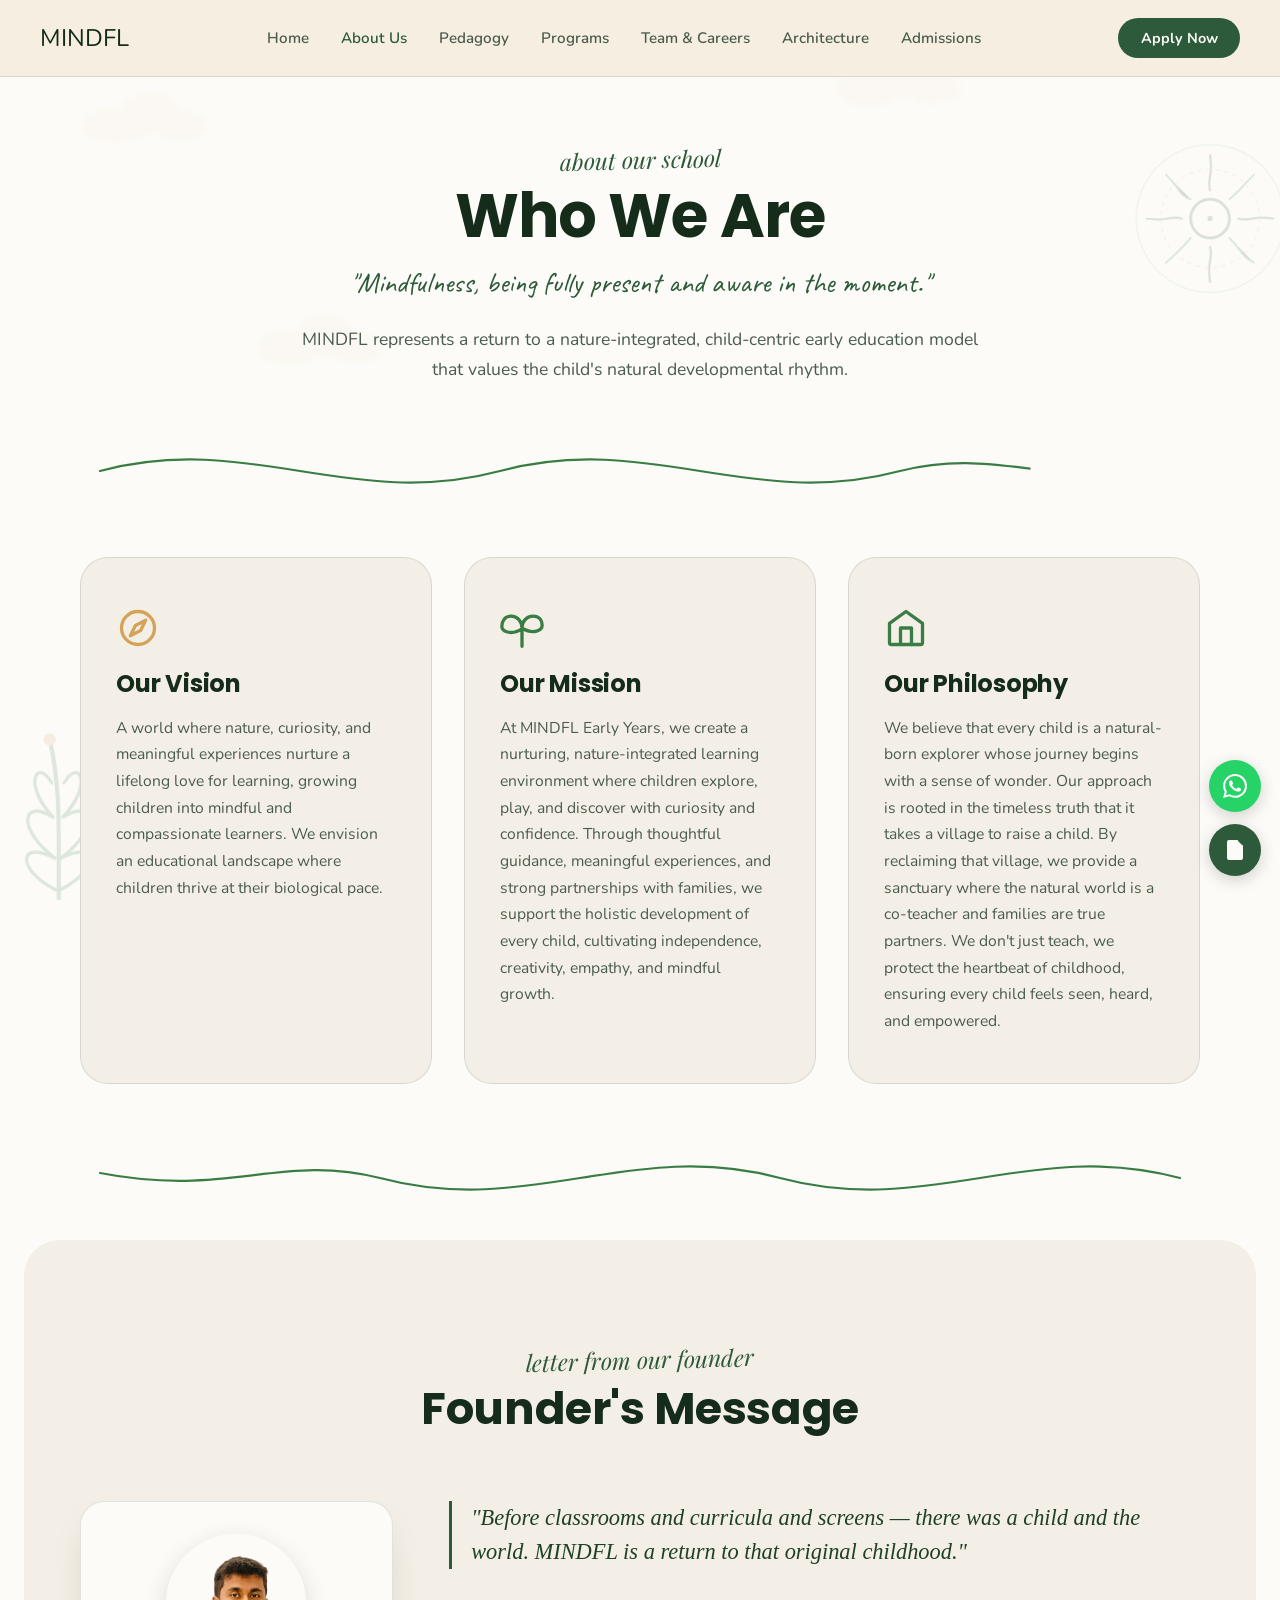
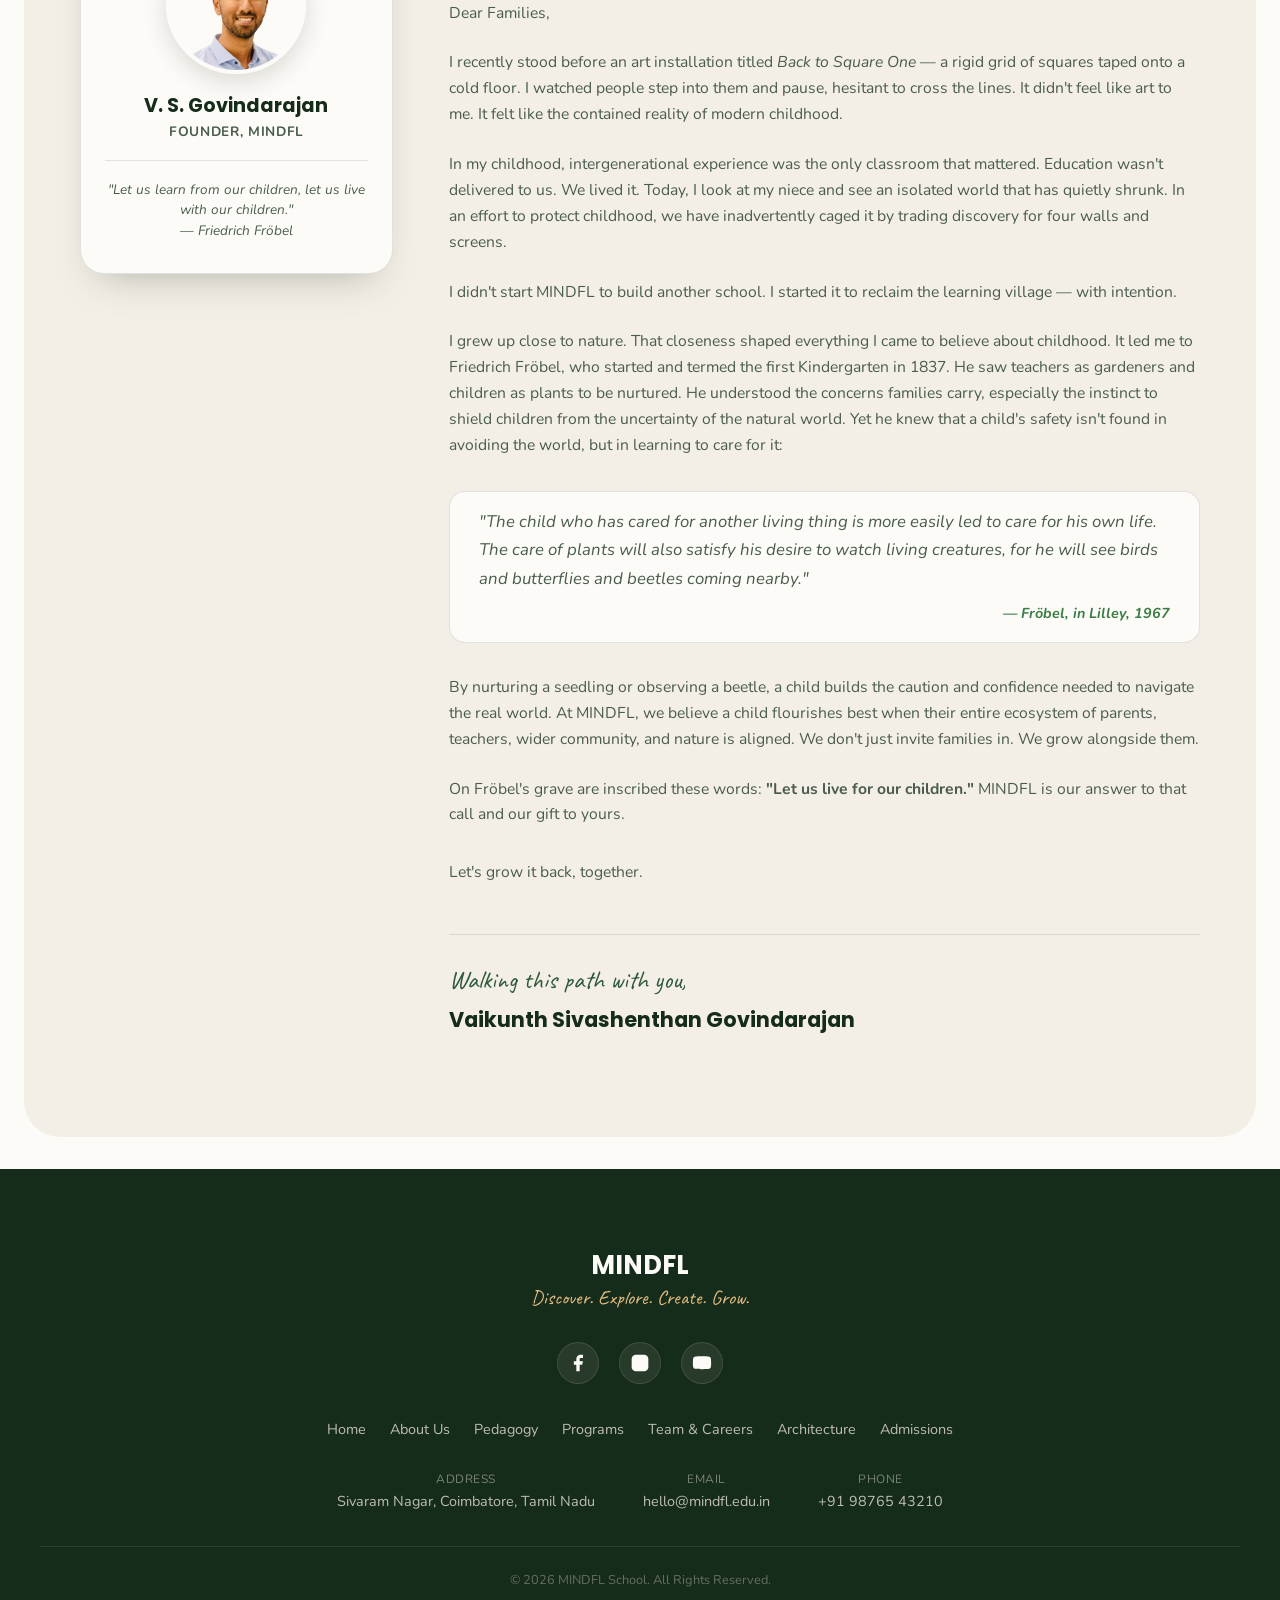
<file: about.html>
<!DOCTYPE html>
<html lang="en">
<head>
  <meta charset="UTF-8">
  <meta name="viewport" content="width=device-width, initial-scale=1.0">
  <meta name="description" content="Discover MINDFL's vision, mission, and core philosophy, along with a personal message from our founder, Vaikunth Sivashenthan Govindarajan.">
  <title>About Us — MINDFL School</title>
  <link rel="stylesheet" href="index.css?v=1.9">
</head>
<body>

  <!-- Static Texture -->
  <div style="position:fixed; inset:0; z-index:500; pointer-events:none; filter:url(#noiseFilter); opacity:0.045;"></div>

  <!-- Ambient Background Layer -->
  <div id="garden-layer"></div>

  <!-- Navigation -->
  <nav>
    <a href="index.html" class="brand"><span class="dot"></span>MINDFL</a>
    <ul class="nav-links">
      <li><a href="index.html">Home</a></li>
      <li><a href="about.html" class="active">About Us</a></li>
      <li><a href="why-mindfl.html">Pedagogy</a></li>
      <li><a href="programs.html">Programs</a></li>
      <li><a href="team.html">Team &amp; Careers</a></li>
      <li><a href="architecture.html">Architecture</a></li>
      <li><a href="admissions.html">Admissions</a></li>
    </ul>
    <a href="admissions.html" class="nav-cta">Apply Now</a>
    <button class="menu-btn" aria-label="Toggle menu">
      <span></span>
      <span></span>
      <span></span>
    </button>
  </nav>

  <div class="wrap">
    
    <!-- Page Header -->
    <section style="padding-top: 9rem; padding-bottom: 3.5rem; text-align: center;" class="reveal-on-scroll">
      <div class="inner">
        <span class="eyebrow">about our school</span>
        <h1 style="font-size: clamp(2.2rem, 5vw, 3.8rem); margin-bottom: 0.8rem;">Who We Are</h1>
        <div style="font-family: 'Caveat', cursive; font-size: 1.8rem; color: var(--clay); margin: 0.5rem auto 1.5rem;">
          "Mindfulness, being fully present and aware in the moment."
        </div>
        <p style="max-width: 680px; margin: 0 auto; font-size: 1.1rem; line-height: 1.7;">
          MINDFL represents a return to a nature-integrated, child-centric early education model that values the child's natural developmental rhythm.
        </p>
      </div>
    </section>

    <!-- Vine Divider -->
    <svg class="vine-divider" viewBox="0 0 1080 60"><path class="vine-path" d="M0,30 C150,-10 250,70 400,30 C550,-10 650,70 800,30 C900,5 950,50 1080,25"/></svg>

    <!-- Vision, Mission & Philosophy Cards -->
    <section class="reveal-on-scroll" style="padding-top: 3.5rem; padding-bottom: 4rem;">
      <div class="inner grid-fit-320">
        
        <div style="background: var(--paper-deep); border-radius: 28px; padding: 3rem 2.2rem; border: 1px solid var(--cream-line);">
          <div style="margin-bottom: 0.8rem;">
            <svg class="flat-icon gold" viewBox="0 0 24 24"><circle cx="12" cy="12" r="9"/><path d="M16.2 7.8l-2.8 5.6-5.6 2.8 2.8-5.6 5.6-2.8z"/></svg>
          </div>
          <h2 style="font-size: 1.5rem; color: var(--forest-deep); margin-bottom: 1rem;">Our Vision</h2>
          <p style="font-size: 0.98rem; line-height: 1.7; color: var(--ink-soft); margin: 0;">
            A world where nature, curiosity, and meaningful experiences nurture a lifelong love for learning, growing children into mindful and compassionate learners. We envision an educational landscape where children thrive at their biological pace.
          </p>
        </div>

        <div style="background: var(--paper-deep); border-radius: 28px; padding: 3rem 2.2rem; border: 1px solid var(--cream-line);">
          <div style="margin-bottom: 0.8rem;">
            <svg class="flat-icon green" viewBox="0 0 24 24"><path d="M12 22V12m0 0c0-3.5 2.5-6.5 6-6.5s5 2.5 5 5-4.5 5.5-11 1.5zm0 0c0-3.5-2.5-6.5-6-6.5S1 8.5 1 11s4.5 5.5 11 1.5z"/></svg>
          </div>
          <h2 style="font-size: 1.5rem; color: var(--forest-deep); margin-bottom: 1rem;">Our Mission</h2>
          <p style="font-size: 0.98rem; line-height: 1.7; color: var(--ink-soft); margin: 0;">
            At MINDFL Early Years, we create a nurturing, nature-integrated learning environment where children explore, play, and discover with curiosity and confidence. Through thoughtful guidance, meaningful experiences, and strong partnerships with families, we support the holistic development of every child, cultivating independence, creativity, empathy, and mindful growth.
          </p>
        </div>

        <div style="background: var(--paper-deep); border-radius: 28px; padding: 3rem 2.2rem; border: 1px solid var(--cream-line);">
          <div style="margin-bottom: 0.8rem;">
            <svg class="flat-icon rose" viewBox="0 0 24 24"><path d="M3 9.5L12 3l9 6.5V20a1 1 0 0 1-1 1H4a1 1 0 0 1-1-1V9.5z"/><path d="M9 21V12h6v9"/></svg>
          </div>
          <h2 style="font-size: 1.5rem; color: var(--forest-deep); margin-bottom: 1rem;">Our Philosophy</h2>
          <p style="font-size: 0.98rem; line-height: 1.7; color: var(--ink-soft); margin: 0;">
            We believe that every child is a natural-born explorer whose journey begins with a sense of wonder. Our approach is rooted in the timeless truth that it takes a village to raise a child. By reclaiming that village, we provide a sanctuary where the natural world is a co-teacher and families are true partners. We don't just teach, we protect the heartbeat of childhood, ensuring every child feels seen, heard, and empowered.
          </p>
        </div>

      </div>
    </section>

    <!-- Vine Divider -->
    <svg class="vine-divider" viewBox="0 0 1080 60"><path class="vine-path" d="M1080,30 C930,-10 830,70 680,30 C530,-10 430,70 280,30 C180,5 130,50 0,25"/></svg>

    <!-- Founder's Message -->
    <section class="reveal-on-scroll" style="background: var(--paper-deep); border-radius: 36px; margin: 2rem 1.5rem; padding: 6.5rem 2.5rem;">
      <div class="inner">
        <div style="text-align: center; margin-bottom: 4rem;">
          <span class="eyebrow">letter from our founder</span>
          <h2 style="font-size: clamp(2rem, 3.8vw, 2.8rem);">Founder's Message</h2>
        </div>

        <div class="grid-founder">
          <!-- Left: Portrait details / Froebel grave quote -->
          <div style="position: sticky; top: 100px;">
            <div style="background: var(--paper); padding: 2rem 1.5rem; border-radius: 24px; border: 1px solid var(--cream-line); text-align: center; box-shadow: var(--shadow);">
              <div style="width: 140px; height: 140px; margin: 0 auto 1.2rem; border-radius: 50%; overflow: hidden; border: 4px solid var(--paper); box-shadow: 0 8px 24px rgba(43,36,22,0.15);">
                <img src="downloads/founder.png" onerror="if(!this.dataset.retry){this.dataset.retry=1;this.src='founder.png';}" alt="V. S. Govindarajan — Founder, MINDFL" style="width: 100%; height: 100%; object-fit: cover; object-position: top center;">
              </div>
              <h3 style="font-size: 1.2rem; color: var(--forest-deep); margin-bottom: 0.2rem;">V. S. Govindarajan</h3>
              <span style="font-size: 0.85rem; text-transform: uppercase; letter-spacing: 0.05em; color: var(--ink-soft); font-weight: 700; display: block; margin-bottom: 1.2rem;">Founder, MINDFL</span>
              <p style="font-size: 0.85rem; line-height: 1.5; color: var(--ink-soft); font-style: italic; border-top: 1px solid var(--cream-line); padding-top: 1.2rem; margin: 0;">
                "Let us learn from our children, let us live with our children."<br>— Friedrich Fröbel
              </p>
            </div>
          </div>

          <!-- Right: Letter content -->
          <div style="font-size: 1.05rem; line-height: 1.8; color: var(--ink);">
            
            <p style="font-family: 'Fraunces', serif; font-style: italic; font-size: 1.4rem; color: var(--clay-deep); line-height: 1.5; margin-bottom: 2rem; border-left: 3px solid var(--clay); padding-left: 1.2rem;">
              "Before classrooms and curricula and screens — there was a child and the world. MINDFL is a return to that original childhood."
            </p>

            <p style="margin-bottom: 1.5rem;">Dear Families,</p>

            <p style="margin-bottom: 1.5rem;">
              I recently stood before an art installation titled <em>Back to Square One</em> — a rigid grid of squares taped onto a cold floor. I watched people step into them and pause, hesitant to cross the lines. It didn't feel like art to me. It felt like the contained reality of modern childhood.
            </p>

            <p style="margin-bottom: 1.5rem;">
              In my childhood, intergenerational experience was the only classroom that mattered. Education wasn't delivered to us. We lived it. Today, I look at my niece and see an isolated world that has quietly shrunk. In an effort to protect childhood, we have inadvertently caged it by trading discovery for four walls and screens.
            </p>

            <p style="margin-bottom: 1.5rem;">
              I didn't start MINDFL to build another school. I started it to reclaim the learning village — with intention.
            </p>

            <p style="margin-bottom: 1.5rem;">
              I grew up close to nature. That closeness shaped everything I came to believe about childhood. It led me to Friedrich Fröbel, who started and termed the first Kindergarten in 1837. He saw teachers as gardeners and children as plants to be nurtured. He understood the concerns families carry, especially the instinct to shield children from the uncertainty of the natural world. Yet he knew that a child's safety isn't found in avoiding the world, but in learning to care for it:
            </p>

            <blockquote style="margin: 2rem 0; padding: 1rem 1.8rem; background: var(--paper); border-radius: 16px; font-style: italic; border-left: 4.5px stroke var(--moss); border: 1px solid var(--cream-line); color: var(--ink-soft); line-height: 1.7;">
              "The child who has cared for another living thing is more easily led to care for his own life. The care of plants will also satisfy his desire to watch living creatures, for he will see birds and butterflies and beetles coming nearby." <span style="display: block; margin-top: 0.5rem; text-align: right; font-size: 0.9rem; font-weight: 700; color: var(--moss);">— Fröbel, in Lilley, 1967</span>
            </blockquote>

            <p style="margin-bottom: 1.5rem;">
              By nurturing a seedling or observing a beetle, a child builds the caution and confidence needed to navigate the real world. At MINDFL, we believe a child flourishes best when their entire ecosystem of parents, teachers, wider community, and nature is aligned. We don't just invite families in. We grow alongside them.
            </p>

            <p style="margin-bottom: 2rem;">
              On Fröbel's grave are inscribed these words: <strong>"Let us live for our children."</strong> MINDFL is our answer to that call and our gift to yours.
            </p>

            <p style="margin-bottom: 2rem;">Let's grow it back, together.</p>

            <div style="margin-top: 3rem; border-top: 1px solid var(--cream-line); padding-top: 1.5rem;">
              <p style="margin: 0; font-family: 'Caveat', cursive; font-size: 1.6rem; color: var(--clay);">Walking this path with you,</p>
              <h4 style="font-size: 1.3rem; margin-top: 0.3rem;">Vaikunth Sivashenthan Govindarajan</h4>
            </div>

          </div>
        </div>
      </div>
    </section>

  </div>

  <!-- Footer -->
  <footer>
    <h3>MINDFL</h3>
    <div class="tagline">Discover. Explore. Create. Grow.</div>
    <div class="footer-socials">
      <a href="#" aria-label="Facebook">
        <svg viewBox="0 0 24 24"><path d="M18 2h-3a5 5 0 0 0-5 5v3H7v4h3v8h4v-8h3l1-4h-4V7a1 1 0 0 1 1-1h3z"/></svg>
      </a>
      <a href="#" aria-label="Instagram">
        <svg viewBox="0 0 24 24"><rect x="2" y="2" width="20" height="20" rx="5" ry="5"/><path d="M16 11.37A4 4 0 1 1 12.63 8 4 4 0 0 1 16 11.37zM17.5 6.5h.01"/></svg>
      </a>
      <a href="#" aria-label="YouTube">
        <svg viewBox="0 0 24 24"><path d="M22.54 6.42a2.78 2.78 0 0 0-1.95-1.96C18.88 4 12 4 12 4s-6.88 0-8.59.46a2.78 2.78 0 0 0-1.95 1.96A29 29 0 0 0 1 11.75a29 29 0 0 0 .46 5.33 2.78 2.78 0 0 0 1.95 1.96C5.12 19.5 12 19.5 12 19.5s6.88 0 8.59-.46a2.78 2.78 0 0 0 1.95-1.96 29 29 0 0 0 .46-5.33 29 29 0 0 0-.46-5.33z"/><polygon points="9.75 15.02 15.5 11.75 9.75 8.48 9.75 15.02"/></svg>
      </a>
    </div>
    <div class="footer-links">
      <a href="index.html">Home</a>
      <a href="about.html">About Us</a>
      <a href="why-mindfl.html">Pedagogy</a>
      <a href="programs.html">Programs</a>
      <a href="team.html">Team &amp; Careers</a>
      <a href="architecture.html">Architecture</a>
      <a href="admissions.html">Admissions</a>
    </div>
    <div class="contact-row">
      <div>
        <span>Address</span>
        Sivaram Nagar, Coimbatore, Tamil Nadu
      </div>
      <div>
        <span>Email</span>
        hello@mindfl.edu.in
      </div>
      <div>
        <span>Phone</span>
        +91 98765 43210
      </div>
    </div>
    <div class="fine">© 2026 MINDFL School. All Rights Reserved.</div>
  </footer>

  <script src="index.js?v=1.9"></script>
</body>
</html>
</file>
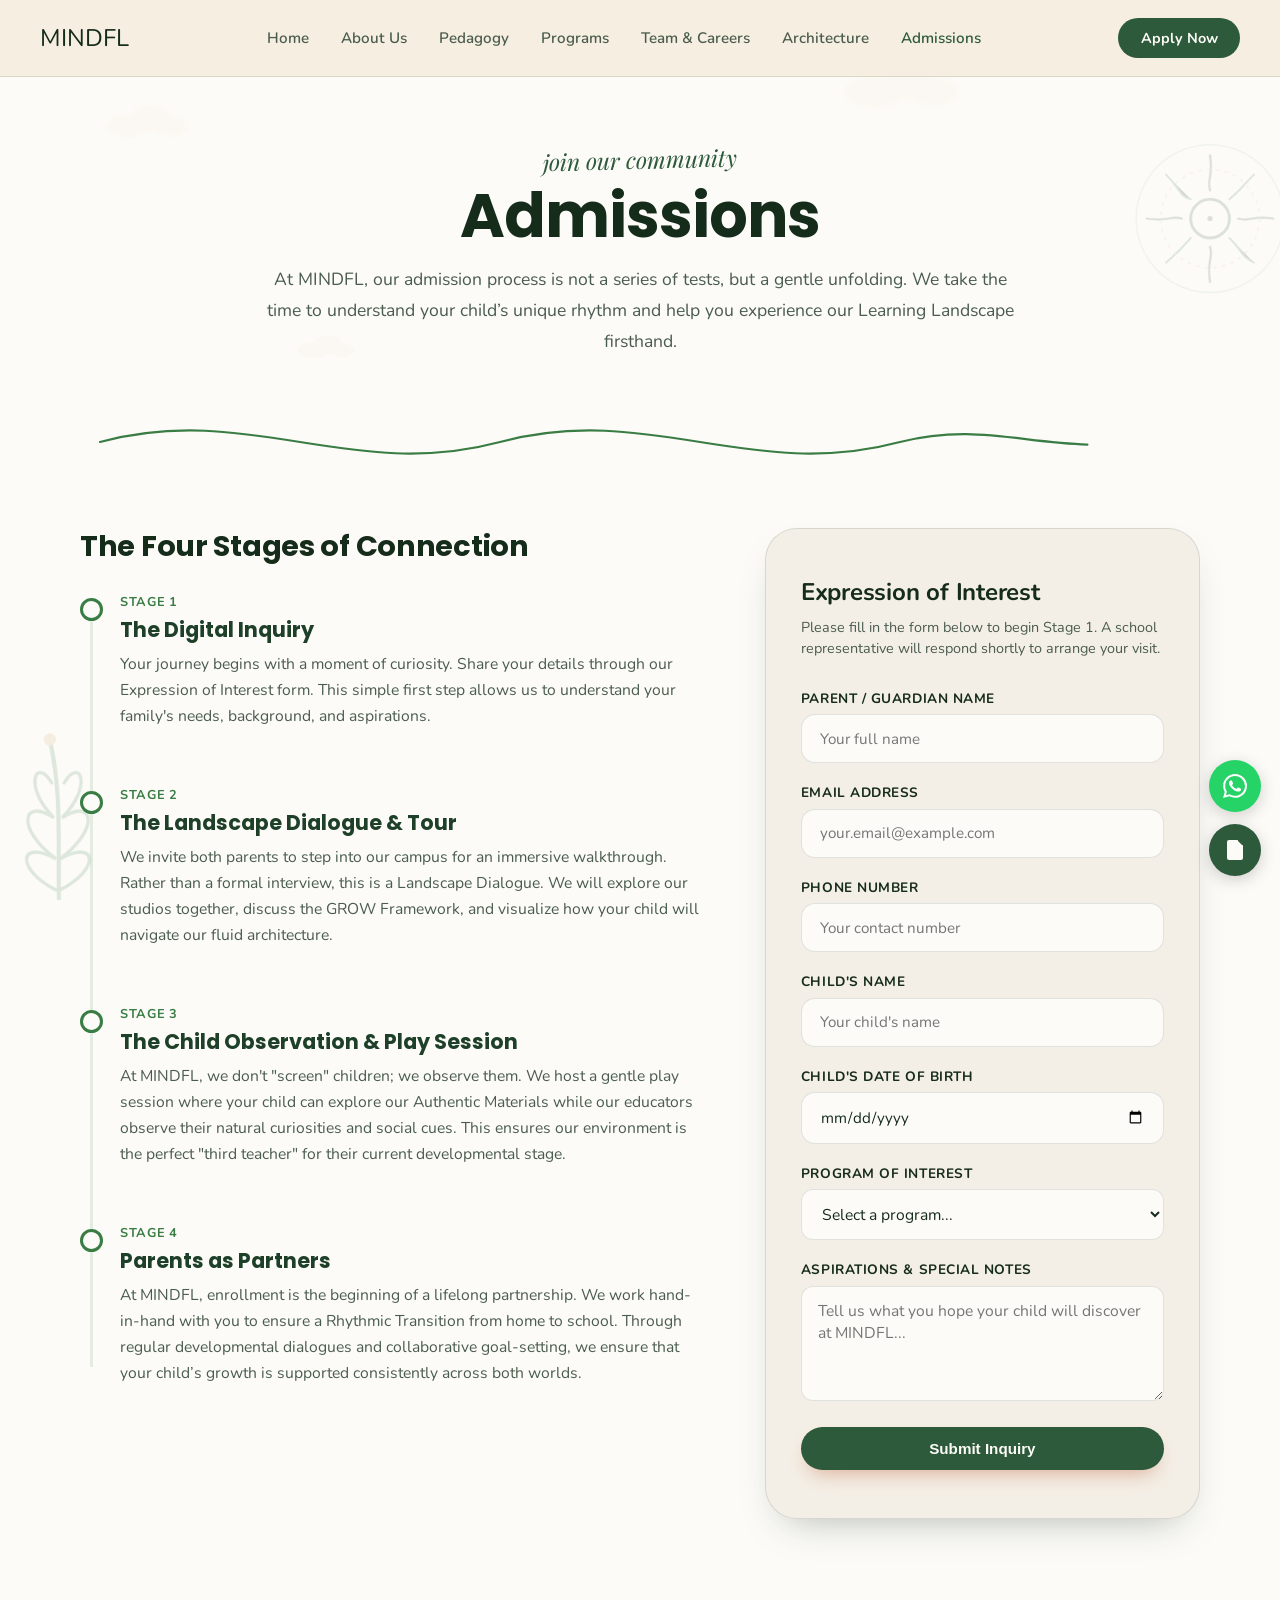
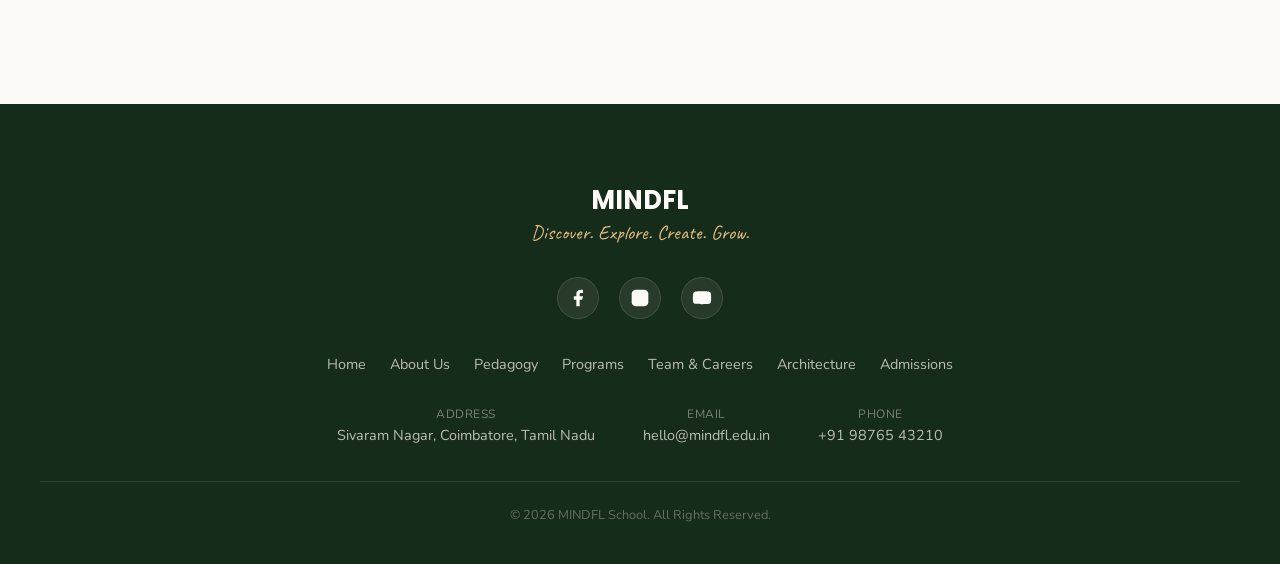
<file: admissions.html>
<!DOCTYPE html>
<html lang="en">
<head>
  <meta charset="UTF-8">
  <meta name="viewport" content="width=device-width, initial-scale=1.0">
  <meta name="description" content="Learn about our 4-stage admission process at MINDFL. Submit your digital Expression of Interest inquiry form.">
  <title>Admissions — MINDFL School</title>
  <link rel="stylesheet" href="index.css?v=1.9">
  <style>
    /* Timeline Layout */
    .timeline-layout {
      display: grid;
      grid-template-columns: 1.3fr 0.9fr;
      gap: 3.5rem;
      align-items: start;
      margin-bottom: 5rem;
    }

    /* Vertical Timeline */
    .timeline {
      position: relative;
      padding-left: 2.5rem;
      margin-top: 1.5rem;
    }
    .timeline::before {
      content: "";
      position: absolute;
      top: 10px;
      left: 10px;
      bottom: 20px;
      width: 3px;
      background: var(--moss-light);
    }
    .timeline-item {
      position: relative;
      margin-bottom: 3.5rem;
    }
    .timeline-item:last-child {
      margin-bottom: 0;
    }
    .timeline-marker {
      position: absolute;
      top: 5px;
      left: -2.5rem;
      width: 23px;
      height: 23px;
      background: var(--paper);
      border: 3.5px solid var(--moss);
      border-radius: 50%;
      z-index: 5;
      display: flex;
      align-items: center;
      justify-content: center;
      transition: var(--transition);
    }
    .timeline-item:hover .timeline-marker {
      background: var(--clay);
      border-color: var(--clay);
    }
    .timeline-num {
      font-size: 0.8rem;
      font-weight: 700;
      color: var(--moss);
      text-transform: uppercase;
      letter-spacing: 0.05em;
      display: block;
      margin-bottom: 0.3rem;
    }

    /* Inquiry Card Form */
    .inquiry-card {
      background: var(--paper-deep);
      border-radius: 32px;
      padding: 3rem 2.2rem;
      border: 1px solid var(--cream-line);
      box-shadow: var(--shadow);
      position: sticky;
      top: 100px;
    }
    .form-group {
      margin-bottom: 1.25rem;
    }
    .form-group label {
      display: block;
      font-weight: 700;
      font-size: 0.85rem;
      color: var(--forest-deep);
      margin-bottom: 0.4rem;
      text-transform: uppercase;
      letter-spacing: 0.04em;
    }
    .form-group input,
    .form-group select,
    .form-group textarea {
      width: 100%;
      background: var(--paper);
      border: 1px solid var(--cream-line);
      border-radius: 12px;
      padding: 0.8rem 1rem;
      font-family: inherit;
      font-size: 0.98rem;
      color: var(--ink);
      transition: var(--transition);
      outline: none;
    }
    .form-group input:focus,
    .form-group select:focus,
    .form-group textarea:focus {
      border-color: var(--moss);
      box-shadow: 0 0 0 3px var(--moss-light);
    }

    @media (max-width: 900px) {
      .timeline-layout {
        grid-template-columns: 1fr;
        gap: 3.5rem;
      }
      .inquiry-card {
        position: static;
      }
    }
  </style>
</head>
<body>

  <!-- Static Texture -->
  <div style="position:fixed; inset:0; z-index:500; pointer-events:none; filter:url(#noiseFilter); opacity:0.045;"></div>

  <!-- Ambient Background Layer -->
  <div id="garden-layer"></div>

  <!-- Navigation -->
  <nav>
    <a href="index.html" class="brand"><span class="dot"></span>MINDFL</a>
    <ul class="nav-links">
      <li><a href="index.html">Home</a></li>
      <li><a href="about.html">About Us</a></li>
      <li><a href="why-mindfl.html">Pedagogy</a></li>
      <li><a href="programs.html">Programs</a></li>
      <li><a href="team.html">Team &amp; Careers</a></li>
      <li><a href="architecture.html">Architecture</a></li>
      <li><a href="admissions.html" class="active">Admissions</a></li>
    </ul>
    <a href="admissions.html" class="nav-cta">Apply Now</a>
    <button class="menu-btn" aria-label="Toggle menu">
      <span></span>
      <span></span>
      <span></span>
    </button>
  </nav>

  <div class="wrap">
    
    <!-- Page Header -->
    <section style="padding-top: 9rem; padding-bottom: 3.5rem; text-align: center;" class="reveal-on-scroll">
      <div class="inner">
        <span class="eyebrow">join our community</span>
        <h1 style="font-size: clamp(2.2rem, 5vw, 3.8rem); margin-bottom: 0.8rem;">Admissions</h1>
        <p style="max-width: 760px; margin: 0 auto; font-size: 1.1rem; line-height: 1.75;">
          At MINDFL, our admission process is not a series of tests, but a gentle unfolding. We take the time to understand your child’s unique rhythm and help you experience our Learning Landscape firsthand.
        </p>
      </div>
    </section>

    <!-- Vine Divider -->
    <svg class="vine-divider" viewBox="0 0 1080 60"><path class="vine-path" d="M0,30 C150,-10 250,70 400,30 C550,-10 650,70 800,30 C900,5 950,50 1080,25"/></svg>

    <!-- Timeline & Form Layout -->
    <section class="reveal-on-scroll" style="padding-top: 3.5rem;">
      <div class="inner">
        
        <div class="timeline-layout">
          
          <!-- Left: Timeline of 4 connection stages -->
          <div>
            <h2 style="font-size: 1.8rem; color: var(--forest-deep); margin-bottom: 1.8rem;">The Four Stages of Connection</h2>
            
            <div class="timeline">
              
              <div class="timeline-item reveal-on-scroll">
                <div class="timeline-marker"></div>
                <span class="timeline-num">Stage 1</span>
                <h3 style="font-size: 1.3rem; color: var(--clay-deep); margin-bottom: 0.6rem;">The Digital Inquiry</h3>
                <p style="font-size: 0.98rem; line-height: 1.65; color: var(--ink-soft); margin: 0;">
                  Your journey begins with a moment of curiosity. Share your details through our Expression of Interest form. This simple first step allows us to understand your family's needs, background, and aspirations.
                </p>
              </div>

              <div class="timeline-item reveal-on-scroll">
                <div class="timeline-marker"></div>
                <span class="timeline-num">Stage 2</span>
                <h3 style="font-size: 1.3rem; color: var(--clay-deep); margin-bottom: 0.6rem;">The Landscape Dialogue &amp; Tour</h3>
                <p style="font-size: 0.98rem; line-height: 1.65; color: var(--ink-soft); margin: 0;">
                  We invite both parents to step into our campus for an immersive walkthrough. Rather than a formal interview, this is a Landscape Dialogue. We will explore our studios together, discuss the GROW Framework, and visualize how your child will navigate our fluid architecture.
                </p>
              </div>

              <div class="timeline-item reveal-on-scroll">
                <div class="timeline-marker"></div>
                <span class="timeline-num">Stage 3</span>
                <h3 style="font-size: 1.3rem; color: var(--clay-deep); margin-bottom: 0.6rem;">The Child Observation &amp; Play Session</h3>
                <p style="font-size: 0.98rem; line-height: 1.65; color: var(--ink-soft); margin: 0;">
                  At MINDFL, we don't "screen" children; we observe them. We host a gentle play session where your child can explore our Authentic Materials while our educators observe their natural curiosities and social cues. This ensures our environment is the perfect "third teacher" for their current developmental stage.
                </p>
              </div>

              <div class="timeline-item reveal-on-scroll">
                <div class="timeline-marker"></div>
                <span class="timeline-num">Stage 4</span>
                <h3 style="font-size: 1.3rem; color: var(--clay-deep); margin-bottom: 0.6rem;">Parents as Partners</h3>
                <p style="font-size: 0.98rem; line-height: 1.65; color: var(--ink-soft); margin: 0;">
                  At MINDFL, enrollment is the beginning of a lifelong partnership. We work hand-in-hand with you to ensure a Rhythmic Transition from home to school. Through regular developmental dialogues and collaborative goal-setting, we ensure that your child’s growth is supported consistently across both worlds.
                </p>
              </div>

            </div>
          </div>

          <!-- Right: Digital Inquiry Form -->
          <div>
            <div class="inquiry-card">
              <h2 style="font-size: 1.5rem; color: var(--forest-deep); margin-bottom: 0.6rem; font-family: inherit; font-weight: 700;">Expression of Interest</h2>
              <p style="font-size: 0.9rem; color: var(--ink-soft); margin-bottom: 1.8rem; line-height: 1.5;">
                Please fill in the form below to begin Stage 1. A school representative will respond shortly to arrange your visit.
              </p>

              <form id="inquiry-form">
                <div class="form-group">
                  <label for="p-name">Parent / Guardian Name</label>
                  <input type="text" id="p-name" required placeholder="Your full name">
                </div>
                <div class="form-group">
                  <label for="p-email">Email Address</label>
                  <input type="email" id="p-email" required placeholder="your.email@example.com">
                </div>
                <div class="form-group">
                  <label for="p-phone">Phone Number</label>
                  <input type="tel" id="p-phone" required placeholder="Your contact number">
                </div>
                <div class="form-group">
                  <label for="c-name">Child's Name</label>
                  <input type="text" id="c-name" required placeholder="Your child's name">
                </div>
                <div class="form-group">
                  <label for="c-dob">Child's Date of Birth</label>
                  <input type="date" id="c-dob" required>
                </div>
                <div class="form-group">
                  <label for="program-select">Program of Interest</label>
                  <select id="program-select" required>
                    <option value="" disabled selected>Select a program...</option>
                    <option value="toddler">Parent-Toddler (6-24 Months)</option>
                    <option value="sprouts">Sprouts (2-3 Years)</option>
                    <option value="seedlings">Seedlings (3-4 Years)</option>
                    <option value="buds">Buds (4-5 Years)</option>
                    <option value="blossoms">Blossoms (5-6 Years)</option>
                  </select>
                </div>
                <div class="form-group">
                  <label for="p-notes">Aspirations &amp; Special Notes</label>
                  <textarea id="p-notes" rows="4" placeholder="Tell us what you hope your child will discover at MINDFL..."></textarea>
                </div>
                <button type="submit" class="btn-primary" style="width: 100%; text-align: center;">Submit Inquiry</button>
              </form>
            </div>
          </div>

        </div>

      </div>
    </section>

  </div>

  <!-- Footer -->
  <footer>
    <h3>MINDFL</h3>
    <div class="tagline">Discover. Explore. Create. Grow.</div>
    <div class="footer-socials">
      <a href="#" aria-label="Facebook">
        <svg viewBox="0 0 24 24"><path d="M18 2h-3a5 5 0 0 0-5 5v3H7v4h3v8h4v-8h3l1-4h-4V7a1 1 0 0 1 1-1h3z"/></svg>
      </a>
      <a href="#" aria-label="Instagram">
        <svg viewBox="0 0 24 24"><rect x="2" y="2" width="20" height="20" rx="5" ry="5"/><path d="M16 11.37A4 4 0 1 1 12.63 8 4 4 0 0 1 16 11.37zM17.5 6.5h.01"/></svg>
      </a>
      <a href="#" aria-label="YouTube">
        <svg viewBox="0 0 24 24"><path d="M22.54 6.42a2.78 2.78 0 0 0-1.95-1.96C18.88 4 12 4 12 4s-6.88 0-8.59.46a2.78 2.78 0 0 0-1.95 1.96A29 29 0 0 0 1 11.75a29 29 0 0 0 .46 5.33 2.78 2.78 0 0 0 1.95 1.96C5.12 19.5 12 19.5 12 19.5s6.88 0 8.59-.46a2.78 2.78 0 0 0 1.95-1.96 29 29 0 0 0 .46-5.33 29 29 0 0 0-.46-5.33z"/><polygon points="9.75 15.02 15.5 11.75 9.75 8.48 9.75 15.02"/></svg>
      </a>
    </div>
    <div class="footer-links">
      <a href="index.html">Home</a>
      <a href="about.html">About Us</a>
      <a href="why-mindfl.html">Pedagogy</a>
      <a href="programs.html">Programs</a>
      <a href="team.html">Team &amp; Careers</a>
      <a href="architecture.html">Architecture</a>
      <a href="admissions.html">Admissions</a>
    </div>
    <div class="contact-row">
      <div>
        <span>Address</span>
        Sivaram Nagar, Coimbatore, Tamil Nadu
      </div>
      <div>
        <span>Email</span>
        hello@mindfl.edu.in
      </div>
      <div>
        <span>Phone</span>
        +91 98765 43210
      </div>
    </div>
    <div class="fine">© 2026 MINDFL School. All Rights Reserved.</div>
  </footer>

  <script src="index.js?v=1.9"></script>
</body>
</html>
</file>
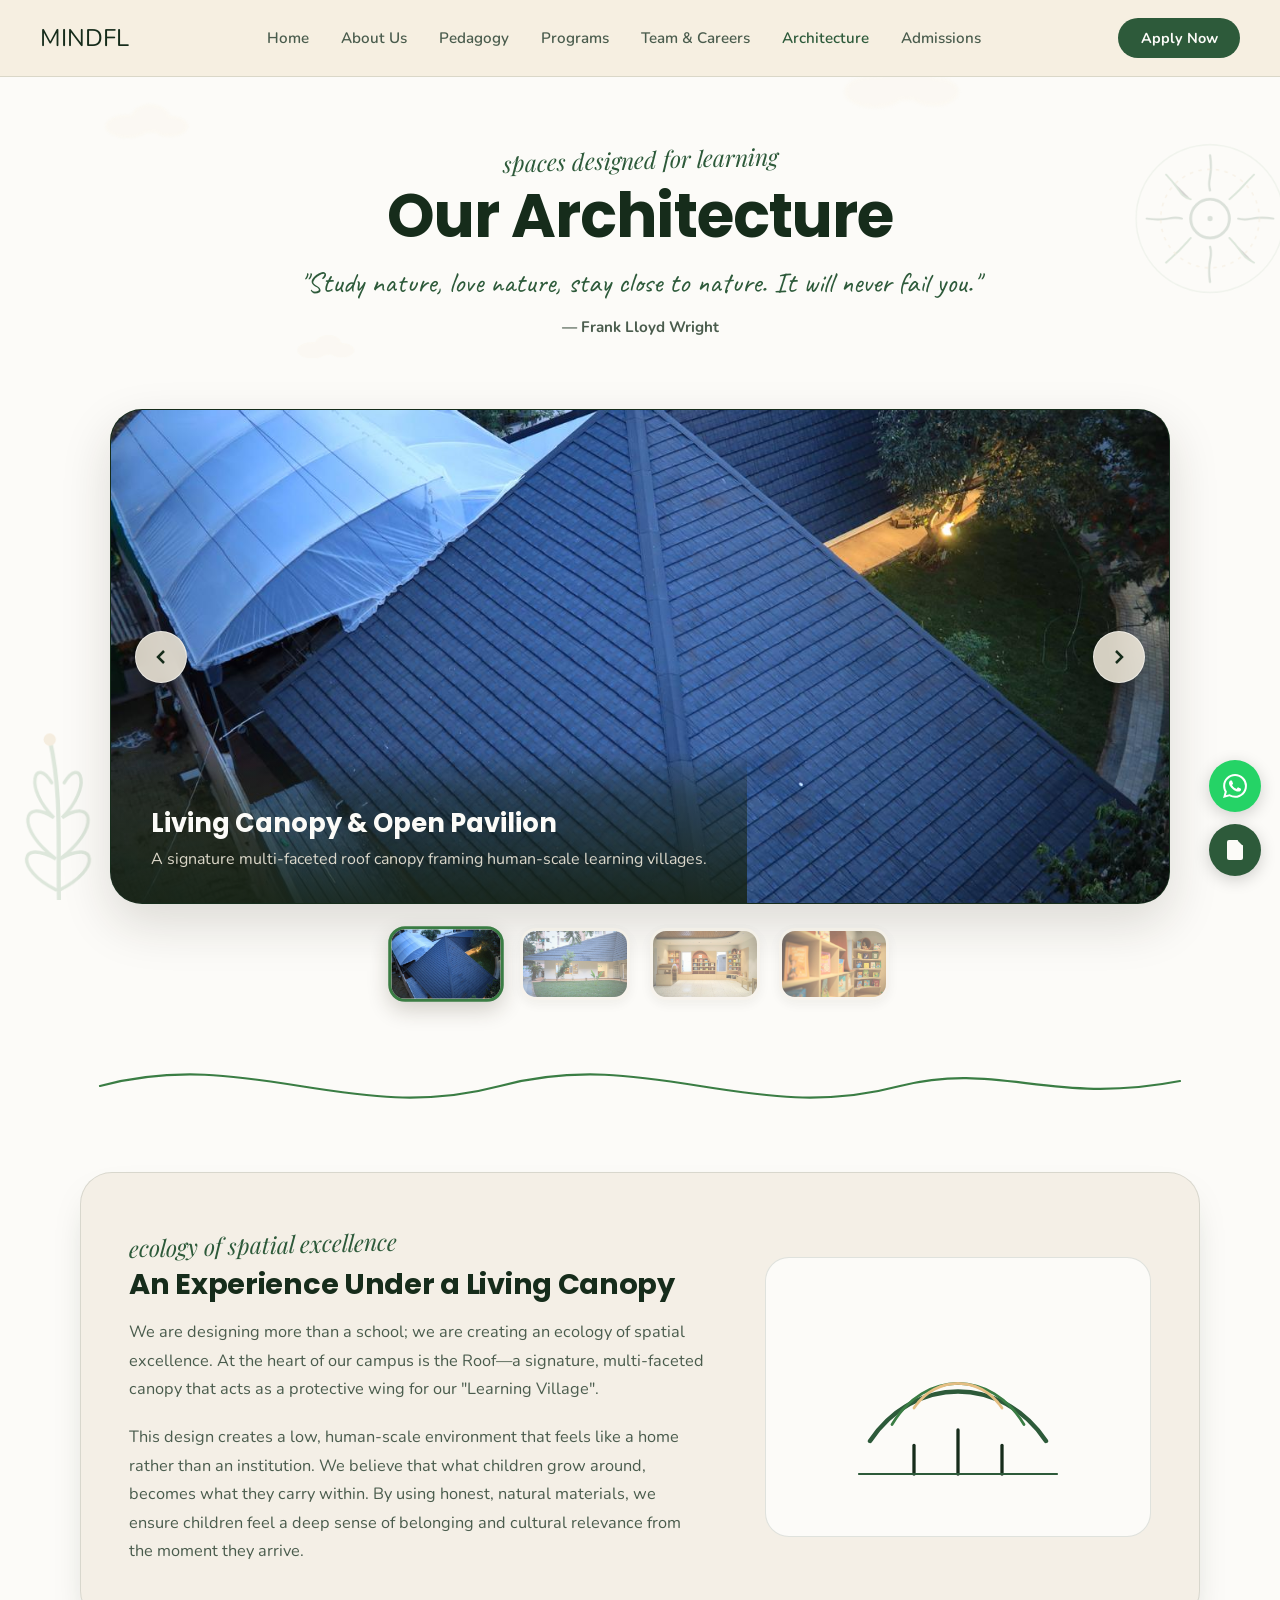
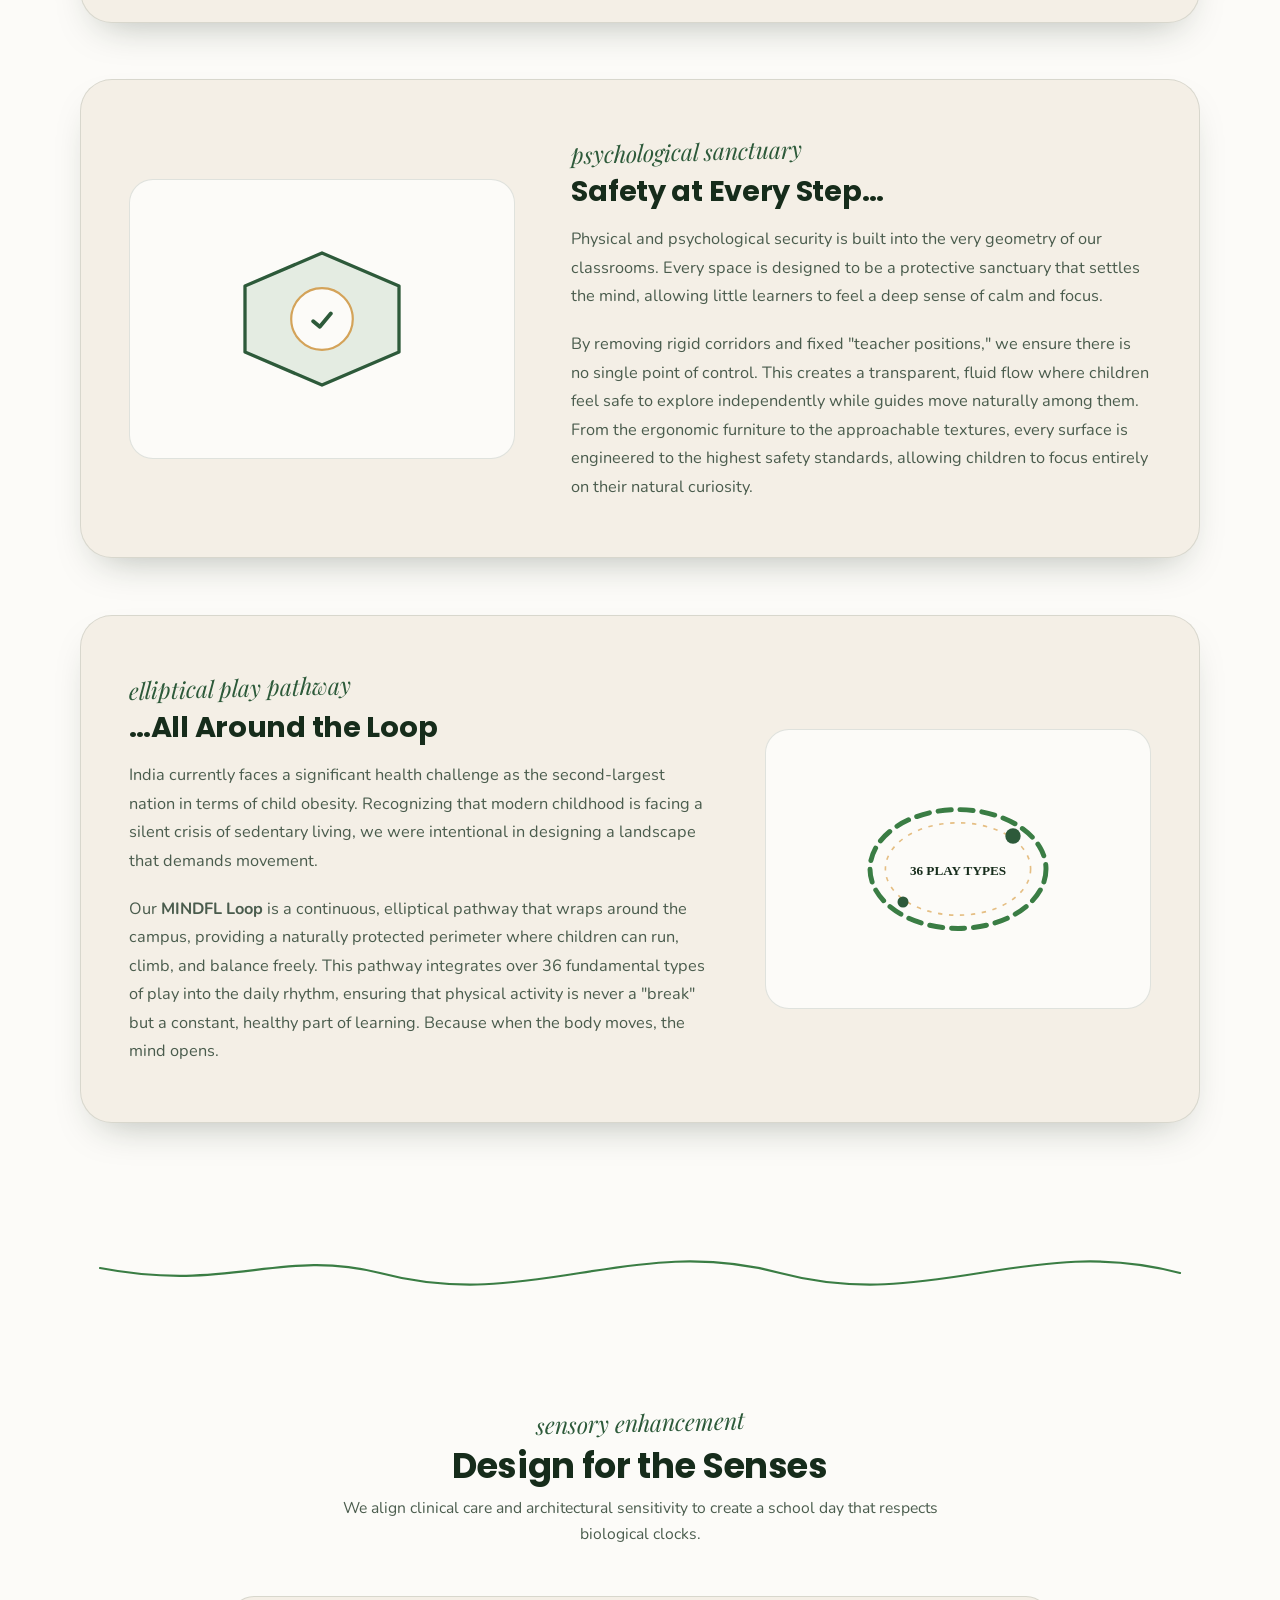
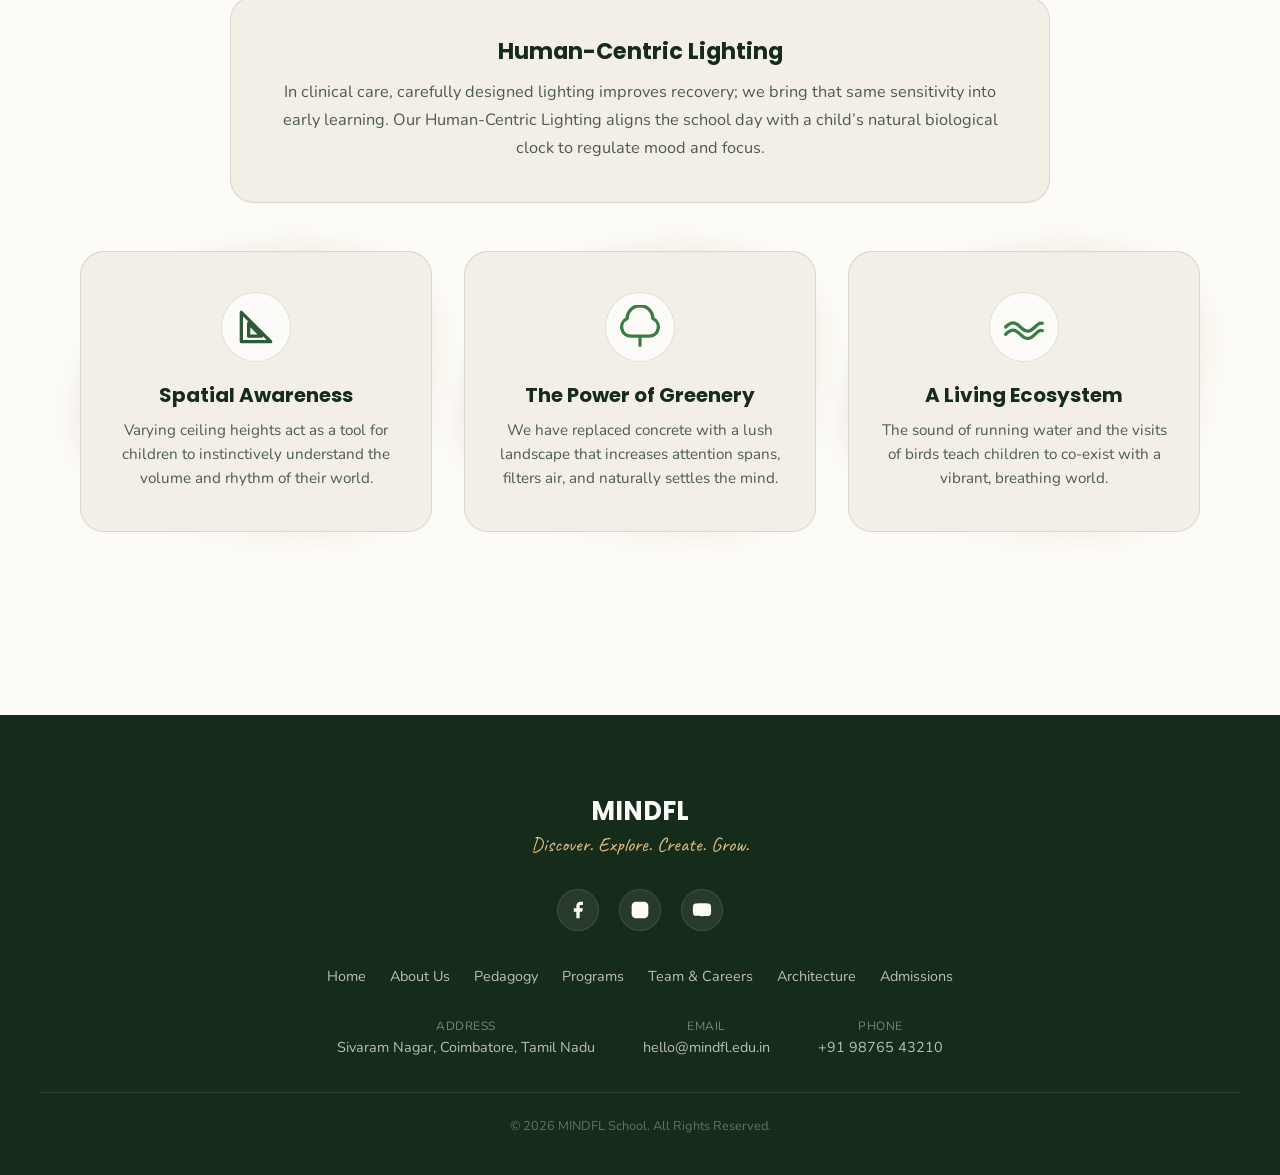
<file: architecture.html>
<!DOCTYPE html>
<html lang="en">
<head>
  <meta charset="UTF-8">
  <meta name="viewport" content="width=device-width, initial-scale=1.0">
  <meta name="description" content="Discover MINDFL's sustainable, nature-integrated architecture. Explore the Living Canopy, the Elliptical Loop, and our design for the senses.">
  <title>Architecture — MINDFL School</title>
  <link rel="stylesheet" href="index.css?v=1.9">
  <style>
    /* Architecture layouts */
    .arch-card {
      background: var(--paper-deep);
      border: 1px solid var(--cream-line);
      border-radius: 32px;
      padding: 3.5rem 3rem;
      box-shadow: var(--shadow);
      margin-bottom: 3.5rem;
    }
    .arch-grid-two {
      display: grid;
      grid-template-columns: 1.2fr 0.8fr;
      gap: 3.5rem;
      align-items: center;
    }
    .arch-grid-reverse {
      display: grid;
      grid-template-columns: 0.8fr 1.2fr;
      gap: 3.5rem;
      align-items: center;
    }
    .graphic-box {
      background: var(--paper);
      border: 1px solid var(--cream-line);
      border-radius: 24px;
      height: 280px;
      display: flex;
      align-items: center;
      justify-content: center;
      position: relative;
      overflow: hidden;
    }
    
    /* Senses Grid */
    .senses-grid {
      display: grid;
      grid-template-columns: repeat(auto-fit, minmax(260px, 1fr));
      gap: 2rem;
      margin-top: 3rem;
    }
    .sense-card {
      background: var(--paper-deep);
      border: 1px solid var(--cream-line);
      border-radius: 24px;
      padding: 2.5rem 2rem;
      text-align: center;
      transition: var(--transition);
    }
    .sense-card:hover {
      transform: translateY(-5px);
      box-shadow: var(--shadow);
    }
    .sense-icon {
      width: 80px;
      height: 80px;
      background: var(--paper);
      border-radius: 50%;
      border: 1px solid var(--cream-line);
      display: flex;
      align-items: center;
      justify-content: center;
      font-size: 2.2rem;
      margin: 0 auto 1.5rem;
    }

    @media (max-width: 900px) {
      .arch-grid-two, .arch-grid-reverse {
        grid-template-columns: 1fr;
        gap: 2rem;
      }
      .arch-card {
        padding: 2.5rem 1.8rem;
      }
      .graphic-box {
        height: 200px;
      }
    }
  </style>
</head>
<body>

  <!-- Static Texture -->
  <div style="position:fixed; inset:0; z-index:500; pointer-events:none; filter:url(#noiseFilter); opacity:0.045;"></div>

  <!-- Ambient Background Layer -->
  <div id="garden-layer"></div>

  <!-- Navigation -->
  <nav>
    <a href="index.html" class="brand"><span class="dot"></span>MINDFL</a>
    <ul class="nav-links">
      <li><a href="index.html">Home</a></li>
      <li><a href="about.html">About Us</a></li>
      <li><a href="why-mindfl.html">Pedagogy</a></li>
      <li><a href="programs.html">Programs</a></li>
      <li><a href="team.html">Team &amp; Careers</a></li>
      <li><a href="architecture.html" class="active">Architecture</a></li>
      <li><a href="admissions.html">Admissions</a></li>
    </ul>
    <a href="admissions.html" class="nav-cta">Apply Now</a>
    <button class="menu-btn" aria-label="Toggle menu">
      <span></span>
      <span></span>
      <span></span>
    </button>
  </nav>

  <div class="wrap">
    
    <!-- Page Header -->
    <section style="padding-top: 9rem; padding-bottom: 3.5rem; text-align: center;" class="reveal-on-scroll">
      <div class="inner">
        <span class="eyebrow">spaces designed for learning</span>
        <h1 style="font-size: clamp(2.2rem, 5vw, 3.8rem); margin-bottom: 0.8rem;">Our Architecture</h1>
        <div style="font-family: 'Caveat', cursive; font-size: 1.8rem; color: var(--clay); margin: 0.5rem auto 1.5rem;">
          "Study nature, love nature, stay close to nature. It will never fail you."
        </div>
        <span style="font-size: 0.95rem; font-weight: 700; color: var(--ink-soft); display: block; margin-top: -0.5rem;">— Frank Lloyd Wright</span>
      </div>
    </section>

    <!-- ARCHITECTURE IMAGE SLIDESHOW SECTION -->
    <section class="reveal-on-scroll" style="padding-top: 1rem; padding-bottom: 3.5rem;">
      <div class="inner">
        <div class="arch-slideshow-container" id="arch-slideshow">
          <div class="arch-slideshow-viewport">
            <div class="arch-slide active" data-index="0">
              <img src="downloads/a1.jpeg" onerror="if(!this.dataset.retry){this.dataset.retry=1;this.src='a1.jpeg';}" alt="MINDFL Architecture 1">
              <div class="arch-slide-caption">
                <h3>Living Canopy &amp; Open Pavilion</h3>
                <p>A signature multi-faceted roof canopy framing human-scale learning villages.</p>
              </div>
            </div>
            <div class="arch-slide" data-index="1">
              <img src="downloads/a2.jpeg" onerror="if(!this.dataset.retry){this.dataset.retry=1;this.src='a2.jpeg';}" alt="MINDFL Architecture 2">
              <div class="arch-slide-caption">
                <h3>Fluid Indoor-Outdoor Connection</h3>
                <p>Seamless transition between outdoor learning gardens and indoor sanctuaries.</p>
              </div>
            </div>
            <div class="arch-slide" data-index="2">
              <img src="downloads/a3.jpeg" onerror="if(!this.dataset.retry){this.dataset.retry=1;this.src='a3.jpeg';}" alt="MINDFL Architecture 3">
              <div class="arch-slide-caption">
                <h3>Elliptical Loop &amp; Play Perimeter</h3>
                <p>Protected movement pathways engineered to nurture physical play and balance.</p>
              </div>
            </div>
            <div class="arch-slide" data-index="3">
              <img src="downloads/a4.jpeg" onerror="if(!this.dataset.retry){this.dataset.retry=1;this.src='a4.jpeg';}" alt="MINDFL Architecture 4">
              <div class="arch-slide-caption">
                <h3>Natural Materiality &amp; Light</h3>
                <p>Honest timber, terracotta, and human-centric light designed for sensory wellbeing.</p>
              </div>
            </div>

            <!-- Arrows -->
            <button class="arch-slide-arrow arch-prev" id="arch-prev" aria-label="Previous Slide">
              <svg width="24" height="24" viewBox="0 0 24 24" fill="none" stroke="currentColor" stroke-width="2.5"><polyline points="15 18 9 12 15 6"/></svg>
            </button>
            <button class="arch-slide-arrow arch-next" id="arch-next" aria-label="Next Slide">
              <svg width="24" height="24" viewBox="0 0 24 24" fill="none" stroke="currentColor" stroke-width="2.5"><polyline points="9 18 15 12 9 6"/></svg>
            </button>
          </div>

          <!-- Thumbnails Preview at Bottom -->
          <div class="arch-thumbnails-wrapper">
            <div class="arch-thumb active" data-index="0">
              <img src="downloads/a1.jpeg" onerror="if(!this.dataset.retry){this.dataset.retry=1;this.src='a1.jpeg';}" alt="Thumb 1">
            </div>
            <div class="arch-thumb" data-index="1">
              <img src="downloads/a2.jpeg" onerror="if(!this.dataset.retry){this.dataset.retry=1;this.src='a2.jpeg';}" alt="Thumb 2">
            </div>
            <div class="arch-thumb" data-index="2">
              <img src="downloads/a3.jpeg" onerror="if(!this.dataset.retry){this.dataset.retry=1;this.src='a3.jpeg';}" alt="Thumb 3">
            </div>
            <div class="arch-thumb" data-index="3">
              <img src="downloads/a4.jpeg" onerror="if(!this.dataset.retry){this.dataset.retry=1;this.src='a4.jpeg';}" alt="Thumb 4">
            </div>
          </div>
        </div>
      </div>
    </section>

    <!-- Vine Divider -->
    <svg class="vine-divider" viewBox="0 0 1080 60"><path class="vine-path" d="M0,30 C150,-10 250,70 400,30 C550,-10 650,70 800,30 C900,5 950,50 1080,25"/></svg>

    <!-- Content Sections -->
    <section style="padding-top: 3.5rem; padding-bottom: 4rem;">
      <div class="inner">
        
        <!-- Section 1: Living Canopy -->
        <div class="arch-card arch-grid-two reveal-on-scroll">
          <div>
            <span class="eyebrow">ecology of spatial excellence</span>
            <h2 style="font-size: 1.8rem; color: var(--forest-deep); margin-bottom: 1rem;">An Experience Under a Living Canopy</h2>
            <p style="font-size: 1.02rem; line-height: 1.75; color: var(--ink-soft); margin-bottom: 1.2rem;">
              We are designing more than a school; we are creating an ecology of spatial excellence. At the heart of our campus is the Roof—a signature, multi-faceted canopy that acts as a protective wing for our "Learning Village".
            </p>
            <p style="font-size: 1.02rem; line-height: 1.75; color: var(--ink-soft); margin: 0;">
              This design creates a low, human-scale environment that feels like a home rather than an institution. We believe that what children grow around, becomes what they carry within. By using honest, natural materials, we ensure children feel a deep sense of belonging and cultural relevance from the moment they arrive.
            </p>
          </div>
          <div class="graphic-box">
            <!-- Canopy SVG Graphic -->
            <svg width="220" height="180" viewBox="0 0 200 160" xmlns="http://www.w3.org/2000/svg">
              <!-- Canopy Wing -->
              <path d="M20 120 C60 60 140 60 180 120" stroke="var(--clay)" stroke-width="4" fill="none" stroke-linecap="round"/>
              <path d="M40 105 C70 55 130 55 160 105" stroke="var(--moss)" stroke-width="2.5" fill="none" stroke-linecap="round"/>
              <path d="M60 90 C80 60 120 60 140 90" stroke="var(--gold-soft)" stroke-width="2.5" fill="none" stroke-linecap="round"/>
              <!-- Pillars -->
              <line x1="60" y1="124" x2="60" y2="150" stroke="var(--forest-deep)" stroke-width="3" stroke-linecap="round"/>
              <line x1="140" y1="124" x2="140" y2="150" stroke="var(--forest-deep)" stroke-width="3" stroke-linecap="round"/>
              <line x1="100" y1="110" x2="100" y2="150" stroke="var(--forest-deep)" stroke-width="3" stroke-linecap="round"/>
              <!-- Ground line -->
              <line x1="10" y1="150" x2="190" y2="150" stroke="var(--forest)" stroke-width="2" stroke-linecap="round"/>
            </svg>
          </div>
        </div>

        <!-- Section 2: Safety at Every Step -->
        <div class="arch-card arch-grid-reverse reveal-on-scroll">
          <div class="graphic-box">
            <!-- Safety SVG Graphic -->
            <svg width="220" height="180" viewBox="0 0 200 160" xmlns="http://www.w3.org/2000/svg">
              <!-- Classroom Sanctuary Hexagon/Shield -->
              <polygon points="100,20 170,50 170,110 100,140 30,110 30,50" stroke="var(--forest)" stroke-width="3" fill="var(--moss-light)" stroke-linejoin="round"/>
              <circle cx="100" cy="80" r="28" fill="var(--paper)" stroke="var(--gold)" stroke-width="2"/>
              <path d="M92 82 L98 87 L108 75" stroke="var(--clay)" stroke-width="3.5" stroke-linecap="round" stroke-linejoin="round" fill="none"/>
            </svg>
          </div>
          <div>
            <span class="eyebrow">psychological sanctuary</span>
            <h2 style="font-size: 1.8rem; color: var(--forest-deep); margin-bottom: 1rem;">Safety at Every Step…</h2>
            <p style="font-size: 1.02rem; line-height: 1.75; color: var(--ink-soft); margin-bottom: 1.2rem;">
              Physical and psychological security is built into the very geometry of our classrooms. Every space is designed to be a protective sanctuary that settles the mind, allowing little learners to feel a deep sense of calm and focus.
            </p>
            <p style="font-size: 1.02rem; line-height: 1.75; color: var(--ink-soft); margin: 0;">
              By removing rigid corridors and fixed "teacher positions," we ensure there is no single point of control. This creates a transparent, fluid flow where children feel safe to explore independently while guides move naturally among them. From the ergonomic furniture to the approachable textures, every surface is engineered to the highest safety standards, allowing children to focus entirely on their natural curiosity.
            </p>
          </div>
        </div>

        <!-- Section 3: The Loop -->
        <div class="arch-card arch-grid-two reveal-on-scroll">
          <div>
            <span class="eyebrow">elliptical play pathway</span>
            <h2 style="font-size: 1.8rem; color: var(--forest-deep); margin-bottom: 1rem;">…All Around the Loop</h2>
            <p style="font-size: 1.02rem; line-height: 1.75; color: var(--ink-soft); margin-bottom: 1.2rem;">
              India currently faces a significant health challenge as the second-largest nation in terms of child obesity. Recognizing that modern childhood is facing a silent crisis of sedentary living, we were intentional in designing a landscape that demands movement.
            </p>
            <p style="font-size: 1.02rem; line-height: 1.75; color: var(--ink-soft); margin: 0;">
              Our <strong>MINDFL Loop</strong> is a continuous, elliptical pathway that wraps around the campus, providing a naturally protected perimeter where children can run, climb, and balance freely. This pathway integrates over 36 fundamental types of play into the daily rhythm, ensuring that physical activity is never a "break" but a constant, healthy part of learning. Because when the body moves, the mind opens.
            </p>
          </div>
          <div class="graphic-box">
            <!-- Loop Ellipse SVG Graphic -->
            <svg width="220" height="180" viewBox="0 0 200 160" xmlns="http://www.w3.org/2000/svg" style="animation: spinPulse 8s ease-in-out infinite; transform-origin: center;">
              <!-- Outer Ellipse Loop -->
              <ellipse cx="100" cy="80" rx="80" ry="54" stroke="var(--moss)" stroke-width="4.5" fill="none" stroke-linecap="round" stroke-dasharray="12 8"/>
              <ellipse cx="100" cy="80" rx="66" ry="42" stroke="var(--gold-soft)" stroke-width="1.5" fill="none" stroke-dasharray="4 6"/>
              <!-- Little runner indicator -->
              <circle cx="150" cy="50" r="7" fill="var(--clay)"/>
              <circle cx="50" cy="110" r="5" fill="var(--forest)"/>
              <!-- Central Seal -->
              <text x="100" y="85" text-anchor="middle" font-family="'Fraunces', serif" font-weight="700" font-size="12" fill="var(--forest-deep)">36 PLAY TYPES</text>
            </svg>
            <style>
              @keyframes spinPulse {
                0%, 100% { transform: scale(1) rotate(0deg); }
                50% { transform: scale(1.03) rotate(3deg); }
              }
            </style>
          </div>
        </div>

      </div>
    </section>

    <!-- Vine Divider -->
    <svg class="vine-divider" viewBox="0 0 1080 60"><path class="vine-path" d="M1080,30 C930,-10 830,70 680,30 C530,-10 430,70 280,30 C180,5 130,50 0,25"/></svg>

    <!-- Design for Senses -->
    <section class="reveal-on-scroll" style="margin-bottom: 5rem;">
      <div class="inner">
        <div style="text-align: center; max-width: 600px; margin: 0 auto 3rem;">
          <span class="eyebrow">sensory enhancement</span>
          <h2 style="font-size: 2.2rem;">Design for the Senses</h2>
          <p style="color: var(--ink-soft); margin-top: 0.5rem;">
            We align clinical care and architectural sensitivity to create a school day that respects biological clocks.
          </p>
        </div>

        <!-- Human Centric Lighting Intro -->
        <div style="background: var(--paper-deep); border-radius: 24px; padding: 2.5rem; border: 1px solid var(--cream-line); text-align: center; margin-bottom: 2rem; max-width: 820px; margin-left: auto; margin-right: auto;">
          <h3 style="font-size: 1.4rem; color: var(--forest-deep); margin-bottom: 0.8rem;">Human-Centric Lighting</h3>
          <p style="font-size: 1.02rem; line-height: 1.7; color: var(--ink-soft); margin: 0;">
            In clinical care, carefully designed lighting improves recovery; we bring that same sensitivity into early learning. Our Human-Centric Lighting aligns the school day with a child’s natural biological clock to regulate mood and focus.
          </p>
        </div>

        <div class="senses-grid">
          
          <div class="sense-card">
            <div class="sense-icon-wrap">
              <svg class="flat-icon clay" viewBox="0 0 24 24"><path d="M20 20L4 4v16h16zm-5-3l-7-7v7h7z"/></svg>
            </div>
            <h3 style="font-size: 1.25rem; color: var(--forest-deep); margin-bottom: 0.6rem;">Spatial Awareness</h3>
            <p style="font-size: 0.95rem; line-height: 1.6; color: var(--ink-soft); margin: 0;">
              Varying ceiling heights act as a tool for children to instinctively understand the volume and rhythm of their world.
            </p>
          </div>

          <div class="sense-card">
            <div class="sense-icon-wrap">
              <svg class="flat-icon green" viewBox="0 0 24 24"><path d="M12 22v-5M17 17H7a5 5 0 0 1-2-9.58 6 6 0 1 1 14 0A5 5 0 0 1 17 17z"/></svg>
            </div>
            <h3 style="font-size: 1.25rem; color: var(--forest-deep); margin-bottom: 0.6rem;">The Power of Greenery</h3>
            <p style="font-size: 0.95rem; line-height: 1.6; color: var(--ink-soft); margin: 0;">
              We have replaced concrete with a lush landscape that increases attention spans, filters air, and naturally settles the mind.
            </p>
          </div>

          <div class="sense-card">
            <div class="sense-icon-wrap">
              <svg class="flat-icon rose" viewBox="0 0 24 24"><path d="M2 12c3-3 5-3 8 0s5 3 8 0 3-2 4-2M2 16c3-3 5-3 8 0s5 3 8 0 3-2 4-2"/></svg>
            </div>
            <h3 style="font-size: 1.25rem; color: var(--forest-deep); margin-bottom: 0.6rem;">A Living Ecosystem</h3>
            <p style="font-size: 0.95rem; line-height: 1.6; color: var(--ink-soft); margin: 0;">
              The sound of running water and the visits of birds teach children to co-exist with a vibrant, breathing world.
            </p>
          </div>

        </div>

      </div>
    </section>

  </div>

  <!-- Footer -->
  <footer>
    <h3>MINDFL</h3>
    <div class="tagline">Discover. Explore. Create. Grow.</div>
    <div class="footer-socials">
      <a href="#" aria-label="Facebook">
        <svg viewBox="0 0 24 24"><path d="M18 2h-3a5 5 0 0 0-5 5v3H7v4h3v8h4v-8h3l1-4h-4V7a1 1 0 0 1 1-1h3z"/></svg>
      </a>
      <a href="#" aria-label="Instagram">
        <svg viewBox="0 0 24 24"><rect x="2" y="2" width="20" height="20" rx="5" ry="5"/><path d="M16 11.37A4 4 0 1 1 12.63 8 4 4 0 0 1 16 11.37zM17.5 6.5h.01"/></svg>
      </a>
      <a href="#" aria-label="YouTube">
        <svg viewBox="0 0 24 24"><path d="M22.54 6.42a2.78 2.78 0 0 0-1.95-1.96C18.88 4 12 4 12 4s-6.88 0-8.59.46a2.78 2.78 0 0 0-1.95 1.96A29 29 0 0 0 1 11.75a29 29 0 0 0 .46 5.33 2.78 2.78 0 0 0 1.95 1.96C5.12 19.5 12 19.5 12 19.5s6.88 0 8.59-.46a2.78 2.78 0 0 0 1.95-1.96 29 29 0 0 0 .46-5.33 29 29 0 0 0-.46-5.33z"/><polygon points="9.75 15.02 15.5 11.75 9.75 8.48 9.75 15.02"/></svg>
      </a>
    </div>
    <div class="footer-links">
      <a href="index.html">Home</a>
      <a href="about.html">About Us</a>
      <a href="why-mindfl.html">Pedagogy</a>
      <a href="programs.html">Programs</a>
      <a href="team.html">Team &amp; Careers</a>
      <a href="architecture.html">Architecture</a>
      <a href="admissions.html">Admissions</a>
    </div>
    <div class="contact-row">
      <div>
        <span>Address</span>
        Sivaram Nagar, Coimbatore, Tamil Nadu
      </div>
      <div>
        <span>Email</span>
        hello@mindfl.edu.in
      </div>
      <div>
        <span>Phone</span>
        +91 98765 43210
      </div>
    </div>
    <div class="fine">© 2026 MINDFL School. All Rights Reserved.</div>
  </footer>

  <script src="index.js?v=1.9"></script>
</body>
</html>
</file>
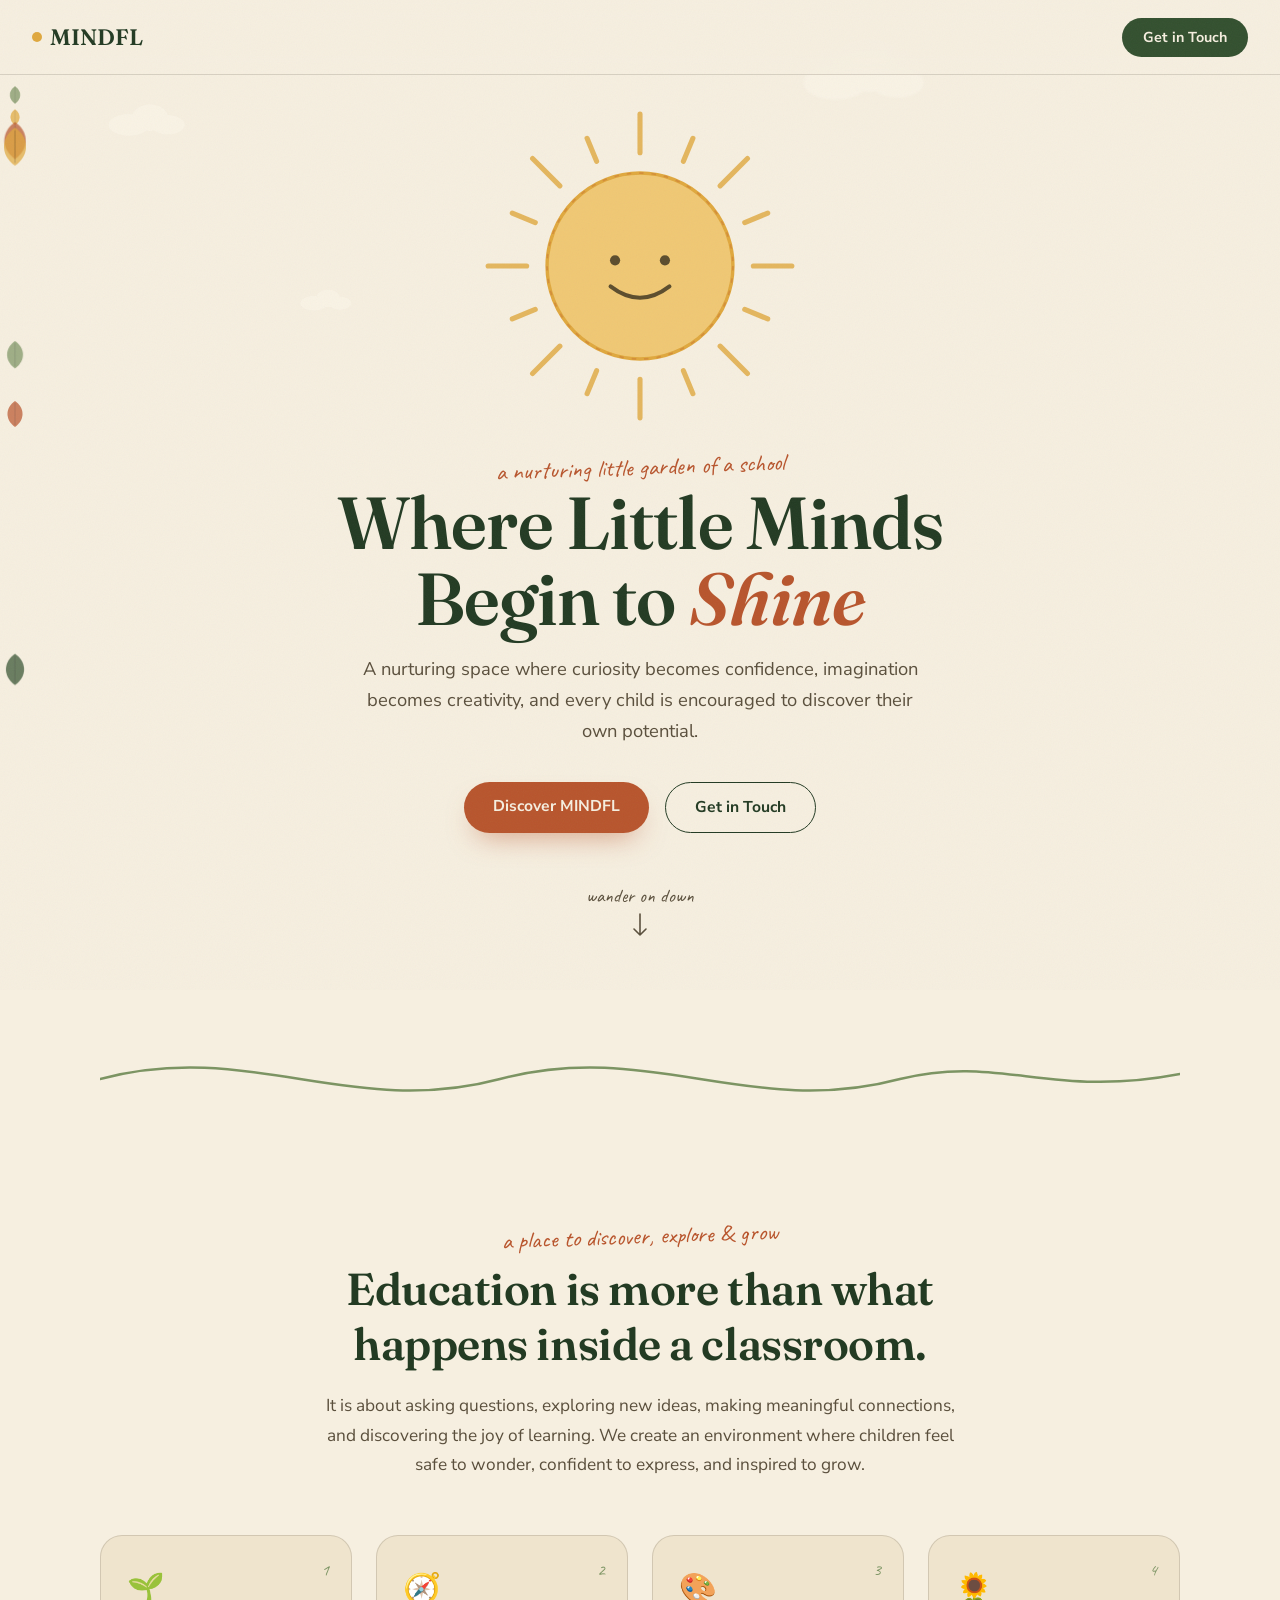
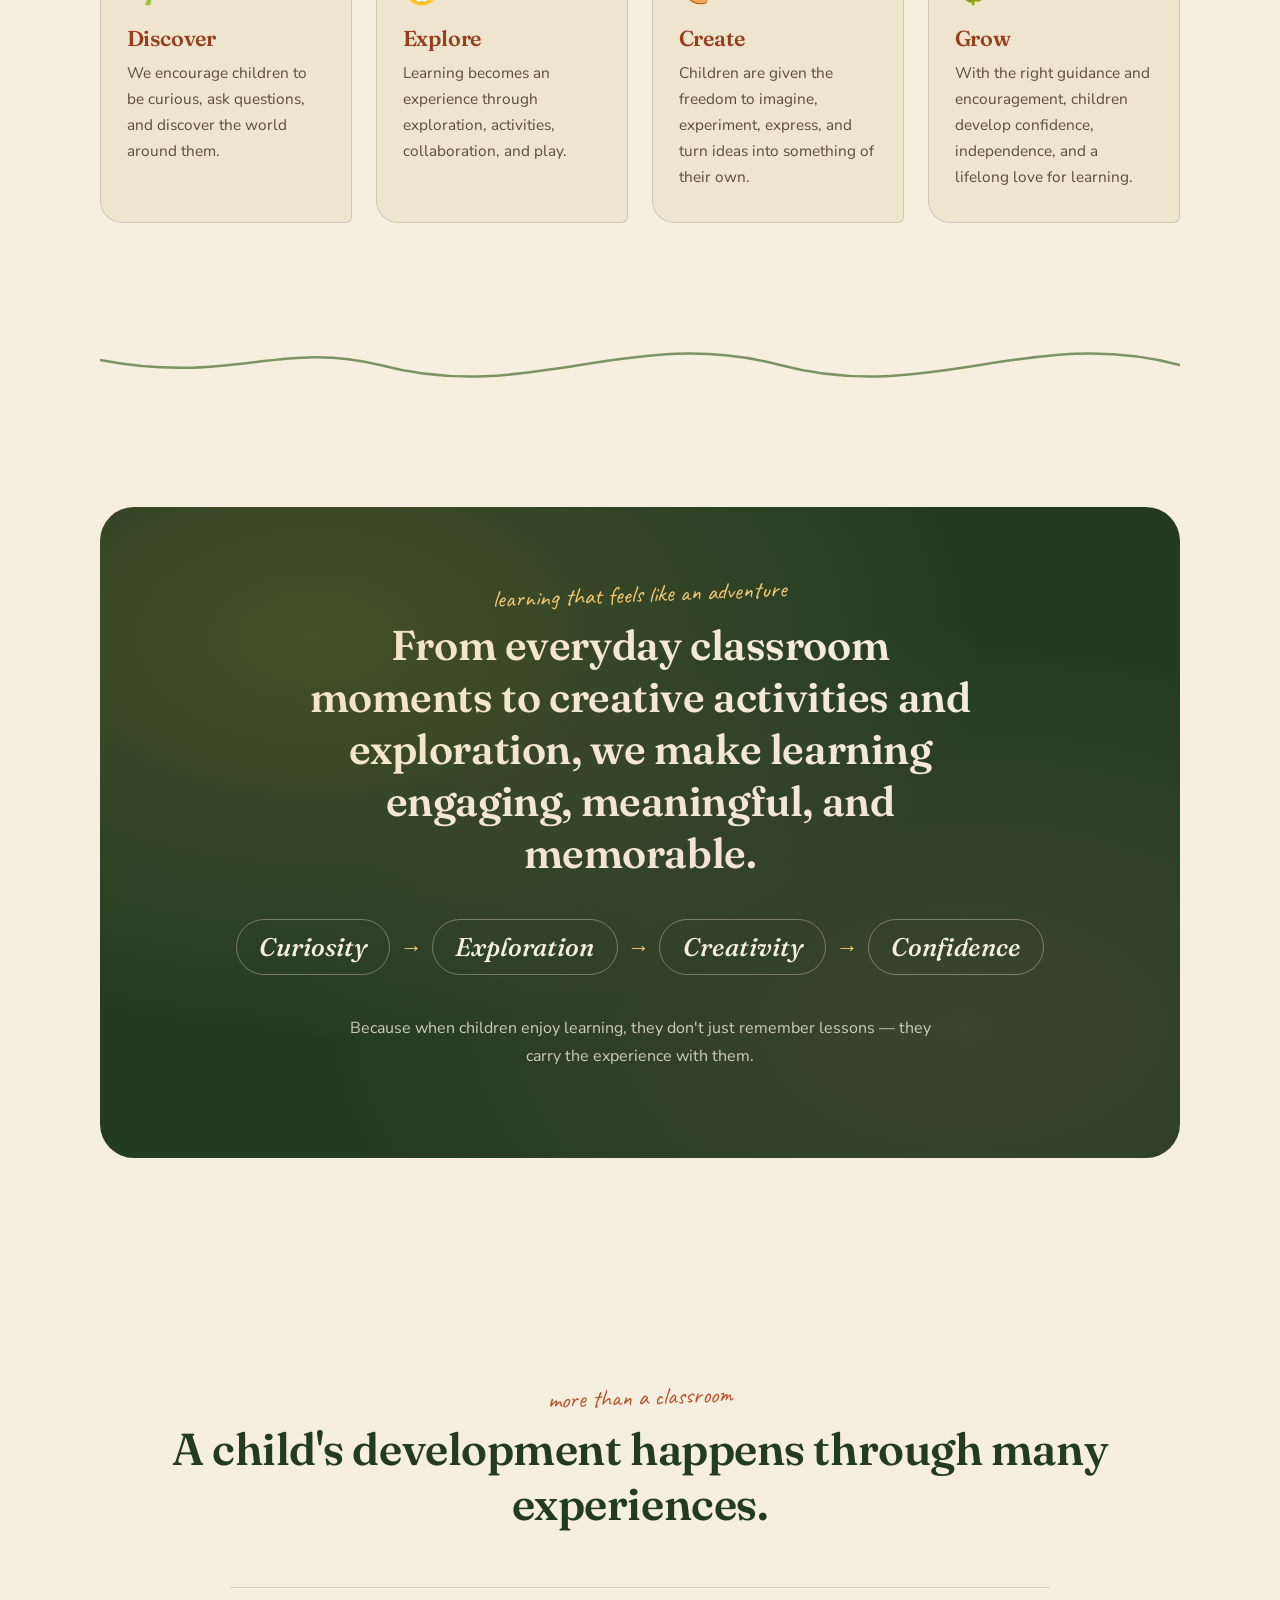
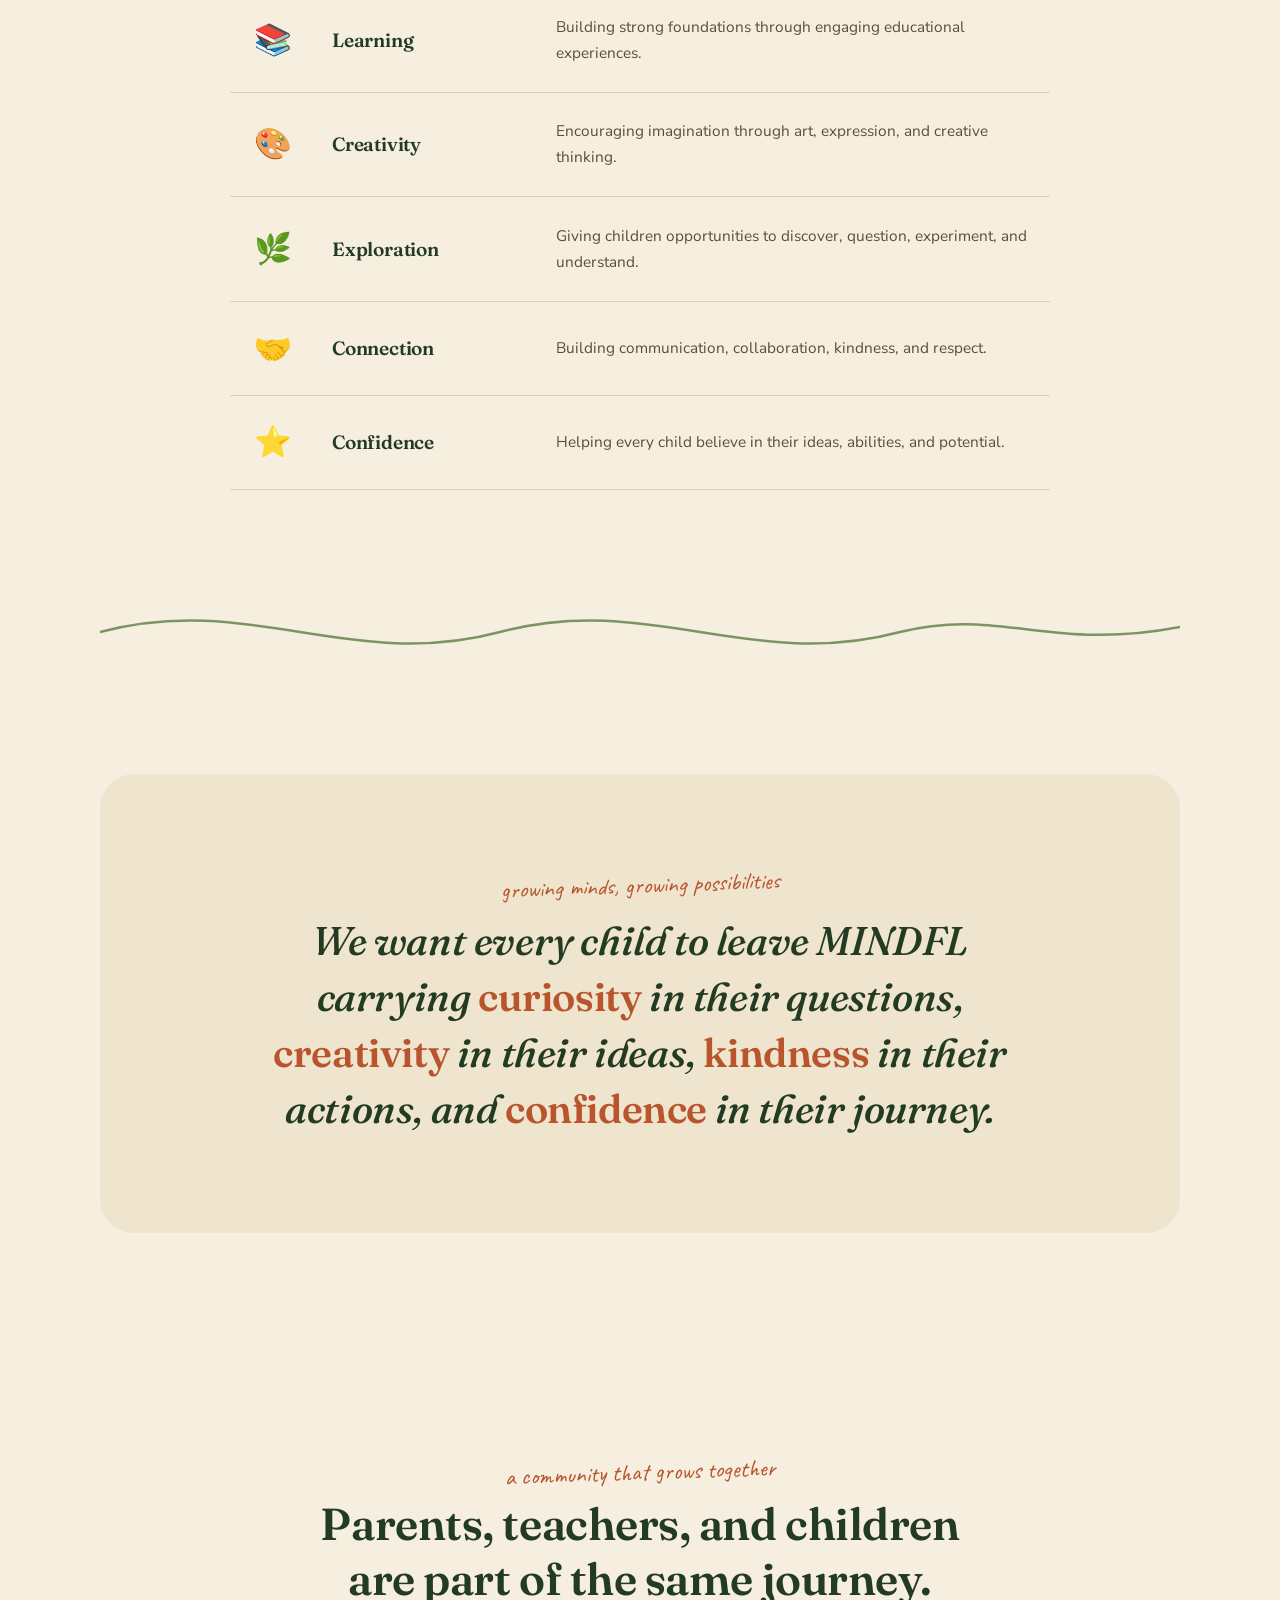
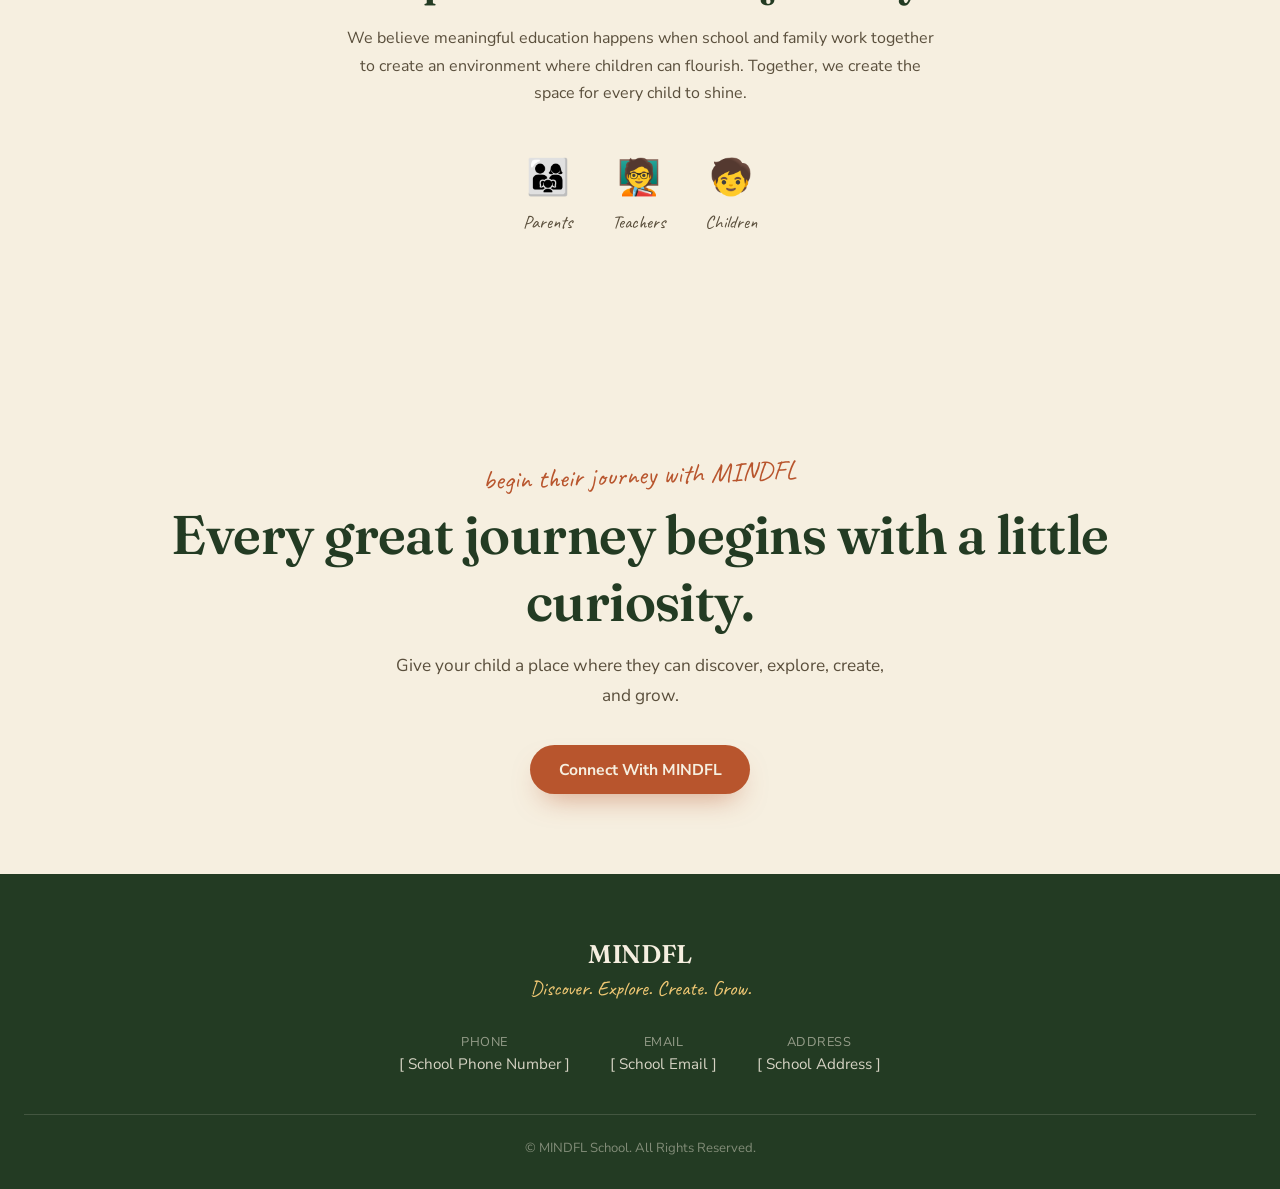
<file: mindfl.html>
<!DOCTYPE html>
<html lang="en">
<head>
<meta charset="UTF-8">
<meta name="viewport" content="width=device-width, initial-scale=1.0">
<title>MINDFL School — Where Little Minds Begin to Shine</title>
<link rel="preconnect" href="https://fonts.googleapis.com">
<link rel="preconnect" href="https://fonts.gstatic.com" crossorigin>
<link href="https://fonts.googleapis.com/css2?family=Fraunces:ital,opsz,wght@0,9..144,300;0,9..144,500;0,9..144,600;1,9..144,500;1,9..144,600&family=Caveat:wght@500;600;700&family=Nunito+Sans:opsz,wght@6..12,400;6..12,500;6..12,600;6..12,700&display=swap" rel="stylesheet">
<style>
  :root{
    --paper:#f6efe0;
    --paper-deep:#efe4cd;
    --forest:#33502f;
    --forest-deep:#233b23;
    --moss:#7c9463;
    --clay:#b8552d;
    --clay-deep:#963f1e;
    --gold:#e0a83e;
    --gold-soft:#f0c874;
    --rose:#c77b63;
    --ink:#2b2416;
    --ink-soft:#5a4f3c;
    --cream-line: rgba(43,36,22,0.15);
    --shadow: 0 18px 40px -20px rgba(43,36,22,0.35);
  }

  *{box-sizing:border-box;}
  html{scroll-behavior:smooth;}
  body{
    margin:0;
    background:var(--paper);
    color:var(--ink);
    font-family:'Nunito Sans', sans-serif;
    overflow-x:hidden;
    position:relative;
  }

  ::selection{ background:var(--gold-soft); color:var(--ink); }

  h1,h2,h3{
    font-family:'Fraunces', serif;
    font-weight:600;
    margin:0;
    color:var(--forest-deep);
    letter-spacing:-0.01em;
  }

  .eyebrow{
    font-family:'Caveat', cursive;
    font-size:1.5rem;
    color:var(--clay);
    display:inline-block;
    transform:rotate(-2deg);
    margin-bottom:0.2rem;
  }

  p{ line-height:1.7; color:var(--ink-soft); }

  a{ color:inherit; }

  /* ---------- paper grain overlay (static) ---------- */
  #grain{
    position:fixed; inset:0;
    pointer-events:none;
    z-index:500;
    opacity:0.05;
    mix-blend-mode:multiply;
  }

  /* ---------- ambient garden layer (fixed, behind content) ---------- */
  #garden-layer{
    position:fixed;
    inset:0;
    z-index:0;
    overflow:hidden;
    pointer-events:none;
  }
  .parallax-el{
    position:absolute;
    will-change:transform;
    transition:transform 0.6s cubic-bezier(.2,.7,.3,1);
  }

  .cloud{
    position:absolute;
    filter:blur(1px);
    opacity:0.55;
  }
  .cloud svg{ display:block; }

  .drift-leaf{
    position:absolute;
    animation-name:driftAcross;
    animation-timing-function:linear;
    animation-iteration-count:infinite;
    opacity:0.85;
  }
  @keyframes driftAcross{
    0%{ transform:translate(-8vw,0) rotate(-10deg); }
    50%{ transform:translate(50vw,-6vh) rotate(25deg); }
    100%{ transform:translate(112vw,4vh) rotate(-15deg); }
  }

  .pollen{
    position:absolute;
    border-radius:50%;
    background:var(--gold-soft);
    opacity:0.5;
    animation:pollenFloat linear infinite;
  }
  @keyframes pollenFloat{
    0%{ transform:translate(0,0); opacity:0; }
    10%{ opacity:0.55; }
    90%{ opacity:0.4; }
    100%{ transform:translate(var(--driftx,20px), -110vh); opacity:0; }
  }

  .butterfly{
    position:absolute;
    animation-name:flutterAcross;
    animation-timing-function:ease-in-out;
    animation-iteration-count:infinite;
    opacity:0;
  }
  .butterfly svg{ animation:wingFlap 0.5s ease-in-out infinite alternate; transform-origin:center; }
  @keyframes wingFlap{ from{ transform:scaleX(1); } to{ transform:scaleX(0.72); } }
  @keyframes flutterAcross{
    0%{ transform:translate(-6vw,20vh) rotate(0deg); opacity:0; }
    8%{ opacity:0.9; }
    30%{ transform:translate(28vw,4vh) rotate(8deg); }
    55%{ transform:translate(55vw,26vh) rotate(-6deg); }
    80%{ transform:translate(85vw,10vh) rotate(6deg); opacity:0.9;}
    100%{ transform:translate(108vw,18vh) rotate(0deg); opacity:0; }
  }

  /* ---------- layout shell ---------- */
  .wrap{ position:relative; z-index:2; }
  section{ position:relative; padding:7rem 1.5rem; }
  .inner{ max-width:1080px; margin:0 auto; }

  /* ---------- nav ---------- */
  nav{
    position:fixed; top:0; left:0; right:0; z-index:100;
    display:flex; align-items:center; justify-content:space-between;
    padding:1.1rem 2rem;
    background:rgba(246,239,224,0.75);
    backdrop-filter:blur(10px);
    border-bottom:1px solid var(--cream-line);
  }
  .brand{ font-family:'Fraunces', serif; font-weight:600; font-size:1.4rem; color:var(--forest-deep); display:flex; align-items:center; gap:0.5rem; }
  .brand .dot{ width:10px; height:10px; border-radius:50%; background:var(--gold); display:inline-block; }
  .nav-cta{
    font-family:'Nunito Sans', sans-serif; font-weight:700; font-size:0.9rem;
    background:var(--forest); color:var(--paper);
    padding:0.6rem 1.3rem; border-radius:100px;
    text-decoration:none;
    box-shadow:var(--shadow);
    transition:transform 0.25s ease, background 0.25s ease;
  }
  .nav-cta:hover{ transform:translateY(-2px); background:var(--forest-deep); }

  /* ---------- hero ---------- */
  .hero{
    min-height:100vh;
    display:flex; flex-direction:column; align-items:center; justify-content:center;
    text-align:center;
    padding-top:6rem;
  }
  .sun-wrap{
    position:relative;
    width:min(46vw, 340px);
    height:min(46vw, 340px);
    margin-bottom:1rem;
  }
  #sun-rays{ animation:sunBreathe 7s ease-in-out infinite; transform-origin:center; }
  @keyframes sunBreathe{
    0%,100%{ transform:scale(1) rotate(0deg); }
    50%{ transform:scale(1.035) rotate(4deg); }
  }
  .hero h1{
    font-size:clamp(2.6rem, 6vw, 4.6rem);
    line-height:1.03;
    margin-bottom:1rem;
  }
  .hero h1 em{
    font-style:italic;
    color:var(--clay);
  }
  .hero .sub{
    max-width:560px;
    font-size:1.15rem;
    margin:0 auto 2.2rem;
  }
  .cta-row{ display:flex; gap:1rem; flex-wrap:wrap; justify-content:center; }
  .btn-primary, .btn-secondary{
    font-family:'Nunito Sans', sans-serif;
    font-weight:700;
    font-size:0.98rem;
    padding:0.85rem 1.8rem;
    border-radius:100px;
    text-decoration:none;
    display:inline-block;
    transition:transform 0.25s ease, box-shadow 0.25s ease;
  }
  .btn-primary{
    background:var(--clay); color:var(--paper);
    box-shadow:0 14px 28px -12px rgba(184,85,45,0.55);
  }
  .btn-primary:hover{ transform:translateY(-3px) rotate(-0.5deg); }
  .btn-secondary{
    background:transparent; color:var(--forest-deep);
    border:1.5px solid var(--forest-deep);
  }
  .btn-secondary:hover{ background:var(--forest-deep); color:var(--paper); transform:translateY(-3px) rotate(0.5deg); }

  .scroll-hint{
    margin-top:3.2rem;
    font-family:'Caveat', cursive;
    font-size:1.2rem;
    color:var(--ink-soft);
    display:flex; flex-direction:column; align-items:center; gap:0.3rem;
  }
  .scroll-hint svg{ animation:bob 1.8s ease-in-out infinite; }
  @keyframes bob{ 0%,100%{ transform:translateY(0);} 50%{ transform:translateY(8px);} }

  /* ---------- vine divider ---------- */
  .vine-divider{
    width:100%;
    max-width:1080px;
    margin:0 auto;
    height:60px;
    display:block;
  }
  .vine-path{
    fill:none;
    stroke:var(--moss);
    stroke-width:2.5;
    stroke-linecap:round;
    stroke-dasharray:1400;
    stroke-dashoffset:1400;
    transition:stroke-dashoffset 1.8s cubic-bezier(.2,.7,.2,1);
  }
  .vine-divider.in-view .vine-path{ stroke-dashoffset:0; }
  .vine-leaf{ opacity:0; transform:scale(0.4); transform-origin:center; transition:opacity 0.6s ease 1.2s, transform 0.6s ease 1.2s; }
  .vine-divider.in-view .vine-leaf{ opacity:1; transform:scale(1); }

  /* ---------- intro ---------- */
  .intro{ text-align:center; }
  .intro h2{ font-size:clamp(2rem,4vw,2.8rem); max-width:720px; margin:0.4rem auto 1.3rem; }
  .intro p{ max-width:640px; margin:0 auto; font-size:1.08rem; }

  /* ---------- journey cards (Discover/Explore/Create/Grow) ---------- */
  .journey-grid{
    display:grid;
    grid-template-columns:repeat(4, 1fr);
    gap:1.5rem;
    margin-top:3.5rem;
  }
  .journey-card{
    background:var(--paper-deep);
    border-radius:22px 22px 6px 22px;
    padding:2rem 1.6rem;
    text-align:left;
    position:relative;
    border:1px solid var(--cream-line);
    opacity:0;
    transform:translateY(26px);
    transition:opacity 0.7s ease, transform 0.7s ease;
  }
  .journey-card.in-view{ opacity:1; transform:translateY(0); }
  .journey-card:nth-child(1){ transition-delay:0.05s; }
  .journey-card:nth-child(2){ transition-delay:0.18s; }
  .journey-card:nth-child(3){ transition-delay:0.31s; }
  .journey-card:nth-child(4){ transition-delay:0.44s; }
  .journey-card .icon{ font-size:1.9rem; margin-bottom:0.9rem; display:inline-block; }
  .journey-card h3{ font-size:1.35rem; margin-bottom:0.5rem; color:var(--clay-deep); }
  .journey-card p{ font-size:0.96rem; margin:0; }
  .journey-card .tag{
    position:absolute; top:1.4rem; right:1.4rem;
    font-family:'Caveat', cursive; font-size:1.05rem; color:var(--moss);
    transform:rotate(4deg);
  }

  /* ---------- adventure flow ---------- */
  .adventure{ text-align:center; background:var(--forest-deep); border-radius:34px; color:var(--paper); position:relative; overflow:hidden; }
  .adventure::before{
    content:"";
    position:absolute; inset:0;
    background:radial-gradient(ellipse at 20% 20%, rgba(224,168,62,0.18), transparent 55%),
               radial-gradient(ellipse at 80% 80%, rgba(199,123,99,0.15), transparent 55%);
    pointer-events:none;
  }
  .adventure .eyebrow{ color:var(--gold-soft); }
  .adventure h2{ color:var(--paper); font-size:clamp(1.9rem,3.6vw,2.6rem); max-width:680px; margin:0.4rem auto 2.5rem; }
  .flow-row{
    display:flex; align-items:center; justify-content:center; flex-wrap:wrap;
    gap:0.6rem; position:relative; z-index:1;
  }
  .flow-step{
    font-family:'Fraunces', serif; font-weight:500; font-style:italic;
    font-size:clamp(1.15rem,2.4vw,1.6rem);
    padding:0.7rem 1.4rem;
    border:1.5px solid rgba(246,239,224,0.35);
    border-radius:100px;
  }
  .flow-arrow{ color:var(--gold-soft); font-size:1.4rem; }
  .adventure .closing{ margin-top:2.5rem; max-width:600px; margin-left:auto; margin-right:auto; color:rgba(246,239,224,0.8); position:relative; z-index:1; }

  /* ---------- more than a classroom ---------- */
  .pillars{ }
  .pillars-head{ text-align:center; margin-bottom:3.5rem; }
  .pillars-head h2{ font-size:clamp(2rem,4vw,2.8rem); margin-top:0.4rem; }
  .pillar-list{ display:flex; flex-direction:column; gap:0; max-width:820px; margin:0 auto; }
  .pillar-row{
    display:grid; grid-template-columns:70px 200px 1fr;
    align-items:center; gap:1.5rem;
    padding:1.6rem 0.5rem;
    border-bottom:1px solid var(--cream-line);
    opacity:0; transform:translateX(-18px);
    transition:opacity 0.6s ease, transform 0.6s ease;
  }
  .pillar-row.in-view{ opacity:1; transform:translateX(0); }
  .pillar-row:first-child{ border-top:1px solid var(--cream-line); }
  .pillar-icon{ font-size:1.9rem; text-align:center; }
  .pillar-row h3{ font-size:1.2rem; color:var(--forest-deep); }
  .pillar-row p{ margin:0; font-size:0.96rem; }

  /* ---------- growing minds statement ---------- */
  .statement{
    text-align:center;
    background:var(--paper-deep);
    border-radius:34px;
    padding:6rem 2rem;
  }
  .statement h2{
    font-size:clamp(1.7rem,3.8vw,2.5rem);
    font-weight:500;
    font-style:italic;
    max-width:780px;
    margin:0.6rem auto 0;
    line-height:1.4;
  }
  .statement h2 .accent{ color:var(--clay); font-style:normal; font-weight:600; }

  /* ---------- community ---------- */
  .community{ text-align:center; }
  .community h2{ font-size:clamp(2rem,4vw,2.8rem); max-width:700px; margin:0.4rem auto 1.2rem; }
  .community p{ max-width:600px; margin:0 auto; }
  .community-icons{ display:flex; justify-content:center; gap:2.5rem; margin-top:3rem; flex-wrap:wrap; }
  .community-icons .person{ display:flex; flex-direction:column; align-items:center; gap:0.6rem; }
  .community-icons span{ font-family:'Caveat', cursive; font-size:1.15rem; color:var(--ink-soft); }

  /* ---------- final CTA ---------- */
  .final-cta{
    text-align:center;
    padding-bottom:5rem;
  }
  .final-cta .eyebrow{ font-size:1.7rem; }
  .final-cta h2{ font-size:clamp(2.2rem,5vw,3.4rem); margin:0.4rem 0 1rem; }
  .final-cta p{ max-width:520px; margin:0 auto 2.2rem; font-size:1.08rem; }

  /* ---------- footer ---------- */
  footer{
    background:var(--forest-deep);
    color:rgba(246,239,224,0.85);
    padding:4rem 1.5rem 2rem;
    text-align:center;
    position:relative;
    z-index:2;
  }
  footer h3{ color:var(--paper); font-size:1.6rem; margin-bottom:0.3rem; }
  footer .tagline{ font-family:'Caveat', cursive; font-size:1.3rem; color:var(--gold-soft); margin-bottom:2rem; }
  .contact-row{ display:flex; justify-content:center; gap:2.5rem; flex-wrap:wrap; margin-bottom:2.5rem; font-size:0.95rem; }
  .contact-row div span{ display:block; color:rgba(246,239,224,0.55); font-size:0.8rem; margin-bottom:0.2rem; letter-spacing:0.04em; text-transform:uppercase; }
  footer .fine{ font-size:0.82rem; color:rgba(246,239,224,0.45); border-top:1px solid rgba(246,239,224,0.15); padding-top:1.5rem; }

  /* ---------- responsive ---------- */
  @media (max-width:900px){
    .journey-grid{ grid-template-columns:1fr 1fr; }
    .pillar-row{ grid-template-columns:50px 1fr; }
    .pillar-row .pillar-label{ display:none; }
  }
  @media (max-width:640px){
    section{ padding:4.5rem 1.2rem; }
    .journey-grid{ grid-template-columns:1fr; }
    nav{ padding:0.9rem 1.2rem; }
    .contact-row{ flex-direction:column; gap:1.2rem; }
    .flow-row{ flex-direction:column; }
    .flow-arrow{ transform:rotate(90deg); }
  }

  @media (prefers-reduced-motion: reduce){
    *, *::before, *::after{ animation-duration:0.001ms !important; animation-iteration-count:1 !important; transition-duration:0.2s !important; }
  }
</style>
</head>
<body>

<svg id="grain" width="0" height="0">
  <filter id="noiseFilter"><feTurbulence type="fractalNoise" baseFrequency="0.85" numOctaves="2" stitchTiles="stitch"/></filter>
</svg>
<div style="position:fixed;inset:0;z-index:500;pointer-events:none;filter:url(#noiseFilter);opacity:0.045;"></div>

<div id="garden-layer"></div>

<nav>
  <div class="brand"><span class="dot"></span>MINDFL</div>
  <a class="nav-cta" href="#contact">Get in Touch</a>
</nav>

<div class="wrap">

  <!-- HERO -->
  <section class="hero" id="top">
    <div class="sun-wrap" id="sun-container"></div>
    <span class="eyebrow">a nurturing little garden of a school</span>
    <h1>Where Little Minds<br>Begin to <em>Shine</em></h1>
    <p class="sub">A nurturing space where curiosity becomes confidence, imagination becomes creativity, and every child is encouraged to discover their own potential.</p>
    <div class="cta-row">
      <a class="btn-primary" href="#discover">Discover MINDFL</a>
      <a class="btn-secondary" href="#contact">Get in Touch</a>
    </div>
    <div class="scroll-hint">
      <span>wander on down</span>
      <svg width="16" height="24" viewBox="0 0 16 24" fill="none"><path d="M8 1V22M8 22L2 16M8 22L14 16" stroke="#5a4f3c" stroke-width="1.6" stroke-linecap="round" stroke-linejoin="round"/></svg>
    </div>
  </section>

  <svg class="vine-divider" viewBox="0 0 1080 60"><path class="vine-path" d="M0,30 C150,-10 250,70 400,30 C550,-10 650,70 800,30 C900,5 950,50 1080,25"/></svg>

  <!-- INTRO -->
  <section class="intro" id="discover">
    <div class="inner">
      <span class="eyebrow">a place to discover, explore &amp; grow</span>
      <h2>Education is more than what happens inside a classroom.</h2>
      <p>It is about asking questions, exploring new ideas, making meaningful connections, and discovering the joy of learning. We create an environment where children feel safe to wonder, confident to express, and inspired to grow.</p>

      <div class="journey-grid">
        <div class="journey-card"><span class="tag">1</span><span class="icon">🌱</span><h3>Discover</h3><p>We encourage children to be curious, ask questions, and discover the world around them.</p></div>
        <div class="journey-card"><span class="tag">2</span><span class="icon">🧭</span><h3>Explore</h3><p>Learning becomes an experience through exploration, activities, collaboration, and play.</p></div>
        <div class="journey-card"><span class="tag">3</span><span class="icon">🎨</span><h3>Create</h3><p>Children are given the freedom to imagine, experiment, express, and turn ideas into something of their own.</p></div>
        <div class="journey-card"><span class="tag">4</span><span class="icon">🌻</span><h3>Grow</h3><p>With the right guidance and encouragement, children develop confidence, independence, and a lifelong love for learning.</p></div>
      </div>
    </div>
  </section>

  <svg class="vine-divider" viewBox="0 0 1080 60"><path class="vine-path" d="M1080,30 C930,-10 830,70 680,30 C530,-10 430,70 280,30 C180,5 130,50 0,25"/></svg>

  <!-- ADVENTURE -->
  <section>
    <div class="inner adventure">
      <div style="padding:4.5rem 2rem;">
        <span class="eyebrow">learning that feels like an adventure</span>
        <h2>From everyday classroom moments to creative activities and exploration, we make learning engaging, meaningful, and memorable.</h2>
        <div class="flow-row">
          <span class="flow-step">Curiosity</span><span class="flow-arrow">→</span>
          <span class="flow-step">Exploration</span><span class="flow-arrow">→</span>
          <span class="flow-step">Creativity</span><span class="flow-arrow">→</span>
          <span class="flow-step">Confidence</span>
        </div>
        <p class="closing">Because when children enjoy learning, they don't just remember lessons — they carry the experience with them.</p>
      </div>
    </div>
  </section>

  <!-- MORE THAN A CLASSROOM -->
  <section class="pillars">
    <div class="inner">
      <div class="pillars-head">
        <span class="eyebrow">more than a classroom</span>
        <h2>A child's development happens through many experiences.</h2>
      </div>
      <div class="pillar-list">
        <div class="pillar-row"><div class="pillar-icon">📚</div><div class="pillar-label"><h3>Learning</h3></div><p>Building strong foundations through engaging educational experiences.</p></div>
        <div class="pillar-row"><div class="pillar-icon">🎨</div><div class="pillar-label"><h3>Creativity</h3></div><p>Encouraging imagination through art, expression, and creative thinking.</p></div>
        <div class="pillar-row"><div class="pillar-icon">🌿</div><div class="pillar-label"><h3>Exploration</h3></div><p>Giving children opportunities to discover, question, experiment, and understand.</p></div>
        <div class="pillar-row"><div class="pillar-icon">🤝</div><div class="pillar-label"><h3>Connection</h3></div><p>Building communication, collaboration, kindness, and respect.</p></div>
        <div class="pillar-row"><div class="pillar-icon">⭐</div><div class="pillar-label"><h3>Confidence</h3></div><p>Helping every child believe in their ideas, abilities, and potential.</p></div>
      </div>
    </div>
  </section>

  <svg class="vine-divider" viewBox="0 0 1080 60"><path class="vine-path" d="M0,30 C150,-10 250,70 400,30 C550,-10 650,70 800,30 C900,5 950,50 1080,25"/></svg>

  <!-- STATEMENT -->
  <section>
    <div class="inner statement">
      <span class="eyebrow">growing minds, growing possibilities</span>
      <h2>We want every child to leave MINDFL carrying <span class="accent">curiosity</span> in their questions, <span class="accent">creativity</span> in their ideas, <span class="accent">kindness</span> in their actions, and <span class="accent">confidence</span> in their journey.</h2>
    </div>
  </section>

  <!-- COMMUNITY -->
  <section class="community">
    <div class="inner">
      <span class="eyebrow">a community that grows together</span>
      <h2>Parents, teachers, and children are part of the same journey.</h2>
      <p>We believe meaningful education happens when school and family work together to create an environment where children can flourish. Together, we create the space for every child to shine.</p>
      <div class="community-icons">
        <div class="person"><span style="font-size:2.2rem;">👨‍👩‍👧</span><span>Parents</span></div>
        <div class="person"><span style="font-size:2.2rem;">🧑‍🏫</span><span>Teachers</span></div>
        <div class="person"><span style="font-size:2.2rem;">🧒</span><span>Children</span></div>
      </div>
    </div>
  </section>

  <!-- FINAL CTA -->
  <section class="final-cta" id="contact">
    <div class="inner">
      <span class="eyebrow">begin their journey with MINDFL</span>
      <h2>Every great journey begins with a little curiosity.</h2>
      <p>Give your child a place where they can discover, explore, create, and grow.</p>
      <a class="btn-primary" href="#top">Connect With MINDFL</a>
    </div>
  </section>

</div>

<footer>
  <h3>MINDFL</h3>
  <div class="tagline">Discover. Explore. Create. Grow.</div>
  <div class="contact-row">
    <div><span>Phone</span>[ School Phone Number ]</div>
    <div><span>Email</span>[ School Email ]</div>
    <div><span>Address</span>[ School Address ]</div>
  </div>
  <div class="fine">© MINDFL School. All Rights Reserved.</div>
</footer>

<script>
(function(){
  var reduceMotion = window.matchMedia('(prefers-reduced-motion: reduce)').matches;
  var isMobile = window.innerWidth < 640;

  /* ---------------- SUN ---------------- */
  var sunSVG = '<svg id="sun-rays" width="100%" height="100%" viewBox="0 0 300 300" xmlns="http://www.w3.org/2000/svg">'+
    '<g stroke="#e0a83e" stroke-width="4" stroke-linecap="round" opacity="0.85">';
  var rays = 16;
  for(var i=0;i<rays;i++){
    var ang = (i/rays)*360;
    sunSVG += '<line x1="150" y1="150" x2="150" y2="150" transform="rotate('+ang+' 150 150)" style="transform-box:fill-box;">'+
      '</line>';
  }
  sunSVG += '</g>';
  // draw rays properly as lines from radius 108 to 138 varying length
  sunSVG = '<svg id="sun-rays" width="100%" height="100%" viewBox="0 0 300 300" xmlns="http://www.w3.org/2000/svg">';
  sunSVG += '<g stroke="#e0a83e" stroke-linecap="round">';
  for(var i=0;i<rays;i++){
    var ang = (i/rays)*Math.PI*2;
    var len = (i%2===0) ? 34 : 22;
    var x1 = 150 + Math.cos(ang)*100;
    var y1 = 150 + Math.sin(ang)*100;
    var x2 = 150 + Math.cos(ang)*(100+len);
    var y2 = 150 + Math.sin(ang)*(100+len);
    sunSVG += '<line x1="'+x1.toFixed(1)+'" y1="'+y1.toFixed(1)+'" x2="'+x2.toFixed(1)+'" y2="'+y2.toFixed(1)+'" stroke-width="4.5" opacity="0.8"/>';
  }
  sunSVG += '</g>';
  sunSVG += '<circle cx="150" cy="150" r="82" fill="#f0c874" stroke="#e0a83e" stroke-width="3"/>';
  sunSVG += '<circle cx="150" cy="150" r="82" fill="none" stroke="#b8552d" stroke-width="1.5" opacity="0.3" stroke-dasharray="4 7"/>';
  // simple hand-drawn face
  sunSVG += '<circle cx="128" cy="145" r="4.5" fill="#2b2416" opacity="0.75"/>';
  sunSVG += '<circle cx="172" cy="145" r="4.5" fill="#2b2416" opacity="0.75"/>';
  sunSVG += '<path d="M124,168 Q150,188 176,168" stroke="#2b2416" stroke-width="3.5" fill="none" stroke-linecap="round" opacity="0.75"/>';
  sunSVG += '</svg>';
  document.getElementById('sun-container').innerHTML = sunSVG;

  /* ---------------- garden layer (clouds, leaves, pollen, butterflies) ---------------- */
  var gardenLayer = document.getElementById('garden-layer');
  var frag = document.createDocumentFragment();

  function leafSVG(color){
    return '<svg width="30" height="30" viewBox="0 0 30 30" xmlns="http://www.w3.org/2000/svg">'+
      '<path d="M15 2 C24 8 26 20 15 28 C4 20 6 8 15 2Z" fill="'+color+'" opacity="0.85"/>'+
      '<line x1="15" y1="4" x2="15" y2="26" stroke="rgba(0,0,0,0.15)" stroke-width="1"/></svg>';
  }
  function cloudSVG(){
    return '<svg width="140" height="60" viewBox="0 0 140 60" xmlns="http://www.w3.org/2000/svg">'+
      '<ellipse cx="40" cy="38" rx="34" ry="18" fill="#fbf6ea"/>'+
      '<ellipse cx="75" cy="26" rx="30" ry="22" fill="#fbf6ea"/>'+
      '<ellipse cx="105" cy="38" rx="28" ry="16" fill="#fbf6ea"/></svg>';
  }
  function butterflySVG(color){
    return '<svg width="26" height="22" viewBox="0 0 26 22" xmlns="http://www.w3.org/2000/svg">'+
      '<path d="M13 11 C6 -2 -3 4 3 12 C -3 20 6 24 13 11Z" fill="'+color+'" opacity="0.9"/>'+
      '<path d="M13 11 C20 -2 29 4 23 12 C29 20 20 24 13 11Z" fill="'+color+'" opacity="0.75"/>'+
      '<line x1="13" y1="4" x2="13" y2="18" stroke="#2b2416" stroke-width="1" opacity="0.5"/></svg>';
  }

  // clouds
  var cloudPositions = [ [4,'6%','10%',60], [3,'62%','5%',95], [2,'20%','30%',40] ];
  if(isMobile) cloudPositions = cloudPositions.slice(0,1);
  cloudPositions.forEach(function(c, idx){
    var el = document.createElement('div');
    el.className = 'cloud parallax-el';
    el.dataset.depth = (0.01 + idx*0.008);
    el.style.left = c[1]; el.style.top = c[2]; el.style.transform = 'scale('+(c[3]/100)+')';
    el.innerHTML = cloudSVG();
    frag.appendChild(el);
  });

  // drifting leaves
  var leafColors = ['#7c9463','#b8552d','#e0a83e','#33502f'];
  var leafCount = isMobile ? 3 : 7;
  for(var i=0;i<leafCount;i++){
    var el = document.createElement('div');
    el.className = 'drift-leaf parallax-el';
    el.dataset.depth = (0.015 + Math.random()*0.02).toFixed(3);
    var dur = 16 + Math.random()*18;
    var delay = -Math.random()*dur;
    var top = (Math.random()*80)+'vh';
    var scale = 0.6 + Math.random()*0.9;
    el.style.top = top;
    el.style.left = '0';
    el.style.animationDuration = dur+'s';
    el.style.animationDelay = delay+'s';
    el.style.transform = 'scale('+scale+')';
    el.innerHTML = leafSVG(leafColors[i % leafColors.length]);
    frag.appendChild(el);
  }

  // pollen particles
  if(!reduceMotion){
    var pollenCount = isMobile ? 6 : 16;
    for(var p=0;p<pollenCount;p++){
      var el = document.createElement('div');
      el.className = 'pollen';
      var size = 3 + Math.random()*4;
      el.style.width = size+'px'; el.style.height = size+'px';
      el.style.left = (Math.random()*100)+'vw';
      el.style.top = (100 + Math.random()*20)+'vh';
      var dur = 14 + Math.random()*14;
      el.style.animationDuration = dur+'s';
      el.style.animationDelay = (-Math.random()*dur)+'s';
      el.style.setProperty('--driftx', (Math.random()*80-40)+'px');
      frag.appendChild(el);
    }
  }

  // butterflies
  if(!isMobile){
    var bColors = ['#c77b63','#e0a83e','#33502f'];
    for(var b=0;b<2;b++){
      var el = document.createElement('div');
      el.className = 'butterfly';
      var dur = 22 + Math.random()*10;
      el.style.animationDuration = dur+'s';
      el.style.animationDelay = (b*13 + Math.random()*10)+'s';
      el.innerHTML = butterflySVG(bColors[b % bColors.length]);
      frag.appendChild(el);
    }
  }

  gardenLayer.appendChild(frag);

  /* ---------------- mouse parallax ---------------- */
  if(!reduceMotion && !isMobile){
    var mx = 0, my = 0;
    window.addEventListener('mousemove', function(e){
      mx = (e.clientX / window.innerWidth) - 0.5;
      my = (e.clientY / window.innerHeight) - 0.5;
      requestAnimationFrame(function(){
        document.querySelectorAll('.parallax-el').forEach(function(el){
          var depth = parseFloat(el.dataset.depth || 0.01);
          var moveX = mx * depth * 400;
          var moveY = my * depth * 400;
          var base = el.style.transform.replace(/translate\([^)]*\)\s*/,'');
          el.style.transform = 'translate('+moveX+'px,'+moveY+'px) ' + base;
        });
        var sun = document.getElementById('sun-container');
        if(sun) sun.style.transform = 'translate('+(mx*10)+'px,'+(my*10)+'px)';
      });
    });
  }

  /* ---------------- scroll reveals ---------------- */
  var observer = new IntersectionObserver(function(entries){
    entries.forEach(function(entry){
      if(entry.isIntersecting){
        entry.target.classList.add('in-view');
      }
    });
  }, { threshold:0.25 });

  document.querySelectorAll('.vine-divider, .journey-card, .pillar-row').forEach(function(el){
    observer.observe(el);
  });
})();
</script>

</body>
</html>
</file>
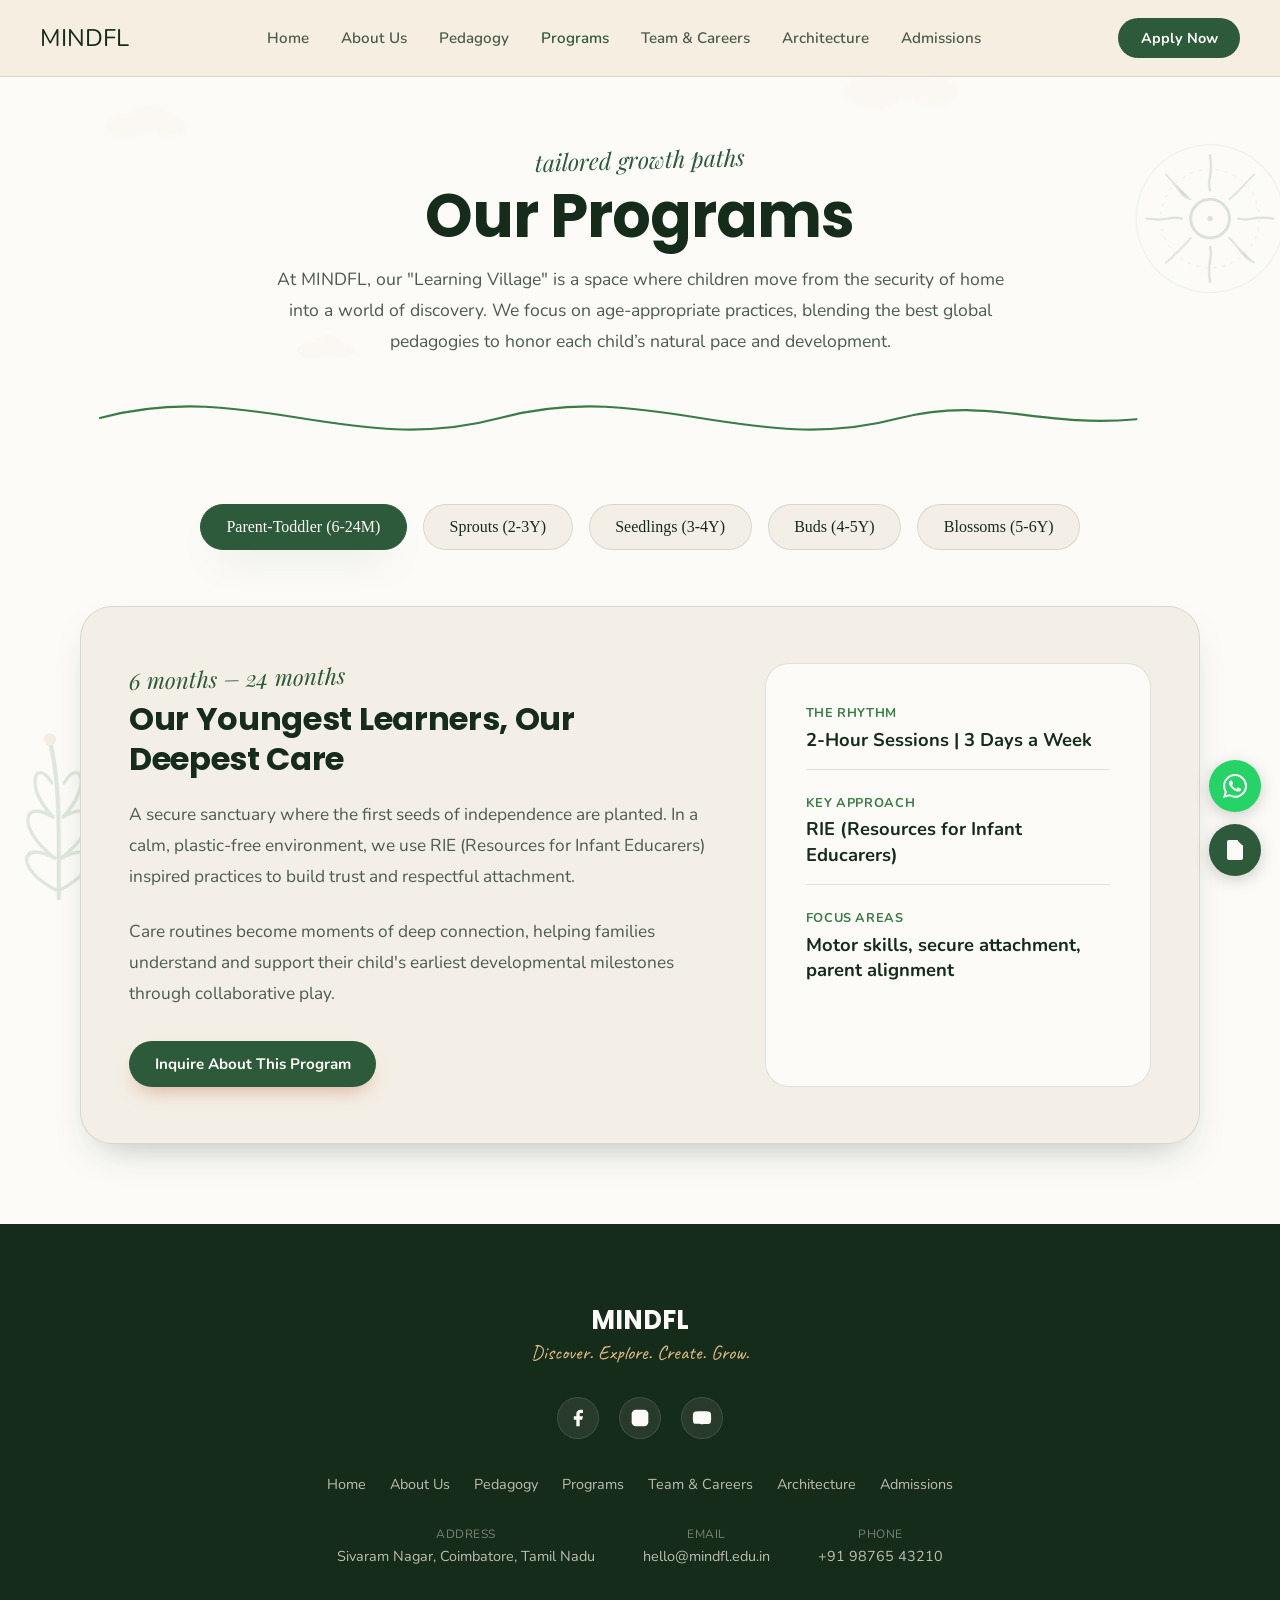
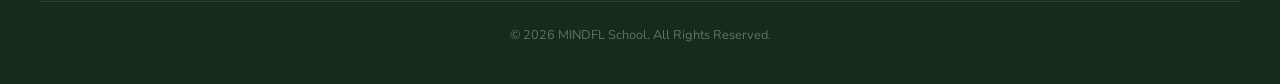
<file: programs.html>
<!DOCTYPE html>
<html lang="en">
<head>
  <meta charset="UTF-8">
  <meta name="viewport" content="width=device-width, initial-scale=1.0">
  <meta name="description" content="Explore our programs tailored to early childhood development, ranging from Parent-Toddler (6 months) up to Blossoms (6 years).">
  <title>Our Programs — MINDFL School</title>
  <link rel="stylesheet" href="index.css?v=1.9">
  <style>
    /* Tabs Header */
    .programs-tabs {
      display: flex;
      justify-content: center;
      gap: 1rem;
      flex-wrap: wrap;
      margin-top: 2.5rem;
      margin-bottom: 3.5rem;
    }
    .tab-btn {
      background: var(--paper-deep);
      border: 1px solid var(--cream-line);
      padding: 0.8rem 1.6rem;
      font-size: 1rem;
      font-family: 'Fraunces', serif;
      font-weight: 500;
      color: var(--forest-deep);
      border-radius: 100px;
      cursor: pointer;
      transition: var(--transition);
    }
    .tab-btn:hover {
      background: var(--moss-light);
      color: var(--clay);
    }
    .tab-btn.active {
      background: var(--forest);
      color: var(--paper);
      border-color: var(--forest);
      box-shadow: var(--shadow);
    }

    /* Program Cards */
    .program-detail-card {
      display: none;
      background: var(--paper-deep);
      border: 1px solid var(--cream-line);
      border-radius: 32px;
      padding: 3.5rem 3rem;
      box-shadow: var(--shadow);
    }
    .program-detail-card.active {
      display: grid;
      grid-template-columns: 1.5fr 1fr;
      gap: 3.5rem;
      animation: fadeIn 0.4s ease;
    }
    @keyframes fadeIn {
      from { opacity: 0; transform: translateY(10px); }
      to { opacity: 1; transform: translateY(0); }
    }

    .program-meta {
      background: var(--paper);
      border-radius: 24px;
      padding: 2.5rem;
      border: 1px solid var(--cream-line);
      display: flex;
      flex-direction: column;
      gap: 1.5rem;
    }
    .meta-item {
      border-bottom: 1px solid var(--cream-line);
      padding-bottom: 1rem;
    }
    .meta-item:last-child {
      border-bottom: none;
      padding-bottom: 0;
    }
    .meta-title {
      font-size: 0.8rem;
      text-transform: uppercase;
      letter-spacing: 0.05em;
      color: var(--moss);
      font-weight: 700;
      margin-bottom: 0.3rem;
      display: block;
    }
    .meta-val {
      font-size: 1.15rem;
      font-weight: 700;
      color: var(--forest-deep);
    }

    @media (max-width: 900px) {
      .program-detail-card.active {
        grid-template-columns: 1fr;
        gap: 2.5rem;
        padding: 2.5rem 1.8rem;
      }
    }
  </style>
</head>
<body>

  <!-- Static Texture -->
  <div style="position:fixed; inset:0; z-index:500; pointer-events:none; filter:url(#noiseFilter); opacity:0.045;"></div>

  <!-- Ambient Background Layer -->
  <div id="garden-layer"></div>

  <!-- Navigation -->
  <nav>
    <a href="index.html" class="brand"><span class="dot"></span>MINDFL</a>
    <ul class="nav-links">
      <li><a href="index.html">Home</a></li>
      <li><a href="about.html">About Us</a></li>
      <li><a href="why-mindfl.html">Pedagogy</a></li>
      <li><a href="programs.html" class="active">Programs</a></li>
      <li><a href="team.html">Team &amp; Careers</a></li>
      <li><a href="architecture.html">Architecture</a></li>
      <li><a href="admissions.html">Admissions</a></li>
    </ul>
    <a href="admissions.html" class="nav-cta">Apply Now</a>
    <button class="menu-btn" aria-label="Toggle menu">
      <span></span>
      <span></span>
      <span></span>
    </button>
  </nav>

  <div class="wrap">
    
    <!-- Page Header -->
    <section style="padding-top: 9rem; padding-bottom: 2rem; text-align: center;" class="reveal-on-scroll">
      <div class="inner">
        <span class="eyebrow">tailored growth paths</span>
        <h1 style="font-size: clamp(2.2rem, 5vw, 3.8rem); margin-bottom: 0.8rem;">Our Programs</h1>
        <p style="max-width: 760px; margin: 0 auto; font-size: 1.1rem; line-height: 1.75;">
          At MINDFL, our "Learning Village" is a space where children move from the security of home into a world of discovery. We focus on age-appropriate practices, blending the best global pedagogies to honor each child’s natural pace and development.
        </p>
      </div>
    </section>

    <!-- Vine Divider -->
    <svg class="vine-divider" viewBox="0 0 1080 60"><path class="vine-path" d="M0,30 C150,-10 250,70 400,30 C550,-10 650,70 800,30 C900,5 950,50 1080,25"/></svg>

    <!-- Tabs Container -->
    <section style="padding-top: 1rem; padding-bottom: 5rem;">
      <div class="inner">
        
        <!-- Tab Buttons -->
        <div class="programs-tabs">
          <button class="tab-btn active" data-tab="toddler">Parent-Toddler (6-24M)</button>
          <button class="tab-btn" data-tab="sprouts">Sprouts (2-3Y)</button>
          <button class="tab-btn" data-tab="seedlings">Seedlings (3-4Y)</button>
          <button class="tab-btn" data-tab="buds">Buds (4-5Y)</button>
          <button class="tab-btn" data-tab="blossoms">Blossoms (5-6Y)</button>
        </div>

        <!-- Tab Contents -->
        
        <!-- 1. Parent-Toddler -->
        <div class="program-detail-card active" id="toddler">
          <div>
            <span class="eyebrow" style="font-size: 1.4rem;">6 months – 24 months</span>
            <h2 style="font-size: 2rem; margin-bottom: 1.2rem; color: var(--forest-deep);">Our Youngest Learners, Our Deepest Care</h2>
            <p style="font-size: 1.08rem; line-height: 1.8; color: var(--ink-soft); margin-bottom: 1.5rem;">
              A secure sanctuary where the first seeds of independence are planted. In a calm, plastic-free environment, we use RIE (Resources for Infant Educarers) inspired practices to build trust and respectful attachment.
            </p>
            <p style="font-size: 1.08rem; line-height: 1.8; color: var(--ink-soft); margin-bottom: 2rem;">
              Care routines become moments of deep connection, helping families understand and support their child's earliest developmental milestones through collaborative play.
            </p>
            <a href="admissions.html?program=toddler" class="btn-primary">Inquire About This Program</a>
          </div>
          <div class="program-meta">
            <div class="meta-item">
              <span class="meta-title">The Rhythm</span>
              <span class="meta-val">2-Hour Sessions | 3 Days a Week</span>
            </div>
            <div class="meta-item">
              <span class="meta-title">Key Approach</span>
              <span class="meta-val">RIE (Resources for Infant Educarers)</span>
            </div>
            <div class="meta-item">
              <span class="meta-title">Focus Areas</span>
              <span class="meta-val">Motor skills, secure attachment, parent alignment</span>
            </div>
          </div>
        </div>

        <!-- 2. Sprouts -->
        <div class="program-detail-card" id="sprouts">
          <div>
            <span class="eyebrow" style="font-size: 1.4rem;">2 – 3 years</span>
            <h2 style="font-size: 2rem; margin-bottom: 1.2rem; color: var(--forest-deep);">The Leap into Autonomy</h2>
            <p style="font-size: 1.08rem; line-height: 1.8; color: var(--ink-soft); margin-bottom: 1.5rem;">
              As children find their voice, we support their growing independence within a nurturing "Learning Village" setting. This stage focuses on emotional security and rapid language growth.
            </p>
            <p style="font-size: 1.08rem; line-height: 1.8; color: var(--ink-soft); margin-bottom: 2rem;">
              Using natural, tactile materials like wood and clay, children build the self-help skills and confidence needed to navigate their world with ease. Rhythmic storytelling and play guide the daily flow.
            </p>
            <a href="admissions.html?program=sprouts" class="btn-primary">Inquire About This Program</a>
          </div>
          <div class="program-meta">
            <div class="meta-item">
              <span class="meta-title">The Rhythm</span>
              <span class="meta-val">3-Hour Independent Sessions | 5 Days a Week</span>
            </div>
            <div class="meta-item">
              <span class="meta-title">Key Approach</span>
              <span class="meta-val">Natural Material Play &amp; Storytelling</span>
            </div>
            <div class="meta-item">
              <span class="meta-title">Focus Areas</span>
              <span class="meta-val">Language extension, emotional security, fine motor independence</span>
            </div>
          </div>
        </div>

        <!-- 3. Seedlings -->
        <div class="program-detail-card" id="seedlings">
          <div>
            <span class="eyebrow" style="font-size: 1.4rem;">3 – 4 years</span>
            <h2 style="font-size: 2rem; margin-bottom: 1.2rem; color: var(--forest-deep);">Curiosity Becomes Inquiry</h2>
            <p style="font-size: 1.08rem; line-height: 1.8; color: var(--ink-soft); margin-bottom: 1.5rem;">
              Children move from asking "What?" to "How?", forming active peer friendships and learning to express complex ideas.
            </p>
            <p style="font-size: 1.08rem; line-height: 1.8; color: var(--ink-soft); margin-bottom: 2rem;">
              Through theme-based projects and the "Hundred Languages" of art and movement (Reggio inspired), we encourage collaborative problem-solving. Here, creative expression becomes a tool for children to explore and understand the natural world.
            </p>
            <a href="admissions.html?program=seedlings" class="btn-primary">Inquire About This Program</a>
          </div>
          <div class="program-meta">
            <div class="meta-item">
              <span class="meta-title">Available Pathways</span>
              <span class="meta-val">Independent: 9:00 am – 12:30 pm<br>Full Day: 9:00 am – 4:30 pm</span>
            </div>
            <div class="meta-item">
              <span class="meta-title">Key Approach</span>
              <span class="meta-val">Reggio Emilia Project Work</span>
            </div>
            <div class="meta-item">
              <span class="meta-title">Focus Areas</span>
              <span class="meta-val">Collaborative inquiries, peer socialization, artistic expression</span>
            </div>
          </div>
        </div>

        <!-- 4. Buds -->
        <div class="program-detail-card" id="buds">
          <div>
            <span class="eyebrow" style="font-size: 1.4rem;">4 – 5 years</span>
            <h2 style="font-size: 2rem; margin-bottom: 1.2rem; color: var(--forest-deep);">Building Meaning &amp; Understanding</h2>
            <p style="font-size: 1.08rem; line-height: 1.8; color: var(--ink-soft); margin-bottom: 1.5rem;">
              We bridge the gap between play and structure by introducing the mechanics of learning through real-world contexts.
            </p>
            <p style="font-size: 1.08rem; line-height: 1.8; color: var(--ink-soft); margin-bottom: 2rem;">
              We focus on literacy and numeracy readiness—honoring natural maturity rather than the pressure of rote learning. Through phonics, storytelling, and group discussion, children develop personal responsibility and a love for discovery.
            </p>
            <a href="admissions.html?program=buds" class="btn-primary">Inquire About This Program</a>
          </div>
          <div class="program-meta">
            <div class="meta-item">
              <span class="meta-title">Available Pathways</span>
              <span class="meta-val">Independent: 9:00 am – 12:30 pm<br>Full Day: 9:00 am – 4:30 pm</span>
            </div>
            <div class="meta-item">
              <span class="meta-title">Key Approach</span>
              <span class="meta-val">Real-World Literacy &amp; Numeracy</span>
            </div>
            <div class="meta-item">
              <span class="meta-title">Focus Areas</span>
              <span class="meta-val">Phonics foundation, numeric concepts, personal responsibility</span>
            </div>
          </div>
        </div>

        <!-- 5. Blossoms -->
        <div class="program-detail-card" id="blossoms">
          <div>
            <span class="eyebrow" style="font-size: 1.4rem;">5 – 6 years</span>
            <h2 style="font-size: 2rem; margin-bottom: 1.2rem; color: var(--forest-deep);">Ready for School. Ready for Life.</h2>
            <p style="font-size: 1.08rem; line-height: 1.8; color: var(--ink-soft); margin-bottom: 1.5rem;">
              The culmination of the MINDFL journey. We prepare children for a confident transition to primary school by focusing on critical thinking, emotional strength, and self-regulation.
            </p>
            <p style="font-size: 1.08rem; line-height: 1.8; color: var(--ink-soft); margin-bottom: 2rem;">
              Our Blossoms graduate with strong foundations in reading, writing, and arithmetic, having developed the capacity for independent thinking and confident self-expression.
            </p>
            <a href="admissions.html?program=blossoms" class="btn-primary">Inquire About This Program</a>
          </div>
          <div class="program-meta">
            <div class="meta-item">
              <span class="meta-title">Available Pathways</span>
              <span class="meta-val">Independent: 9:00 am – 12:30 pm<br>Full Day: 9:00 am – 4:30 pm</span>
            </div>
            <div class="meta-item">
              <span class="meta-title">Key Approach</span>
              <span class="meta-val">Primary School Transition Readiness</span>
            </div>
            <div class="meta-item">
              <span class="meta-title">Focus Areas</span>
              <span class="meta-val">Critical thinking, arithmetic logic, self-regulation, reading</span>
            </div>
          </div>
        </div>

      </div>
    </section>

  </div>

  <!-- Footer -->
  <footer>
    <h3>MINDFL</h3>
    <div class="tagline">Discover. Explore. Create. Grow.</div>
    <div class="footer-socials">
      <a href="#" aria-label="Facebook">
        <svg viewBox="0 0 24 24"><path d="M18 2h-3a5 5 0 0 0-5 5v3H7v4h3v8h4v-8h3l1-4h-4V7a1 1 0 0 1 1-1h3z"/></svg>
      </a>
      <a href="#" aria-label="Instagram">
        <svg viewBox="0 0 24 24"><rect x="2" y="2" width="20" height="20" rx="5" ry="5"/><path d="M16 11.37A4 4 0 1 1 12.63 8 4 4 0 0 1 16 11.37zM17.5 6.5h.01"/></svg>
      </a>
      <a href="#" aria-label="YouTube">
        <svg viewBox="0 0 24 24"><path d="M22.54 6.42a2.78 2.78 0 0 0-1.95-1.96C18.88 4 12 4 12 4s-6.88 0-8.59.46a2.78 2.78 0 0 0-1.95 1.96A29 29 0 0 0 1 11.75a29 29 0 0 0 .46 5.33 2.78 2.78 0 0 0 1.95 1.96C5.12 19.5 12 19.5 12 19.5s6.88 0 8.59-.46a2.78 2.78 0 0 0 1.95-1.96 29 29 0 0 0 .46-5.33 29 29 0 0 0-.46-5.33z"/><polygon points="9.75 15.02 15.5 11.75 9.75 8.48 9.75 15.02"/></svg>
      </a>
    </div>
    <div class="footer-links">
      <a href="index.html">Home</a>
      <a href="about.html">About Us</a>
      <a href="why-mindfl.html">Pedagogy</a>
      <a href="programs.html">Programs</a>
      <a href="team.html">Team &amp; Careers</a>
      <a href="architecture.html">Architecture</a>
      <a href="admissions.html">Admissions</a>
    </div>
    <div class="contact-row">
      <div>
        <span>Address</span>
        Sivaram Nagar, Coimbatore, Tamil Nadu
      </div>
      <div>
        <span>Email</span>
        hello@mindfl.edu.in
      </div>
      <div>
        <span>Phone</span>
        +91 98765 43210
      </div>
    </div>
    <div class="fine">© 2026 MINDFL School. All Rights Reserved.</div>
  </footer>

  <script src="index.js?v=1.9"></script>
</body>
</html>
</file>
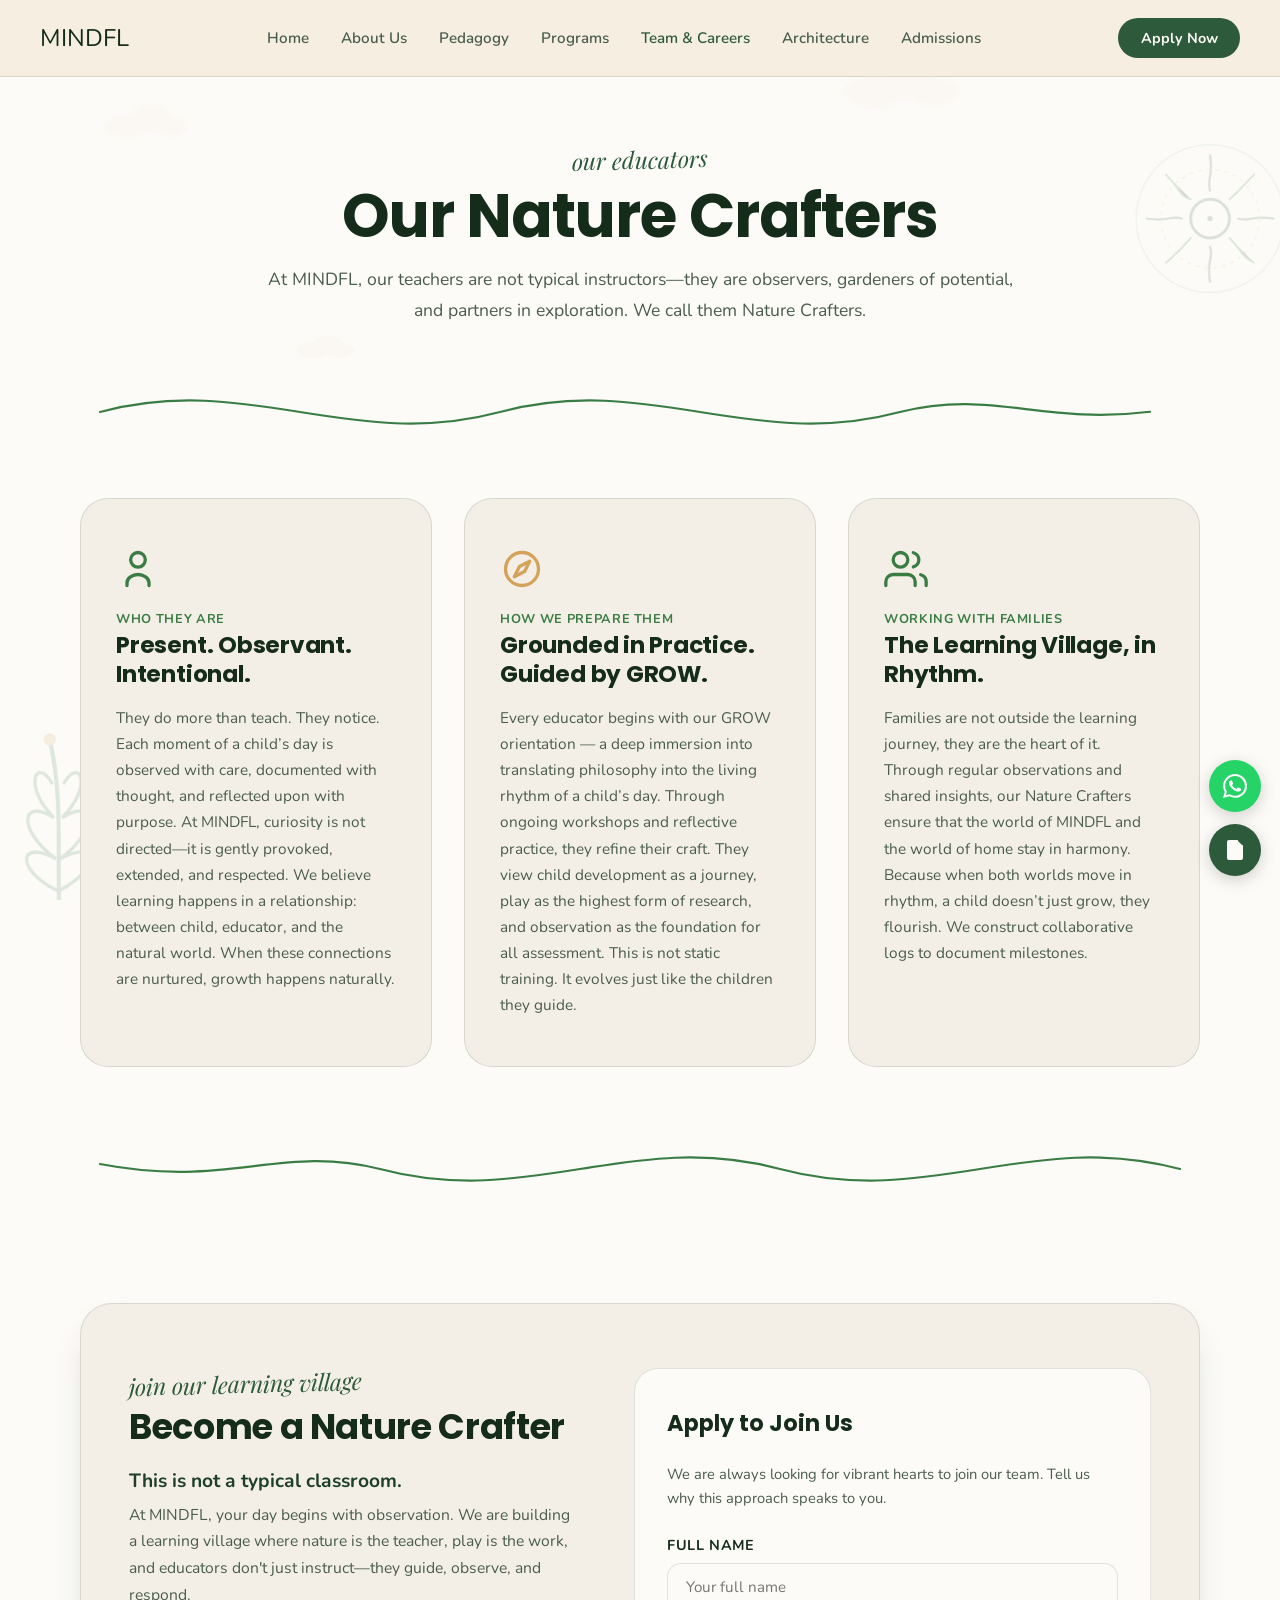
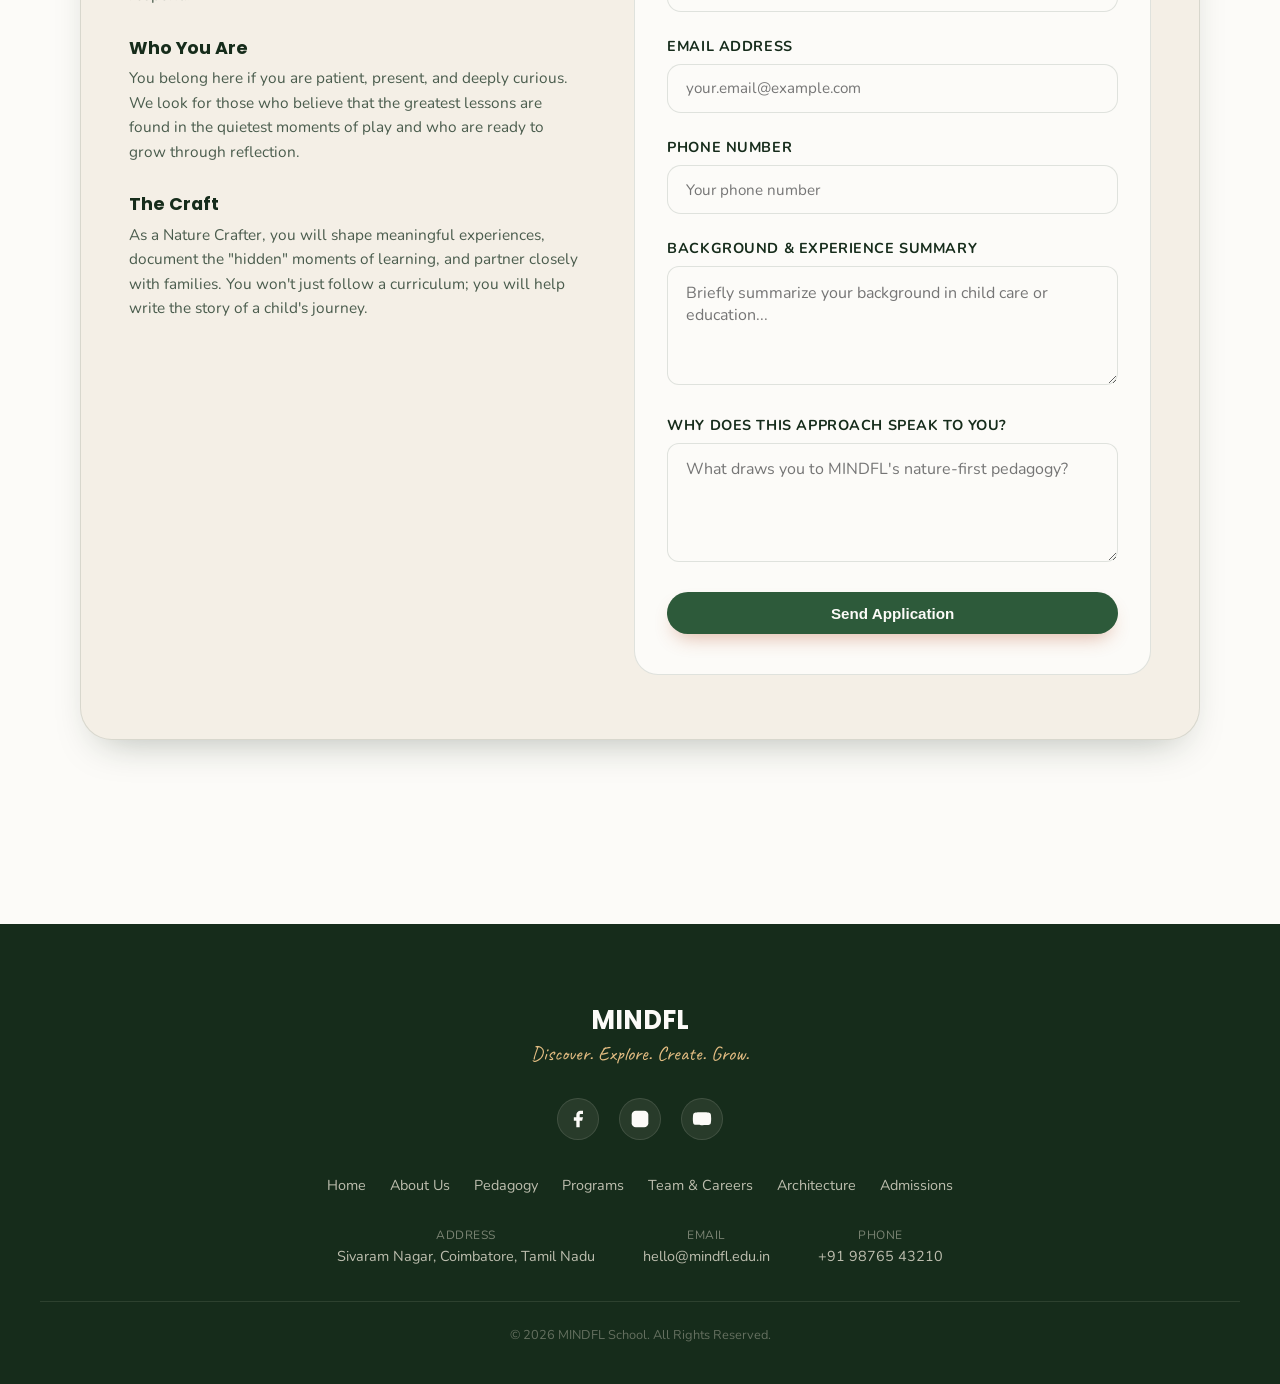
<file: team.html>
<!DOCTYPE html>
<html lang="en">
<head>
  <meta charset="UTF-8">
  <meta name="viewport" content="width=device-width, initial-scale=1.0">
  <meta name="description" content="Meet our Nature Crafters at MINDFL. Learn about our educator philosophy and apply to join our growing learning village.">
  <title>Our Team &amp; Careers — MINDFL School</title>
  <link rel="stylesheet" href="index.css?v=1.9">
  <style>
    /* Careers Form */
    .careers-section {
      background: var(--paper-deep);
      border-radius: 32px;
      padding: 4rem 3rem;
      border: 1px solid var(--cream-line);
      box-shadow: var(--shadow);
      margin-bottom: 5rem;
    }
    .form-group {
      margin-bottom: 1.5rem;
    }
    .form-group label {
      display: block;
      font-weight: 700;
      font-size: 0.9rem;
      color: var(--forest-deep);
      margin-bottom: 0.5rem;
      text-transform: uppercase;
      letter-spacing: 0.04em;
    }
    .form-group input,
    .form-group textarea {
      width: 100%;
      background: var(--paper);
      border: 1px solid var(--cream-line);
      border-radius: 12px;
      padding: 0.9rem 1.1rem;
      font-family: inherit;
      font-size: 1rem;
      color: var(--ink);
      transition: var(--transition);
      outline: none;
    }
    .form-group input:focus,
    .form-group textarea:focus {
      border-color: var(--moss);
      box-shadow: 0 0 0 3px var(--moss-light);
    }
  </style>
</head>
<body>

  <!-- Static Texture -->
  <div style="position:fixed; inset:0; z-index:500; pointer-events:none; filter:url(#noiseFilter); opacity:0.045;"></div>

  <!-- Ambient Background Layer -->
  <div id="garden-layer"></div>

  <!-- Navigation -->
  <nav>
    <a href="index.html" class="brand"><span class="dot"></span>MINDFL</a>
    <ul class="nav-links">
      <li><a href="index.html">Home</a></li>
      <li><a href="about.html">About Us</a></li>
      <li><a href="why-mindfl.html">Pedagogy</a></li>
      <li><a href="programs.html">Programs</a></li>
      <li><a href="team.html" class="active">Team &amp; Careers</a></li>
      <li><a href="architecture.html">Architecture</a></li>
      <li><a href="admissions.html">Admissions</a></li>
    </ul>
    <a href="admissions.html" class="nav-cta">Apply Now</a>
    <button class="menu-btn" aria-label="Toggle menu">
      <span></span>
      <span></span>
      <span></span>
    </button>
  </nav>

  <div class="wrap">
    
    <!-- Page Header -->
    <section style="padding-top: 9rem; padding-bottom: 3.5rem; text-align: center;" class="reveal-on-scroll">
      <div class="inner">
        <span class="eyebrow">our educators</span>
        <h1 style="font-size: clamp(2.2rem, 5vw, 3.8rem); margin-bottom: 0.8rem;">Our Nature Crafters</h1>
        <p style="max-width: 760px; margin: 0 auto; font-size: 1.1rem; line-height: 1.75;">
          At MINDFL, our teachers are not typical instructors—they are observers, gardeners of potential, and partners in exploration. We call them Nature Crafters.
        </p>
      </div>
    </section>

    <!-- Vine Divider -->
    <svg class="vine-divider" viewBox="0 0 1080 60"><path class="vine-path" d="M0,30 C150,-10 250,70 400,30 C550,-10 650,70 800,30 C900,5 950,50 1080,25"/></svg>

    <!-- Who, How Prepare, How work with families Grid -->
    <section class="reveal-on-scroll" style="padding-top: 3.5rem; padding-bottom: 4.5rem;">
      <div class="inner grid-fit-320">
        
        <div style="background: var(--paper-deep); border-radius: 28px; padding: 3rem 2.2rem; border: 1px solid var(--cream-line);">
          <div style="margin-bottom: 0.8rem;">
            <svg class="flat-icon green" viewBox="0 0 24 24"><path d="M12 11c2.2 0 4-1.8 4-4s-1.8-4-4-4-4 1.8-4 4 1.8 4 4 4zM6 21v-1.5c0-2.5 3-4.5 6-4.5s6 2 6 4.5V21"/></svg>
          </div>
          <span style="font-size: 0.8rem; font-weight: 700; color: var(--moss); text-transform: uppercase; letter-spacing: 0.05em; display: block; margin-bottom: 0.2rem;">Who They Are</span>
          <h2 style="font-size: 1.45rem; color: var(--forest-deep); margin-bottom: 1rem;">Present. Observant. Intentional.</h2>
          <p style="font-size: 0.96rem; line-height: 1.7; color: var(--ink-soft); margin: 0;">
            They do more than teach. They notice. Each moment of a child’s day is observed with care, documented with thought, and reflected upon with purpose. At MINDFL, curiosity is not directed—it is gently provoked, extended, and respected. We believe learning happens in a relationship: between child, educator, and the natural world. When these connections are nurtured, growth happens naturally.
          </p>
        </div>

        <div style="background: var(--paper-deep); border-radius: 28px; padding: 3rem 2.2rem; border: 1px solid var(--cream-line);">
          <div style="margin-bottom: 0.8rem;">
            <svg class="flat-icon gold" viewBox="0 0 24 24"><circle cx="12" cy="12" r="9"/><path d="M16.2 7.8l-2.8 5.6-5.6 2.8 2.8-5.6 5.6-2.8z"/></svg>
          </div>
          <span style="font-size: 0.8rem; font-weight: 700; color: var(--moss); text-transform: uppercase; letter-spacing: 0.05em; display: block; margin-bottom: 0.2rem;">How We Prepare Them</span>
          <h2 style="font-size: 1.45rem; color: var(--forest-deep); margin-bottom: 1rem;">Grounded in Practice. Guided by GROW.</h2>
          <p style="font-size: 0.96rem; line-height: 1.7; color: var(--ink-soft); margin: 0;">
            Every educator begins with our GROW orientation — a deep immersion into translating philosophy into the living rhythm of a child’s day. Through ongoing workshops and reflective practice, they refine their craft. They view child development as a journey, play as the highest form of research, and observation as the foundation for all assessment. This is not static training. It evolves just like the children they guide.
          </p>
        </div>

        <div style="background: var(--paper-deep); border-radius: 28px; padding: 3rem 2.2rem; border: 1px solid var(--cream-line);">
          <div style="margin-bottom: 0.8rem;">
            <svg class="flat-icon rose" viewBox="0 0 24 24"><path d="M17 21v-2a4 4 0 0 0-4-4H5a4 4 0 0 0-4 4v2"/><circle cx="9" cy="7" r="4"/><path d="M23 21v-2a4 4 0 0 0-3-3.87"/><path d="M16 3.13a4 4 0 0 1 0 7.75"/></svg>
          </div>
          <span style="font-size: 0.8rem; font-weight: 700; color: var(--moss); text-transform: uppercase; letter-spacing: 0.05em; display: block; margin-bottom: 0.2rem;">Working with Families</span>
          <h2 style="font-size: 1.45rem; color: var(--forest-deep); margin-bottom: 1rem;">The Learning Village, in Rhythm.</h2>
          <p style="font-size: 0.96rem; line-height: 1.7; color: var(--ink-soft); margin: 0;">
            Families are not outside the learning journey, they are the heart of it. Through regular observations and shared insights, our Nature Crafters ensure that the world of MINDFL and the world of home stay in harmony. Because when both worlds move in rhythm, a child doesn’t just grow, they flourish. We construct collaborative logs to document milestones.
          </p>
        </div>

      </div>
    </section>

    <!-- Vine Divider -->
    <svg class="vine-divider" viewBox="0 0 1080 60"><path class="vine-path" d="M1080,30 C930,-10 830,70 680,30 C530,-10 430,70 280,30 C180,5 130,50 0,25"/></svg>

    <!-- Careers / Google Form Section -->
    <section class="reveal-on-scroll">
      <div class="inner">
        <div class="careers-section">
          
          <div class="grid-careers">
            
            <!-- Careers Copy -->
            <div>
              <span class="eyebrow">join our learning village</span>
              <h2 style="font-size: 2.2rem; margin-bottom: 1.2rem; color: var(--forest-deep);">Become a Nature Crafter</h2>
              
              <h3 style="font-size: 1.2rem; color: var(--clay-deep); margin-bottom: 0.5rem; font-family: inherit; font-weight: 700;">This is not a typical classroom.</h3>
              <p style="font-size: 0.98rem; line-height: 1.7; color: var(--ink-soft); margin-bottom: 1.8rem;">
                At MINDFL, your day begins with observation. We are building a learning village where nature is the teacher, play is the work, and educators don't just instruct—they guide, observe, and respond.
              </p>

              <h3 style="font-size: 1.1rem; color: var(--forest-deep); margin-bottom: 0.4rem;">Who You Are</h3>
              <p style="font-size: 0.96rem; line-height: 1.6; color: var(--ink-soft); margin-bottom: 1.8rem;">
                You belong here if you are patient, present, and deeply curious. We look for those who believe that the greatest lessons are found in the quietest moments of play and who are ready to grow through reflection.
              </p>

              <h3 style="font-size: 1.1rem; color: var(--forest-deep); margin-bottom: 0.4rem;">The Craft</h3>
              <p style="font-size: 0.96rem; line-height: 1.6; color: var(--ink-soft); margin-bottom: 1.8rem;">
                As a Nature Crafter, you will shape meaningful experiences, document the "hidden" moments of learning, and partner closely with families. You won't just follow a curriculum; you will help write the story of a child's journey.
              </p>
            </div>

            <!-- Interactive Application Form -->
            <div style="background: var(--paper); padding: 2.5rem 2rem; border-radius: 24px; border: 1px solid var(--cream-line);">
              <h3 style="font-size: 1.4rem; margin-bottom: 1.5rem; color: var(--forest-deep);">Apply to Join Us</h3>
              <p style="font-size: 0.92rem; color: var(--ink-soft); margin-bottom: 1.5rem;">
                We are always looking for vibrant hearts to join our team. Tell us why this approach speaks to you.
              </p>
              
              <form id="careers-form">
                <div class="form-group">
                  <label for="name">Full Name</label>
                  <input type="text" id="name" required placeholder="Your full name">
                </div>
                <div class="form-group">
                  <label for="email">Email Address</label>
                  <input type="email" id="email" required placeholder="your.email@example.com">
                </div>
                <div class="form-group">
                  <label for="phone">Phone Number</label>
                  <input type="tel" id="phone" required placeholder="Your phone number">
                </div>
                <div class="form-group">
                  <label for="summary">Background &amp; Experience Summary</label>
                  <textarea id="summary" rows="4" required placeholder="Briefly summarize your background in child care or education..."></textarea>
                </div>
                <div class="form-group">
                  <label for="why">Why does this approach speak to you?</label>
                  <textarea id="why" rows="4" required placeholder="What draws you to MINDFL's nature-first pedagogy?"></textarea>
                </div>
                <button type="submit" class="btn-primary" style="width: 100%; text-align: center;">Send Application</button>
              </form>
            </div>

          </div>

        </div>
      </div>
    </section>

  </div>

  <!-- Footer -->
  <footer>
    <h3>MINDFL</h3>
    <div class="tagline">Discover. Explore. Create. Grow.</div>
    <div class="footer-socials">
      <a href="#" aria-label="Facebook">
        <svg viewBox="0 0 24 24"><path d="M18 2h-3a5 5 0 0 0-5 5v3H7v4h3v8h4v-8h3l1-4h-4V7a1 1 0 0 1 1-1h3z"/></svg>
      </a>
      <a href="#" aria-label="Instagram">
        <svg viewBox="0 0 24 24"><rect x="2" y="2" width="20" height="20" rx="5" ry="5"/><path d="M16 11.37A4 4 0 1 1 12.63 8 4 4 0 0 1 16 11.37zM17.5 6.5h.01"/></svg>
      </a>
      <a href="#" aria-label="YouTube">
        <svg viewBox="0 0 24 24"><path d="M22.54 6.42a2.78 2.78 0 0 0-1.95-1.96C18.88 4 12 4 12 4s-6.88 0-8.59.46a2.78 2.78 0 0 0-1.95 1.96A29 29 0 0 0 1 11.75a29 29 0 0 0 .46 5.33 2.78 2.78 0 0 0 1.95 1.96C5.12 19.5 12 19.5 12 19.5s6.88 0 8.59-.46a2.78 2.78 0 0 0 1.95-1.96 29 29 0 0 0 .46-5.33 29 29 0 0 0-.46-5.33z"/><polygon points="9.75 15.02 15.5 11.75 9.75 8.48 9.75 15.02"/></svg>
      </a>
    </div>
    <div class="footer-links">
      <a href="index.html">Home</a>
      <a href="about.html">About Us</a>
      <a href="why-mindfl.html">Pedagogy</a>
      <a href="programs.html">Programs</a>
      <a href="team.html">Team &amp; Careers</a>
      <a href="architecture.html">Architecture</a>
      <a href="admissions.html">Admissions</a>
    </div>
    <div class="contact-row">
      <div>
        <span>Address</span>
        Sivaram Nagar, Coimbatore, Tamil Nadu
      </div>
      <div>
        <span>Email</span>
        hello@mindfl.edu.in
      </div>
      <div>
        <span>Phone</span>
        +91 98765 43210
      </div>
    </div>
    <div class="fine">© 2026 MINDFL School. All Rights Reserved.</div>
  </footer>

  <script src="index.js?v=1.9"></script>
</body>
</html>
</file>
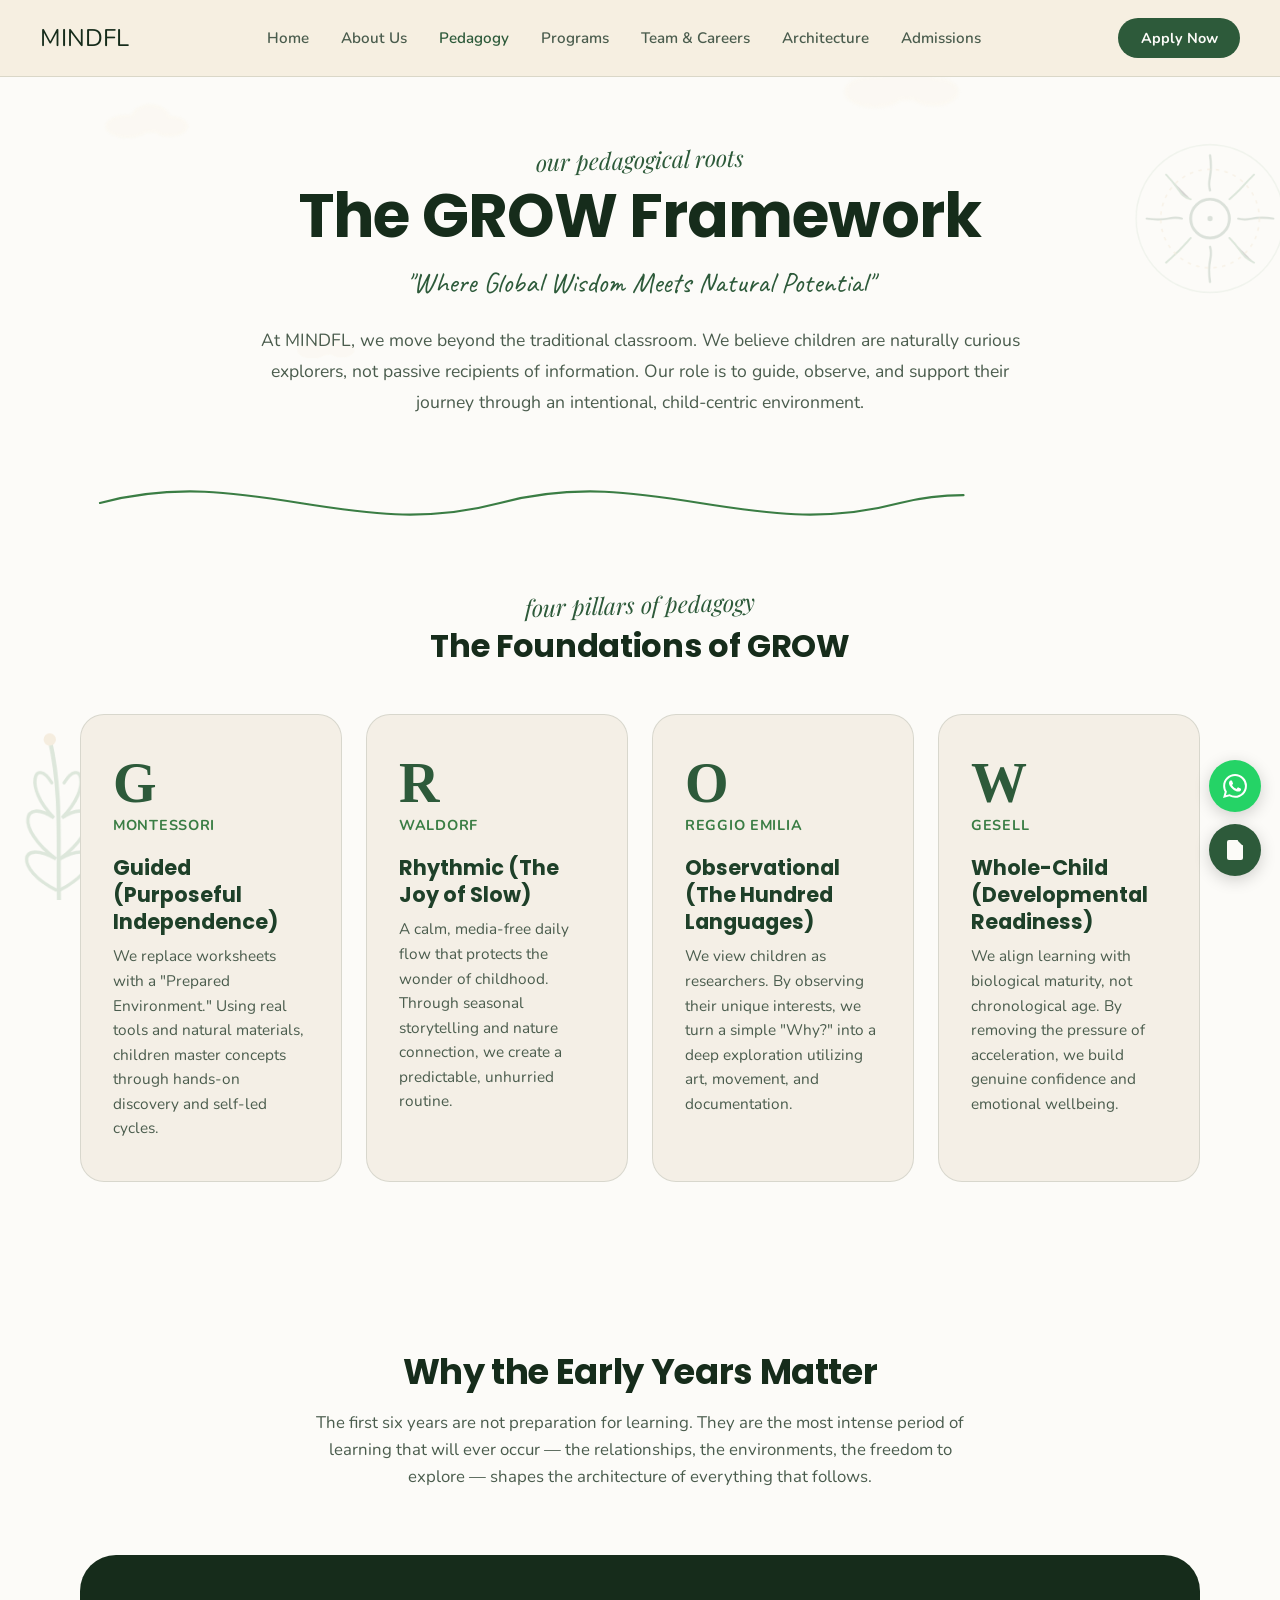
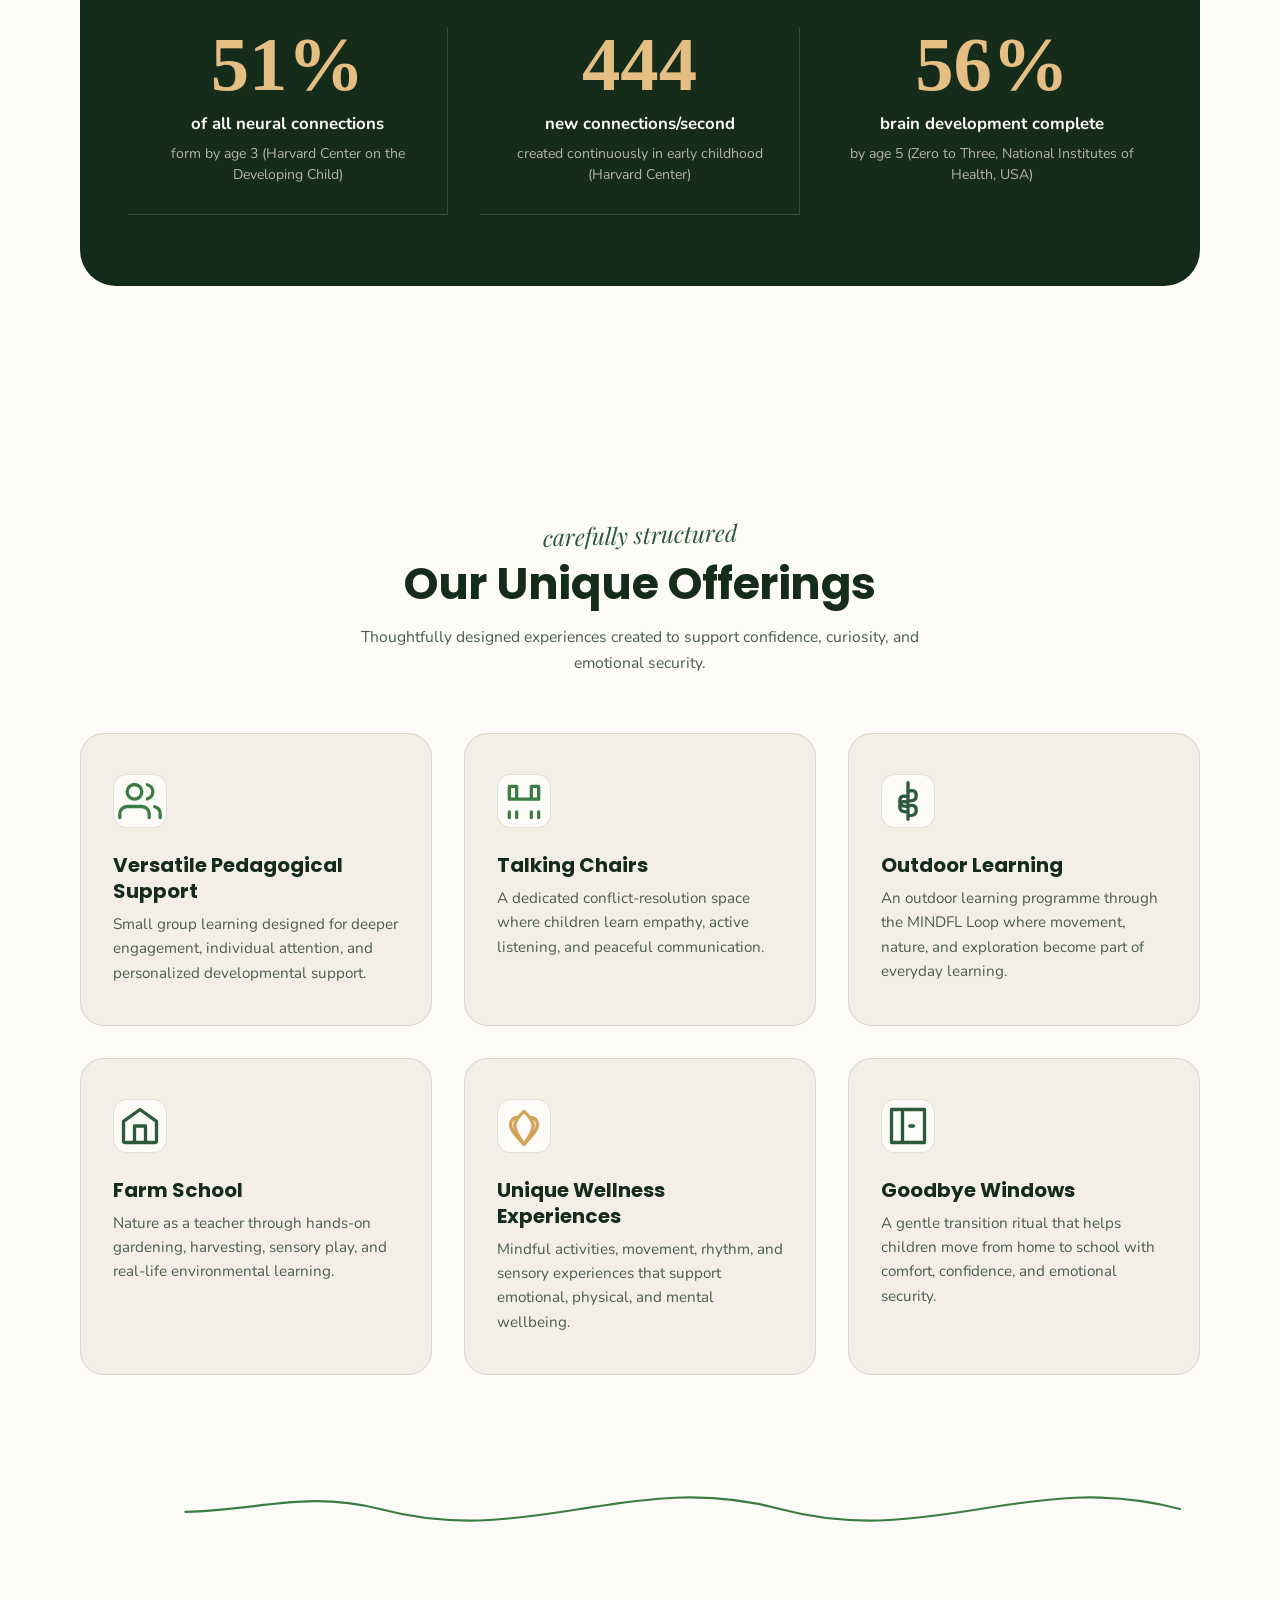
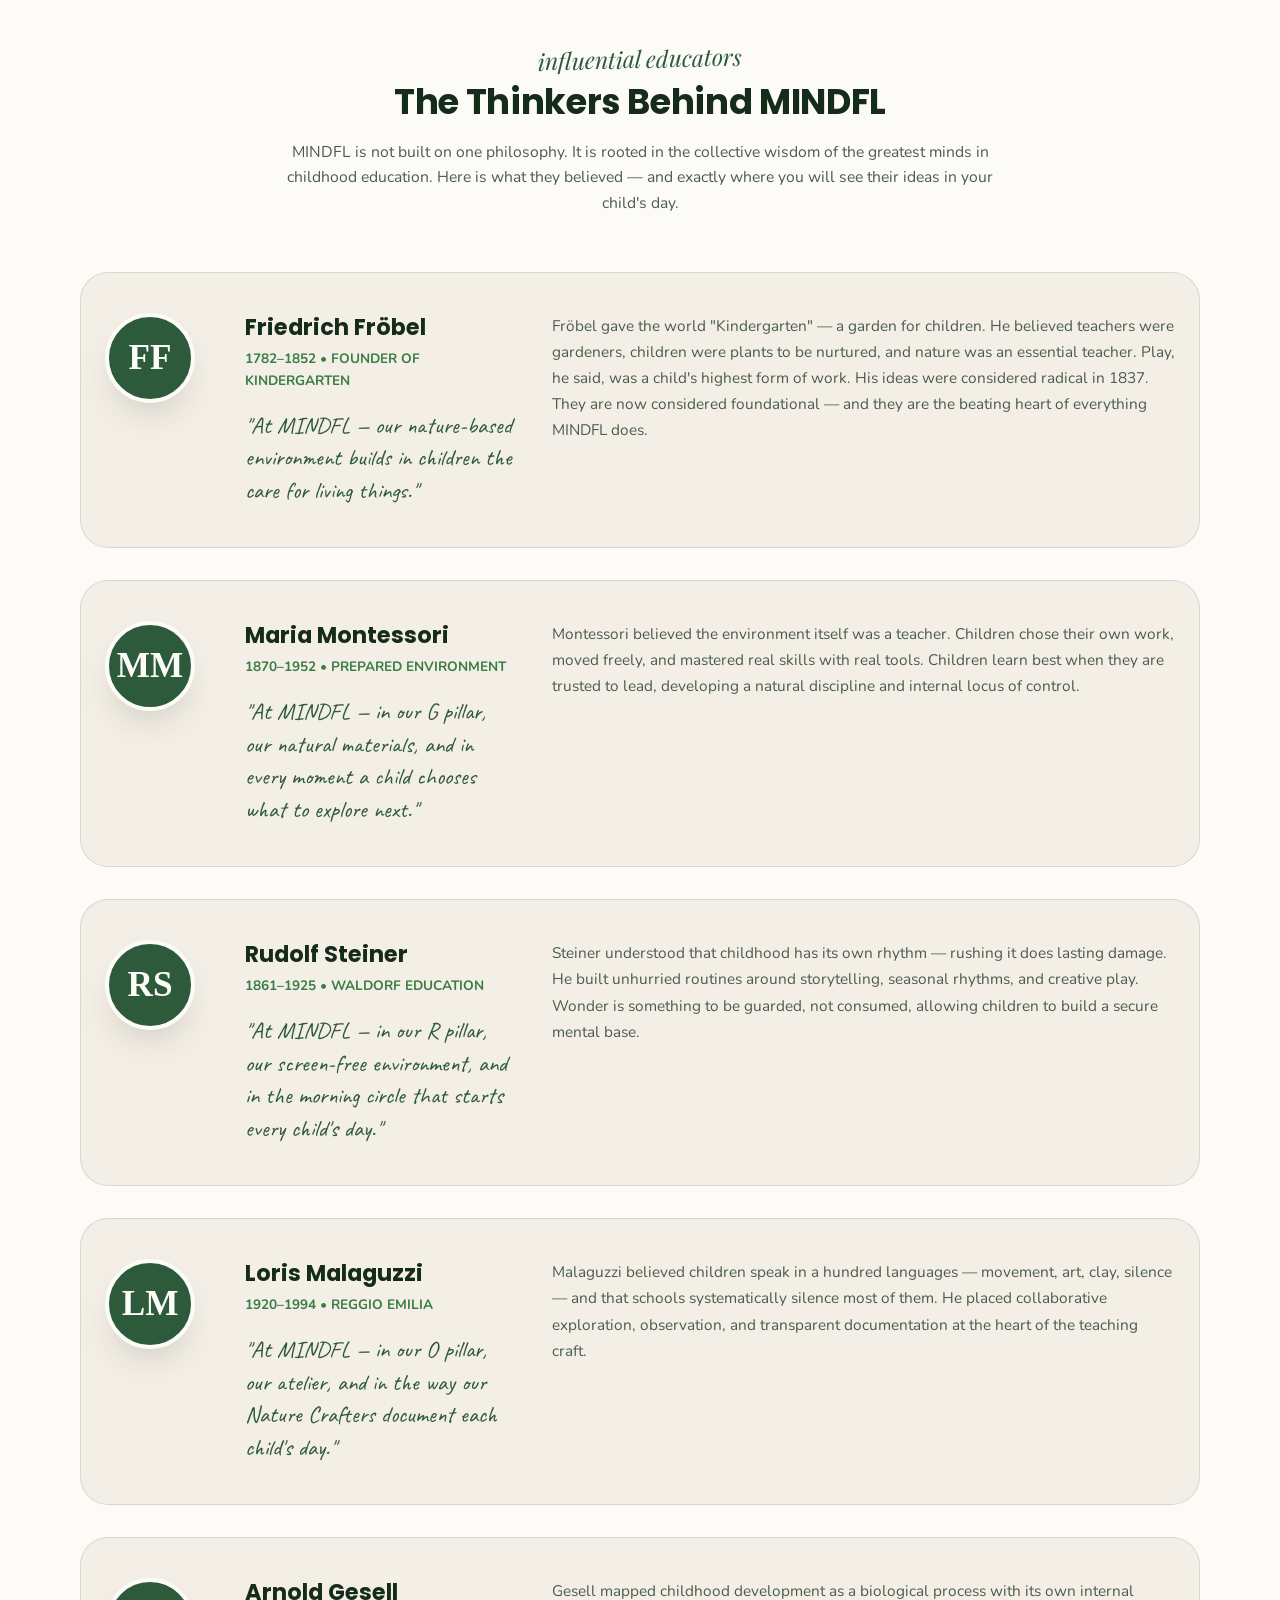
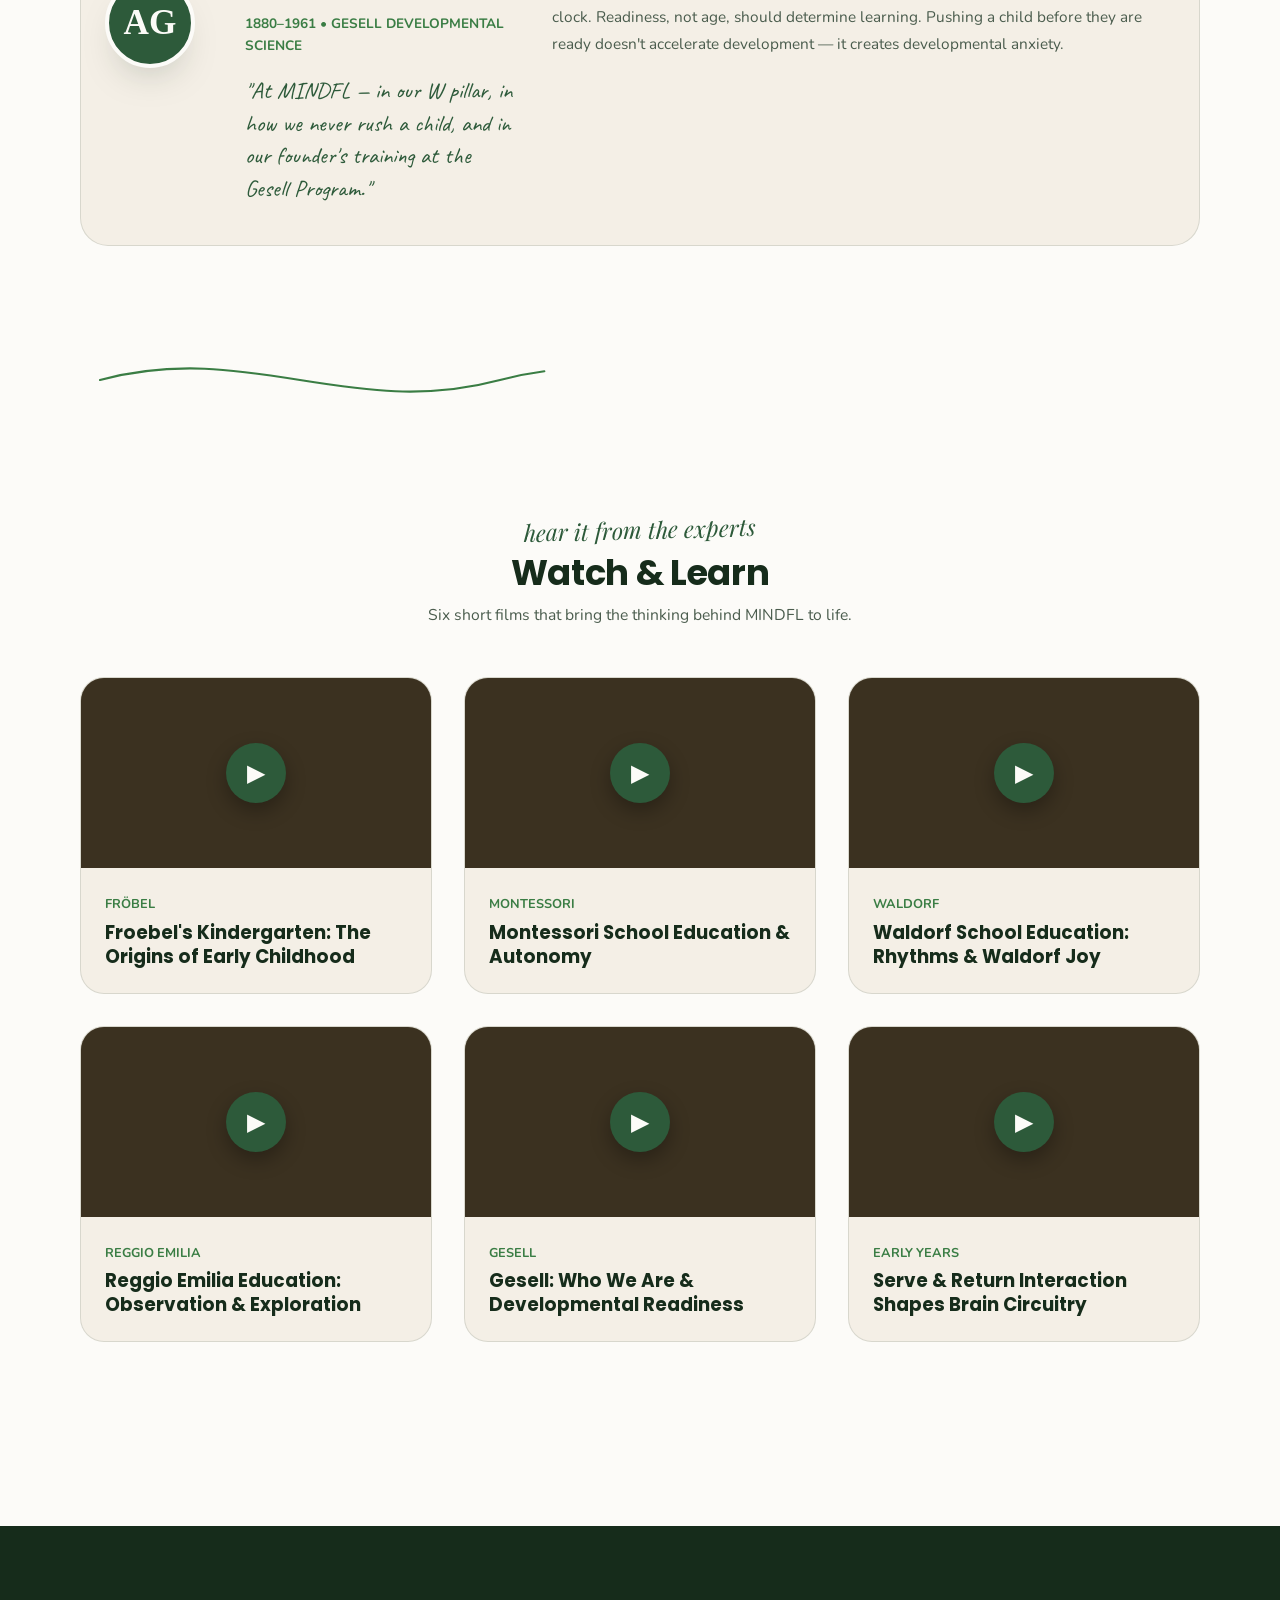
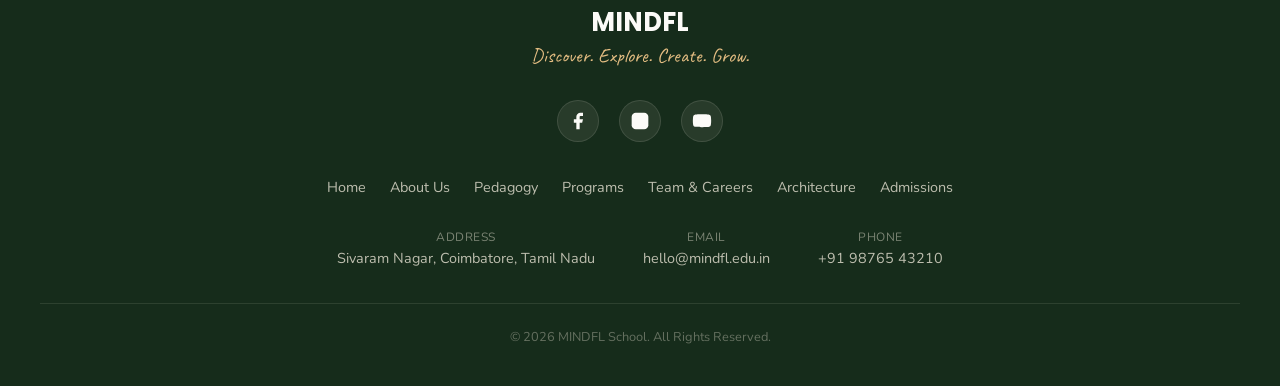
<file: why-mindfl.html>
<!DOCTYPE html>
<html lang="en">
<head>
  <meta charset="UTF-8">
  <meta name="viewport" content="width=device-width, initial-scale=1.0">
  <meta name="description" content="Explore the GROW Framework at MINDFL. Learn how Montessori, Waldorf, Reggio Emilia, and Gesell philosophies unite to protect the heartbeat of childhood.">
  <title>Pedagogy &amp; Curriculum — MINDFL School</title>
  <link rel="stylesheet" href="index.css?v=1.9">
  <style>
    /* GROW Table styles */
    .grow-grid {
      display: grid;
      grid-template-columns: repeat(auto-fit, minmax(250px, 1fr));
      gap: 1.5rem;
      margin-top: 3rem;
    }
    .grow-card {
      background: var(--paper-deep);
      border: 1px solid var(--cream-line);
      border-radius: 24px;
      padding: 2.5rem 2rem;
      transition: var(--transition);
    }
    .grow-card:hover {
      transform: translateY(-5px);
      box-shadow: var(--shadow);
      border-color: var(--moss);
    }
    .grow-letter {
      font-size: 3.5rem;
      font-family: 'Fraunces', serif;
      font-weight: 700;
      color: var(--clay);
      line-height: 1;
      display: block;
      margin-bottom: 0.2rem;
    }
    .grow-phil {
      font-size: 0.9rem;
      text-transform: uppercase;
      letter-spacing: 0.05em;
      color: var(--moss);
      font-weight: 700;
      display: block;
      margin-bottom: 1.2rem;
    }

    /* Stats Grid */
    .stats-grid {
      display: grid;
      grid-template-columns: repeat(3, 1fr);
      gap: 2rem;
      background: var(--forest-deep);
      color: var(--paper);
      padding: 4.5rem 3rem;
      border-radius: 36px;
      margin: 4rem 0;
      text-align: center;
    }
    .stat-card {
      border-right: 1px solid rgba(246, 239, 224, 0.15);
    }
    .stat-card:last-child {
      border-right: none;
    }
    .stat-number {
      font-size: clamp(3rem, 6vw, 4.8rem);
      font-family: 'Fraunces', serif;
      font-weight: 700;
      color: var(--gold-soft);
      line-height: 1;
      margin-bottom: 0.5rem;
    }
    .stat-label {
      font-size: 1.05rem;
      font-weight: 700;
      margin-bottom: 0.5rem;
      color: var(--paper);
    }
    .stat-desc {
      font-size: 0.88rem;
      color: rgba(246, 239, 224, 0.7);
      line-height: 1.5;
      margin: 0;
      padding: 0 1rem;
    }

    /* Unique Offerings */
    .offering-grid {
      display: grid;
      grid-template-columns: repeat(auto-fit, minmax(320px, 1fr));
      gap: 2rem;
      margin-top: 3rem;
    }
    .offering-card {
      background: var(--paper-deep);
      border: 1px solid var(--cream-line);
      border-radius: 24px;
      padding: 2.5rem 2rem;
      display: flex;
      gap: 1.5rem;
      align-items: start;
    }
    .offering-icon {
      font-size: 2.2rem;
      line-height: 1;
      padding: 0.6rem;
      background: var(--paper);
      border-radius: 16px;
      border: 1px solid var(--cream-line);
    }

    /* Thinkers Styles */
    .thinkers-grid {
      display: flex;
      flex-direction: column;
      gap: 2rem;
      margin-top: 3.5rem;
    }
    .thinker-row {
      display: grid;
      grid-template-columns: 100px 1.5fr 3.5fr;
      align-items: start;
      gap: 2.5rem;
      padding: 2.5rem 1.5rem;
      background: var(--paper-deep);
      border-radius: 28px;
      border: 1px solid var(--cream-line);
    }
    .thinker-badge {
      width: 90px;
      height: 90px;
      background: var(--forest);
      color: var(--paper);
      border-radius: 50%;
      display: flex;
      align-items: center;
      justify-content: center;
      font-family: 'Fraunces', serif;
      font-size: 2.2rem;
      font-weight: 700;
      border: 4px solid var(--paper);
      box-shadow: var(--shadow);
    }
    .thinker-quote {
      margin-top: 1.2rem;
      font-family: 'Caveat', cursive;
      font-size: 1.45rem;
      color: var(--clay);
      line-height: 1.4;
    }

    /* Video Gallery */
    .video-grid {
      display: grid;
      grid-template-columns: repeat(auto-fit, minmax(320px, 1fr));
      gap: 2rem;
      margin-top: 3rem;
    }
    .video-card {
      background: var(--paper-deep);
      border-radius: 24px;
      border: 1px solid var(--cream-line);
      overflow: hidden;
      transition: var(--transition);
    }
    .video-card:hover {
      transform: translateY(-4px);
      box-shadow: var(--shadow);
    }
    .video-thumb {
      height: 190px;
      background: #463b28;
      position: relative;
      display: flex;
      align-items: center;
      justify-content: center;
      color: var(--paper);
      cursor: pointer;
      overflow: hidden;
    }
    .video-thumb::before {
      content: "";
      position: absolute;
      inset: 0;
      background: rgba(43, 36, 22, 0.4);
      transition: var(--transition);
    }
    .video-card:hover .video-thumb::before {
      background: rgba(43, 36, 22, 0.2);
    }
    .play-btn {
      width: 60px;
      height: 60px;
      border-radius: 50%;
      background: var(--clay);
      display: flex;
      align-items: center;
      justify-content: center;
      position: relative;
      z-index: 5;
      font-size: 1.5rem;
      transition: var(--transition);
      box-shadow: 0 8px 20px rgba(0, 0, 0, 0.3);
    }
    .video-thumb:hover .play-btn {
      transform: scale(1.1);
      background: var(--clay-deep);
    }
    .video-info {
      padding: 1.5rem;
    }

    @media (max-width: 900px) {
      .stats-grid {
        grid-template-columns: 1fr;
        gap: 3rem;
        padding: 3.5rem 1.5rem;
      }
      .stat-card {
        border-right: none;
        border-bottom: 1px solid rgba(246, 239, 224, 0.15);
        padding-bottom: 2rem;
      }
      .stat-card:last-child {
        border-bottom: none;
        padding-bottom: 0;
      }
      .thinker-row {
        grid-template-columns: 1fr;
        gap: 1.2rem;
        text-align: center;
      }
      .thinker-badge {
        margin: 0 auto;
      }
    }
  </style>
</head>
<body>

  <!-- Static Texture -->
  <div style="position:fixed; inset:0; z-index:500; pointer-events:none; filter:url(#noiseFilter); opacity:0.045;"></div>

  <!-- Ambient Background Layer -->
  <div id="garden-layer"></div>

  <!-- Navigation -->
  <nav>
    <a href="index.html" class="brand"><span class="dot"></span>MINDFL</a>
    <ul class="nav-links">
      <li><a href="index.html">Home</a></li>
      <li><a href="about.html">About Us</a></li>
      <li><a href="why-mindfl.html" class="active">Pedagogy</a></li>
      <li><a href="programs.html">Programs</a></li>
      <li><a href="team.html">Team &amp; Careers</a></li>
      <li><a href="architecture.html">Architecture</a></li>
      <li><a href="admissions.html">Admissions</a></li>
    </ul>
    <a href="admissions.html" class="nav-cta">Apply Now</a>
    <button class="menu-btn" aria-label="Toggle menu">
      <span></span>
      <span></span>
      <span></span>
    </button>
  </nav>

  <div class="wrap">
    
    <!-- Page Header -->
    <section style="padding-top: 9rem; padding-bottom: 3.5rem; text-align: center;" class="reveal-on-scroll">
      <div class="inner">
        <span class="eyebrow">our pedagogical roots</span>
        <h1 style="font-size: clamp(2.2rem, 5vw, 3.8rem); margin-bottom: 0.8rem;">The GROW Framework</h1>
        <div style="font-family: 'Caveat', cursive; font-size: 1.8rem; color: var(--clay); margin: 0.5rem auto 1.5rem;">
          "Where Global Wisdom Meets Natural Potential"
        </div>
        <p style="max-width: 760px; margin: 0 auto; font-size: 1.1rem; line-height: 1.75;">
          At MINDFL, we move beyond the traditional classroom. We believe children are naturally curious explorers, not passive recipients of information. Our role is to guide, observe, and support their journey through an intentional, child-centric environment.
        </p>
      </div>
    </section>

    <!-- Vine Divider -->
    <svg class="vine-divider" viewBox="0 0 1080 60"><path class="vine-path" d="M0,30 C150,-10 250,70 400,30 C550,-10 650,70 800,30 C900,5 950,50 1080,25"/></svg>

    <!-- Pedagogy Pillars (G, R, O, W) -->
    <section class="reveal-on-scroll" style="padding-top: 3.5rem;">
      <div class="inner">
        <div style="text-align: center; margin-bottom: 2rem;">
          <span class="eyebrow">four pillars of pedagogy</span>
          <h2 style="font-size: 2rem;">The Foundations of GROW</h2>
        </div>

        <div class="grow-grid">
          
          <div class="grow-card">
            <span class="grow-letter">G</span>
            <span class="grow-phil">Montessori</span>
            <h3 style="font-size: 1.3rem; color: var(--clay-deep); margin-bottom: 0.6rem;">Guided (Purposeful Independence)</h3>
            <p style="font-size: 0.96rem; margin: 0; line-height: 1.6;">
              We replace worksheets with a "Prepared Environment." Using real tools and natural materials, children master concepts through hands-on discovery and self-led cycles.
            </p>
          </div>

          <div class="grow-card">
            <span class="grow-letter">R</span>
            <span class="grow-phil">Waldorf</span>
            <h3 style="font-size: 1.3rem; color: var(--clay-deep); margin-bottom: 0.6rem;">Rhythmic (The Joy of Slow)</h3>
            <p style="font-size: 0.96rem; margin: 0; line-height: 1.6;">
              A calm, media-free daily flow that protects the wonder of childhood. Through seasonal storytelling and nature connection, we create a predictable, unhurried routine.
            </p>
          </div>

          <div class="grow-card">
            <span class="grow-letter">O</span>
            <span class="grow-phil">Reggio Emilia</span>
            <h3 style="font-size: 1.3rem; color: var(--clay-deep); margin-bottom: 0.6rem;">Observational (The Hundred Languages)</h3>
            <p style="font-size: 0.96rem; margin: 0; line-height: 1.6;">
              We view children as researchers. By observing their unique interests, we turn a simple "Why?" into a deep exploration utilizing art, movement, and documentation.
            </p>
          </div>

          <div class="grow-card">
            <span class="grow-letter">W</span>
            <span class="grow-phil">Gesell</span>
            <h3 style="font-size: 1.3rem; color: var(--clay-deep); margin-bottom: 0.6rem;">Whole-Child (Developmental Readiness)</h3>
            <p style="font-size: 0.96rem; margin: 0; line-height: 1.6;">
              We align learning with biological maturity, not chronological age. By removing the pressure of acceleration, we build genuine confidence and emotional wellbeing.
            </p>
          </div>

        </div>
      </div>
    </section>

    <!-- Infographics (Stats) Section -->
    <section class="reveal-on-scroll" style="padding-top: 4rem; padding-bottom: 4rem;">
      <div class="inner">
        
        <div style="text-align: center; max-width: 680px; margin: 0 auto 3rem;">
          <h2 style="font-size: 2.2rem; margin-bottom: 1rem;">Why the Early Years Matter</h2>
          <p style="color: var(--ink-soft); line-height: 1.6; font-size: 1.05rem;">
            The first six years are not preparation for learning. They are the most intense period of learning that will ever occur — the relationships, the environments, the freedom to explore — shapes the architecture of everything that follows.
          </p>
        </div>

        <div class="stats-grid">
          
          <div class="stat-card">
            <div class="stat-number" data-target="80" data-suffix="%">80%</div>
            <div class="stat-label">of all neural connections</div>
            <p class="stat-desc">form by age 3 (Harvard Center on the Developing Child)</p>
          </div>

          <div class="stat-card">
            <div class="stat-number" data-target="700" data-suffix="">700</div>
            <div class="stat-label">new connections/second</div>
            <p class="stat-desc">created continuously in early childhood (Harvard Center)</p>
          </div>

          <div class="stat-card">
            <div class="stat-number" data-target="90" data-suffix="%">90%</div>
            <div class="stat-label">brain development complete</div>
            <p class="stat-desc">by age 5 (Zero to Three, National Institutes of Health, USA)</p>
          </div>

        </div>
      </div>
    </section>

    <!-- Unique Offerings Section -->
    <section class="reveal-on-scroll">
      <div class="inner">
        <div style="text-align: center; margin-bottom: 3.5rem;">
          <span class="eyebrow">carefully structured</span>
          <h2 style="font-size: clamp(2rem, 4vw, 2.8rem);">Our Unique Offerings</h2>
          <p style="max-width: 600px; margin: 0.8rem auto 0; color: var(--ink-soft);">
            Thoughtfully designed experiences created to support confidence, curiosity, and emotional security.
          </p>
        </div>

        <div class="offering-grid">
          
          <div class="offering-card">
            <div class="offering-icon-wrap">
              <svg class="flat-icon green" viewBox="0 0 24 24"><path d="M17 21v-2a4 4 0 0 0-4-4H5a4 4 0 0 0-4 4v2"/><circle cx="9" cy="7" r="4"/><path d="M23 21v-2a4 4 0 0 0-3-3.87"/><path d="M16 3.13a4 4 0 0 1 0 7.75"/></svg>
            </div>
            <div>
              <h3 style="font-size: 1.25rem; color: var(--forest-deep); margin-bottom: 0.5rem;">Versatile Pedagogical Support</h3>
              <p style="font-size: 0.95rem; margin: 0; line-height: 1.6;">
                Small group learning designed for deeper engagement, individual attention, and personalized developmental support.
              </p>
            </div>
          </div>

          <div class="offering-card">
            <div class="offering-icon-wrap">
              <svg class="flat-icon rose" viewBox="0 0 24 24"><path d="M4 18v3M8 18v3M16 18v3M20 18v3M4 11h16M4 4h4v7H4zM16 4h4v7h-4z"/></svg>
            </div>
            <div>
              <h3 style="font-size: 1.25rem; color: var(--forest-deep); margin-bottom: 0.5rem;">Talking Chairs</h3>
              <p style="font-size: 0.95rem; margin: 0; line-height: 1.6;">
                A dedicated conflict-resolution space where children learn empathy, active listening, and peaceful communication.
              </p>
            </div>
          </div>

          <div class="offering-card">
            <div class="offering-icon-wrap">
              <svg class="flat-icon forest" viewBox="0 0 24 24"><path d="M12 22V2M12 7c2-1 4.5-1 4.5 2S14 12 12 12M12 13c-2-1-4.5-1-4.5 2s2.5 3 4.5 3M12 10c-2-1-4.5-1-4.5 2s2.5 3 4.5 3M12 15c2-1 4.5-1 4.5 2S14 20 12 20"/></svg>
            </div>
            <div>
              <h3 style="font-size: 1.25rem; color: var(--forest-deep); margin-bottom: 0.5rem;">Outdoor Learning</h3>
              <p style="font-size: 0.95rem; margin: 0; line-height: 1.6;">
                An outdoor learning programme through the MINDFL Loop where movement, nature, and exploration become part of everyday learning.
              </p>
            </div>
          </div>

          <div class="offering-card">
            <div class="offering-icon-wrap">
              <svg class="flat-icon clay" viewBox="0 0 24 24"><path d="M3 9.5L12 3l9 6.5V20a1 1 0 0 1-1 1H4a1 1 0 0 1-1-1V9.5z"/><path d="M9 21V12h6v9"/></svg>
            </div>
            <div>
              <h3 style="font-size: 1.25rem; color: var(--forest-deep); margin-bottom: 0.5rem;">Farm School</h3>
              <p style="font-size: 0.95rem; margin: 0; line-height: 1.6;">
                Nature as a teacher through hands-on gardening, harvesting, sensory play, and real-life environmental learning.
              </p>
            </div>
          </div>

          <div class="offering-card">
            <div class="offering-icon-wrap">
              <svg class="flat-icon gold" viewBox="0 0 24 24"><path d="M12 22C12 22 7 15 7 12C7 9 9.2 6.8 12 4C14.8 6.8 17 9 17 12C17 15 12 22 12 22Z"/><path d="M12 22C12 22 18 16 19 13C20 10 18.5 7.5 16 7.5"/><path d="M12 22C12 22 6 16 5 13C4 10 5.5 7.5 8 7.5"/></svg>
            </div>
            <div>
              <h3 style="font-size: 1.25rem; color: var(--forest-deep); margin-bottom: 0.5rem;">Unique Wellness Experiences</h3>
              <p style="font-size: 0.95rem; margin: 0; line-height: 1.6;">
                Mindful activities, movement, rhythm, and sensory experiences that support emotional, physical, and mental wellbeing.
              </p>
            </div>
          </div>

          <div class="offering-card">
            <div class="offering-icon-wrap">
              <svg class="flat-icon forest" viewBox="0 0 24 24"><path d="M3 3h18v18H3zM9 3v18M13 12h2"/></svg>
            </div>
            <div>
              <h3 style="font-size: 1.25rem; color: var(--forest-deep); margin-bottom: 0.5rem;">Goodbye Windows</h3>
              <p style="font-size: 0.95rem; margin: 0; line-height: 1.6;">
                A gentle transition ritual that helps children move from home to school with comfort, confidence, and emotional security.
              </p>
            </div>
          </div>

        </div>
      </div>
    </section>

    <!-- Vine Divider -->
    <svg class="vine-divider" viewBox="0 0 1080 60"><path class="vine-path" d="M1080,30 C930,-10 830,70 680,30 C530,-10 430,70 280,30 C180,5 130,50 0,25"/></svg>

    <!-- The Thinkers -->
    <section class="reveal-on-scroll">
      <div class="inner">
        <div style="text-align: center; max-width: 720px; margin: 0 auto 3rem;">
          <span class="eyebrow">influential educators</span>
          <h2 style="font-size: 2.2rem; margin-bottom: 1rem;">The Thinkers Behind MINDFL</h2>
          <p style="color: var(--ink-soft); line-height: 1.6;">
            MINDFL is not built on one philosophy. It is rooted in the collective wisdom of the greatest minds in childhood education. Here is what they believed — and exactly where you will see their ideas in your child's day.
          </p>
        </div>

        <div class="thinkers-grid">
          
          <div class="thinker-row">
            <div class="thinker-badge">FF</div>
            <div>
              <h3 style="font-size: 1.4rem; color: var(--forest-deep); margin-bottom: 0.3rem;">Friedrich Fröbel</h3>
              <span style="font-size: 0.85rem; font-weight: 700; color: var(--moss); text-transform: uppercase;">1782–1852 • FOUNDER OF KINDERGARTEN</span>
              <div class="thinker-quote">
                "At MINDFL — our nature-based environment builds in children the care for living things."
              </div>
            </div>
            <p style="font-size: 0.96rem; line-height: 1.7; margin: 0; color: var(--ink-soft);">
              Fröbel gave the world "Kindergarten" — a garden for children. He believed teachers were gardeners, children were plants to be nurtured, and nature was an essential teacher. Play, he said, was a child's highest form of work. His ideas were considered radical in 1837. They are now considered foundational — and they are the beating heart of everything MINDFL does.
            </p>
          </div>

          <div class="thinker-row">
            <div class="thinker-badge">MM</div>
            <div>
              <h3 style="font-size: 1.4rem; color: var(--forest-deep); margin-bottom: 0.3rem;">Maria Montessori</h3>
              <span style="font-size: 0.85rem; font-weight: 700; color: var(--moss); text-transform: uppercase;">1870–1952 • PREPARED ENVIRONMENT</span>
              <div class="thinker-quote">
                "At MINDFL — in our G pillar, our natural materials, and in every moment a child chooses what to explore next."
              </div>
            </div>
            <p style="font-size: 0.96rem; line-height: 1.7; margin: 0; color: var(--ink-soft);">
              Montessori believed the environment itself was a teacher. Children chose their own work, moved freely, and mastered real skills with real tools. Children learn best when they are trusted to lead, developing a natural discipline and internal locus of control.
            </p>
          </div>

          <div class="thinker-row">
            <div class="thinker-badge">RS</div>
            <div>
              <h3 style="font-size: 1.4rem; color: var(--forest-deep); margin-bottom: 0.3rem;">Rudolf Steiner</h3>
              <span style="font-size: 0.85rem; font-weight: 700; color: var(--moss); text-transform: uppercase;">1861–1925 • WALDORF EDUCATION</span>
              <div class="thinker-quote">
                "At MINDFL — in our R pillar, our screen-free environment, and in the morning circle that starts every child's day."
              </div>
            </div>
            <p style="font-size: 0.96rem; line-height: 1.7; margin: 0; color: var(--ink-soft);">
              Steiner understood that childhood has its own rhythm — rushing it does lasting damage. He built unhurried routines around storytelling, seasonal rhythms, and creative play. Wonder is something to be guarded, not consumed, allowing children to build a secure mental base.
            </p>
          </div>

          <div class="thinker-row">
            <div class="thinker-badge">LM</div>
            <div>
              <h3 style="font-size: 1.4rem; color: var(--forest-deep); margin-bottom: 0.3rem;">Loris Malaguzzi</h3>
              <span style="font-size: 0.85rem; font-weight: 700; color: var(--moss); text-transform: uppercase;">1920–1994 • REGGIO EMILIA</span>
              <div class="thinker-quote">
                "At MINDFL — in our O pillar, our atelier, and in the way our Nature Crafters document each child's day."
              </div>
            </div>
            <p style="font-size: 0.96rem; line-height: 1.7; margin: 0; color: var(--ink-soft);">
              Malaguzzi believed children speak in a hundred languages — movement, art, clay, silence — and that schools systematically silence most of them. He placed collaborative exploration, observation, and transparent documentation at the heart of the teaching craft.
            </p>
          </div>

          <div class="thinker-row">
            <div class="thinker-badge">AG</div>
            <div>
              <h3 style="font-size: 1.4rem; color: var(--forest-deep); margin-bottom: 0.3rem;">Arnold Gesell</h3>
              <span style="font-size: 0.85rem; font-weight: 700; color: var(--moss); text-transform: uppercase;">1880–1961 • GESELL DEVELOPMENTAL SCIENCE</span>
              <div class="thinker-quote">
                "At MINDFL — in our W pillar, in how we never rush a child, and in our founder's training at the Gesell Program."
              </div>
            </div>
            <p style="font-size: 0.96rem; line-height: 1.7; margin: 0; color: var(--ink-soft);">
              Gesell mapped childhood development as a biological process with its own internal clock. Readiness, not age, should determine learning. Pushing a child before they are ready doesn't accelerate development — it creates developmental anxiety.
            </p>
          </div>

        </div>
      </div>
    </section>

    <!-- Vine Divider -->
    <svg class="vine-divider" viewBox="0 0 1080 60"><path class="vine-path" d="M0,30 C150,-10 250,70 400,30 C550,-10 650,70 800,30 C900,5 950,50 1080,25"/></svg>

    <!-- Watch & Learn Gallery Section -->
    <section class="reveal-on-scroll" style="margin-bottom: 5rem;">
      <div class="inner">
        <div style="text-align: center; max-width: 600px; margin: 0 auto 3rem;">
          <span class="eyebrow">hear it from the experts</span>
          <h2 style="font-size: 2.2rem;">Watch &amp; Learn</h2>
          <p style="color: var(--ink-soft); margin-top: 0.5rem;">
            Six short films that bring the thinking behind MINDFL to life.
          </p>
        </div>

        <div class="video-grid">
          
          <div class="video-card">
            <div class="video-thumb" onclick="window.open('https://www.youtube.com/watch?v=lieFOzjLHM8', '_blank')">
              <div class="play-btn">▶</div>
            </div>
            <div class="video-info">
              <span style="font-size: 0.8rem; font-weight: 700; color: var(--moss); text-transform: uppercase;">Fröbel</span>
              <h3 style="font-size: 1.15rem; margin-top: 0.4rem; color: var(--forest-deep);">Froebel's Kindergarten: The Origins of Early Childhood</h3>
            </div>
          </div>

          <div class="video-card">
            <div class="video-thumb" onclick="window.open('https://www.youtube.com/watch?v=UzmvtVAuuyI', '_blank')">
              <div class="play-btn">▶</div>
            </div>
            <div class="video-info">
              <span style="font-size: 0.8rem; font-weight: 700; color: var(--moss); text-transform: uppercase;">Montessori</span>
              <h3 style="font-size: 1.15rem; margin-top: 0.4rem; color: var(--forest-deep);">Montessori School Education &amp; Autonomy</h3>
            </div>
          </div>

          <div class="video-card">
            <div class="video-thumb" onclick="window.open('https://www.youtube.com/watch?v=BkrgkslnD9g', '_blank')">
              <div class="play-btn">▶</div>
            </div>
            <div class="video-info">
              <span style="font-size: 0.8rem; font-weight: 700; color: var(--moss); text-transform: uppercase;">Waldorf</span>
              <h3 style="font-size: 1.15rem; margin-top: 0.4rem; color: var(--forest-deep);">Waldorf School Education: Rhythms &amp; Waldorf Joy</h3>
            </div>
          </div>

          <div class="video-card">
            <div class="video-thumb" onclick="window.open('https://www.youtube.com/watch?v=7n2hCebmT4c', '_blank')">
              <div class="play-btn">▶</div>
            </div>
            <div class="video-info">
              <span style="font-size: 0.8rem; font-weight: 700; color: var(--moss); text-transform: uppercase;">Reggio Emilia</span>
              <h3 style="font-size: 1.15rem; margin-top: 0.4rem; color: var(--forest-deep);">Reggio Emilia Education: Observation &amp; Exploration</h3>
            </div>
          </div>

          <div class="video-card">
            <div class="video-thumb" onclick="window.open('https://www.youtube.com/watch?v=zjH9nFdQLVg', '_blank')">
              <div class="play-btn">▶</div>
            </div>
            <div class="video-info">
              <span style="font-size: 0.8rem; font-weight: 700; color: var(--moss); text-transform: uppercase;">Gesell</span>
              <h3 style="font-size: 1.15rem; margin-top: 0.4rem; color: var(--forest-deep);">Gesell: Who We Are &amp; Developmental Readiness</h3>
            </div>
          </div>

          <div class="video-card">
            <div class="video-thumb" onclick="window.open('https://www.youtube.com/watch?v=m_5u8-QSh6A', '_blank')">
              <div class="play-btn">▶</div>
            </div>
            <div class="video-info">
              <span style="font-size: 0.8rem; font-weight: 700; color: var(--moss); text-transform: uppercase;">Early Years</span>
              <h3 style="font-size: 1.15rem; margin-top: 0.4rem; color: var(--forest-deep);">Serve &amp; Return Interaction Shapes Brain Circuitry</h3>
            </div>
          </div>

        </div>
      </div>
    </section>

  </div>

  <!-- Footer -->
  <footer>
    <h3>MINDFL</h3>
    <div class="tagline">Discover. Explore. Create. Grow.</div>
    <div class="footer-socials">
      <a href="#" aria-label="Facebook">
        <svg viewBox="0 0 24 24"><path d="M18 2h-3a5 5 0 0 0-5 5v3H7v4h3v8h4v-8h3l1-4h-4V7a1 1 0 0 1 1-1h3z"/></svg>
      </a>
      <a href="#" aria-label="Instagram">
        <svg viewBox="0 0 24 24"><rect x="2" y="2" width="20" height="20" rx="5" ry="5"/><path d="M16 11.37A4 4 0 1 1 12.63 8 4 4 0 0 1 16 11.37zM17.5 6.5h.01"/></svg>
      </a>
      <a href="#" aria-label="YouTube">
        <svg viewBox="0 0 24 24"><path d="M22.54 6.42a2.78 2.78 0 0 0-1.95-1.96C18.88 4 12 4 12 4s-6.88 0-8.59.46a2.78 2.78 0 0 0-1.95 1.96A29 29 0 0 0 1 11.75a29 29 0 0 0 .46 5.33 2.78 2.78 0 0 0 1.95 1.96C5.12 19.5 12 19.5 12 19.5s6.88 0 8.59-.46a2.78 2.78 0 0 0 1.95-1.96 29 29 0 0 0 .46-5.33 29 29 0 0 0-.46-5.33z"/><polygon points="9.75 15.02 15.5 11.75 9.75 8.48 9.75 15.02"/></svg>
      </a>
    </div>
    <div class="footer-links">
      <a href="index.html">Home</a>
      <a href="about.html">About Us</a>
      <a href="why-mindfl.html">Pedagogy</a>
      <a href="programs.html">Programs</a>
      <a href="team.html">Team &amp; Careers</a>
      <a href="architecture.html">Architecture</a>
      <a href="admissions.html">Admissions</a>
    </div>
    <div class="contact-row">
      <div>
        <span>Address</span>
        Sivaram Nagar, Coimbatore, Tamil Nadu
      </div>
      <div>
        <span>Email</span>
        hello@mindfl.edu.in
      </div>
      <div>
        <span>Phone</span>
        +91 98765 43210
      </div>
    </div>
    <div class="fine">© 2026 MINDFL School. All Rights Reserved.</div>
  </footer>

  <script src="index.js?v=1.9"></script>
</body>
</html>
</file>
<file: index.css>
@import url('https://fonts.googleapis.com/css2?family=Poppins:ital,wght@0,300;0,400;0,500;0,600;0,700;1,400&family=Nunito:ital,wght@0,300;0,400;0,500;0,600;0,700;1,400&family=Playfair+Display:ital,wght@0,400;0,600;0,700;1,400&family=Caveat:wght@500;600;700&display=swap');

:root {
  /* Unified Organic Forest & Gold Palette */
  --paper: #fcfbf8; /* Warm off-white background */
  --paper-deep: #f4efe6; /* Soft warm neutral */
  --forest: #2d5a3a; /* Primary forest green */
  --forest-deep: #162c1b; /* Deep rich forest green (replaces black) */
  --forest-dark: #122416; /* Deepest green for dark backgrounds */
  --moss: #3a7d44; /* Natural leaf green accent */
  --moss-light: rgba(58, 125, 68, 0.12);
  --clay: #2d5a3a; /* Unified forest green for primary buttons & highlights */
  --clay-deep: #1e4029; /* Darker forest green hover */
  --gold: #d4a359; /* Warm gold */
  --gold-soft: #e5be83; /* Soft gold highlights */
  --mint-soft: #a8d8b0; /* Soft mint accent */
  --rose: #3a7d44; /* Muted leaf green for secondary accents */
  --ink: #162c1b; /* Rich deep forest ink */
  --ink-soft: #4a5c4d; /* Soft green-gray for secondary text */
  --cream-line: rgba(22, 44, 27, 0.12); /* Subtle green-tinted dividers */
  
  /* Decorative & UI Specs */
  --shadow: 0 18px 40px -20px rgba(22, 44, 27, 0.35);
  --transition: all 0.35s cubic-bezier(0.25, 0.8, 0.25, 1);
  --max-width: 1120px;
}

* {
  box-sizing: border-box;
}

html {
  scroll-behavior: smooth;
}

/* Base Mobile Layout (Base Viewport: <768px) */
body {
  margin: 0;
  background-color: var(--paper);
  color: var(--ink);
  font-family: 'Nunito', sans-serif;
  overflow-x: hidden;
  position: relative;
  min-height: 100vh;
}

/* Custom Scrollbar */
::-webkit-scrollbar {
  width: 8px;
}
::-webkit-scrollbar-track {
  background: var(--paper-deep);
}
::-webkit-scrollbar-thumb {
  background: var(--moss);
  border-radius: 5px;
}
::-webkit-scrollbar-thumb:hover {
  background: var(--forest);
}

::selection {
  background: var(--gold-soft);
  color: var(--ink);
}

/* Typography Mobile-First (Optimized to prevent overlap) */
h1 {
  font-family: 'Poppins', sans-serif;
  color: var(--forest-deep);
  margin: 0;
  letter-spacing: -0.015em;
  font-size: clamp(2rem, 7vw, 2.5rem);
  line-height: 1.15;
}

h2 {
  font-family: 'Poppins', sans-serif;
  color: var(--forest-deep);
  margin: 0;
  letter-spacing: -0.01em;
  font-size: clamp(1.6rem, 5.5vw, 2rem);
  line-height: 1.25;
}

h3 {
  font-family: 'Poppins', sans-serif;
  color: var(--forest-deep);
  margin: 0;
  font-size: clamp(1.2rem, 4.5vw, 1.45rem);
  line-height: 1.3;
}

h4 {
  font-family: 'Poppins', sans-serif;
  color: var(--forest-deep);
  margin: 0;
  font-size: 1.15rem;
  line-height: 1.3;
}

p {
  line-height: 1.65;
  color: var(--ink-soft);
  font-size: 0.98rem;
  margin-top: 0;
  margin-bottom: 1rem;
}

.eyebrow {
  font-family: 'The Seasons', 'Playfair Display', serif;
  font-style: italic;
  font-size: 1.45rem;
  color: var(--clay);
  display: inline-block;
  transform: rotate(-1.5deg);
  margin-bottom: 0.4rem;
}

a {
  text-decoration: none;
  color: inherit;
}

/* Minimal Flat SVG Icons Styling */
.flat-icon {
  width: 44px;
  height: 44px;
  stroke: var(--clay);
  stroke-width: 1.8;
  stroke-linecap: round;
  stroke-linejoin: round;
  fill: none;
  display: inline-block;
}

.flat-icon.green {
  stroke: var(--moss);
}

.flat-icon.gold {
  stroke: var(--gold);
}

.flat-icon.rose {
  stroke: var(--rose);
}

.flat-icon.forest {
  stroke: var(--forest);
}

/* Static Texture (Paper) */
.texture-overlay {
  position: fixed;
  inset: 0;
  pointer-events: none;
  z-index: 100;
  opacity: 0.12;
  mix-blend-mode: multiply;
  background-image: url('data:image/svg+xml;utf8,<svg viewBox="0 0 200 200" xmlns="http://www.w3.org/2000/svg"><filter id="noiseFilter"><feTurbulence type="fractalNoise" baseFrequency="0.65" numOctaves="3" stitchTiles="stitch"/></filter><rect width="100%" height="100%" filter="url(%23noiseFilter)"/></svg>');
}

/* Ambient Background Layers */
#grain {
  position: fixed;
  inset: 0;
  pointer-events: none;
  z-index: 500;
  opacity: 0.045;
  mix-blend-mode: multiply;
}

#garden-layer {
  position: fixed;
  inset: 0;
  z-index: 0;
  overflow: hidden;
  pointer-events: none;
}

.parallax-el {
  position: absolute;
  will-change: transform;
  transition: transform 0.6s cubic-bezier(0.2, 0.7, 0.3, 1);
}

.cloud {
  position: absolute;
  filter: blur(1.5px);
  opacity: 0.4;
}

.drift-leaf {
  position: absolute;
  animation: driftAcross linear infinite;
  opacity: 0.75;
}

@keyframes driftAcross {
  0% { transform: translate(-8vw, 0) rotate(-10deg); }
  50% { transform: translate(50vw, -8vh) rotate(25deg); }
  100% { transform: translate(112vw, 4vh) rotate(-15deg); }
}

.pollen {
  position: absolute;
  border-radius: 50%;
  background: var(--gold-soft);
  opacity: 0.35;
  animation: pollenFloat linear infinite;
}

@keyframes pollenFloat {
  0% { transform: translate(0, 0); opacity: 0; }
  10% { opacity: 0.45; }
  90% { opacity: 0.35; }
  100% { transform: translate(var(--drift-x, 25px), -105vh); opacity: 0; }
}

.butterfly {
  position: absolute;
  offset-path: path('M -50 200 C 150 50, 250 350, 500 100 C 700 -100, 900 400, 1150 220');
  animation: flutterAlongPath 22s linear infinite;
  opacity: 0;
}
.butterfly svg {
  animation: wingFlap 0.45s ease-in-out infinite alternate;
  transform-origin: center;
}

@keyframes wingFlap {
  from { transform: scaleX(1); }
  to { transform: scaleX(0.65); }
}

@keyframes flutterAlongPath {
  0% { offset-distance: 0%; opacity: 0; }
  5% { opacity: 0.85; }
  95% { opacity: 0.85; }
  100% { offset-distance: 100%; opacity: 0; }
}

/* Layout Shell Mobile-First */
.wrap {
  position: relative;
  z-index: 2;
  overflow: hidden;
}

section {
  position: relative;
  padding: 3.5rem 1.2rem;
}

.inner {
  width: 100%;
  max-width: var(--max-width);
  margin: 0 auto;
}

/* Header / Navigation Mobile-First */
nav {
  position: fixed;
  top: 0;
  left: 0;
  right: 0;
  z-index: 50000;
  display: flex;
  align-items: center;
  justify-content: space-between;
  padding: 0.9rem 1.2rem;
  background: rgba(246, 239, 224, 0.95);
  backdrop-filter: blur(10px);
  -webkit-backdrop-filter: blur(10px);
  border-bottom: 1px solid var(--cream-line);
  transition: background 0.3s ease;
}

@media (max-width: 991px) {
  nav.menu-open {
    z-index: 99999 !important;
    backdrop-filter: none !important;
    -webkit-backdrop-filter: none !important;
    background: var(--paper-deep, #f4efe6) !important;
  }

  .nav-links {
    position: fixed;
    top: 60px;
    left: 0;
    right: 0;
    bottom: 0;
    height: calc(100vh - 60px);
    height: calc(100dvh - 60px);
    background: var(--paper-deep, #f4efe6);
    display: flex;
    flex-direction: column;
    padding: 2.2rem 1.8rem 3rem;
    gap: 1.1rem;
    transform: translateX(100%);
    transition: transform 0.35s cubic-bezier(0.16, 1, 0.3, 1);
    z-index: 99999;
    border-top: 1px solid var(--cream-line);
    overflow-y: auto;
    list-style: none;
    margin: 0;
    box-shadow: 0 25px 60px rgba(0, 0, 0, 0.2);
  }

  .nav-links.open {
    transform: translateX(0);
  }

  .nav-links a {
    font-family: 'Poppins', sans-serif;
    font-weight: 700;
    font-size: 1.25rem;
    color: var(--forest-deep, #162c1b);
    transition: var(--transition);
    display: flex;
    align-items: center;
    justify-content: space-between;
    padding: 0.85rem 0;
    border-bottom: 1px solid rgba(22, 44, 27, 0.08);
    text-decoration: none;
  }

  .nav-links a:hover,
  .nav-links a.active {
    color: var(--forest, #2d5a3a);
    padding-left: 0.4rem;
  }

  .nav-cta {
    display: none;
  }
}

/* Mobile Nav Toggle */
.menu-btn {
  display: block;
  background: none;
  border: none;
  cursor: pointer;
  padding: 0.4rem;
  z-index: 100000;
}

.menu-btn span {
  display: block;
  width: 24px;
  height: 2px;
  background: var(--forest-deep);
  margin: 5px 0;
  transition: var(--transition);
}

.menu-btn.open span:nth-child(1) {
  transform: rotate(45deg) translate(5px, 5px);
}

.menu-btn.open span:nth-child(2) {
  opacity: 0;
}

.menu-btn.open span:nth-child(3) {
  transform: rotate(-45deg) translate(5px, -5px);
}

.menu-btn.open span:nth-child(1) {
  transform: rotate(45deg) translate(5px, 5px);
}
.menu-btn.open span:nth-child(2) {
  opacity: 0;
}
.menu-btn.open span:nth-child(3) {
  transform: rotate(-45deg) translate(5px, -5px);
}

/* Vine Dividers */
.vine-divider {
  width: 100%;
  max-width: var(--max-width);
  margin: 0 auto;
  height: 45px;
  display: block;
}

.vine-path {
  fill: none;
  stroke: var(--moss);
  stroke-width: 2.2;
  stroke-linecap: round;
  stroke-dasharray: 1400;
  stroke-dashoffset: 1400;
  transition: stroke-dashoffset 1.8s cubic-bezier(0.2, 0.7, 0.2, 1);
}

.vine-divider.in-view .vine-path {
  stroke-dashoffset: 0;
}

.vine-leaf {
  opacity: 0;
  transform: scale(0.4);
  transform-origin: center;
  transition: opacity 0.6s ease 1.2s, transform 0.6s ease 1.2s;
}

.vine-divider.in-view .vine-leaf {
  opacity: 1;
  transform: scale(1);
}

/* Buttons */
.btn-primary, .btn-secondary {
  font-weight: 700;
  font-size: 0.95rem;
  padding: 0.8rem 1.6rem;
  border-radius: 100px;
  display: inline-block;
  transition: var(--transition);
  border: none;
  cursor: pointer;
  text-align: center;
}

.btn-primary {
  background: var(--clay);
  color: var(--paper);
  box-shadow: 0 10px 20px -8px rgba(184, 85, 45, 0.45);
}

.btn-primary:hover {
  transform: translateY(-2px) rotate(-0.5deg);
  box-shadow: 0 14px 26px -8px rgba(184, 85, 45, 0.55);
}

.btn-secondary {
  background: transparent;
  color: var(--forest-deep);
  border: 1.5px solid var(--forest-deep);
}

.btn-secondary:hover {
  background: var(--forest-deep);
  color: var(--paper);
  transform: translateY(-2px) rotate(0.5deg);
}

/* Card components base */
.journey-card {
  background: var(--paper-deep);
  padding: 2rem 1.5rem;
  border-radius: 20px;
  border: 1px solid var(--cream-line);
  position: relative;
  margin-bottom: 1.25rem;
  transition: var(--transition);
}

.journey-card .tag {
  position: absolute;
  top: 1.2rem;
  right: 1.2rem;
  font-family: 'Caveat', cursive;
  font-size: 1.1rem;
  color: var(--moss);
}

/* GROW framework */
.grow-grid {
  display: grid;
  grid-template-columns: 1fr;
  gap: 1.25rem;
  margin-top: 2rem;
}
.grow-card {
  background: var(--paper-deep);
  border: 1px solid var(--cream-line);
  border-radius: 20px;
  padding: 2rem 1.5rem;
  transition: var(--transition);
}
.grow-letter {
  font-size: 2.8rem;
  font-family: 'Poppins', sans-serif;
  font-weight: 700;
  color: var(--clay);
  line-height: 1;
  display: block;
  margin-bottom: 0.1rem;
}
.grow-phil {
  font-size: 0.85rem;
  text-transform: uppercase;
  letter-spacing: 0.05em;
  color: var(--moss);
  font-weight: 700;
  display: block;
  margin-bottom: 0.8rem;
}

/* Stats Section */
.stats-grid {
  display: grid;
  grid-template-columns: 1fr;
  gap: 2.2rem;
  background: var(--forest-deep);
  color: var(--paper);
  padding: 3.5rem 1.5rem;
  border-radius: 28px;
  margin: 3rem 0;
  text-align: center;
}
.stat-card {
  border-bottom: 1px solid rgba(246, 239, 224, 0.15);
  padding-bottom: 1.8rem;
}
.stat-card:last-child {
  border-bottom: none;
  padding-bottom: 0;
}
.stat-number {
  font-size: clamp(2.8rem, 10vw, 4rem);
  font-family: 'Poppins', sans-serif;
  font-weight: 700;
  color: var(--gold-soft);
  line-height: 1;
  margin-bottom: 0.4rem;
}
.stat-label {
  font-size: 0.95rem;
  font-weight: 700;
  margin-bottom: 0.4rem;
  color: var(--paper);
}
.stat-desc {
  font-size: 0.85rem;
  color: rgba(246, 239, 224, 0.65);
  line-height: 1.4;
  margin: 0;
}

/* Unique Offerings */
.offering-grid {
  display: grid;
  grid-template-columns: 1fr;
  gap: 1.25rem;
  margin-top: 2rem;
}
.offering-card {
  background: var(--paper-deep);
  border: 1px solid var(--cream-line);
  border-radius: 20px;
  padding: 2rem 1.5rem;
  display: flex;
  flex-direction: column;
  gap: 1.2rem;
  align-items: start;
}
.offering-icon-wrap {
  width: 54px;
  height: 54px;
  background: var(--paper);
  border-radius: 14px;
  border: 1px solid var(--cream-line);
  display: flex;
  align-items: center;
  justify-content: center;
}

/* Thinkers */
.thinkers-grid {
  display: flex;
  flex-direction: column;
  gap: 1.5rem;
  margin-top: 2rem;
}
.thinker-row {
  display: flex;
  flex-direction: column;
  gap: 1.2rem;
  padding: 2rem 1.5rem;
  background: var(--paper-deep);
  border-radius: 24px;
  border: 1px solid var(--cream-line);
  text-align: center;
}
.thinker-header {
  display: flex;
  flex-direction: column;
  align-items: center;
  gap: 0.8rem;
}
.thinker-badge {
  width: 76px;
  height: 76px;
  background: var(--forest);
  color: var(--paper);
  border-radius: 50%;
  display: flex;
  align-items: center;
  justify-content: center;
  font-family: 'Poppins', sans-serif;
  font-size: 1.8rem;
  font-weight: 700;
  border: 3px solid var(--paper);
  box-shadow: var(--shadow);
}
.thinker-quote {
  font-family: 'Caveat', cursive;
  font-size: 1.3rem;
  color: var(--clay);
  line-height: 1.3;
  margin-top: 0.6rem;
}

/* Video Gallery */
.video-grid {
  display: grid;
  grid-template-columns: 1fr;
  gap: 1.5rem;
  margin-top: 2rem;
}
.video-card {
  background: var(--paper-deep);
  border-radius: 20px;
  border: 1px solid var(--cream-line);
  overflow: hidden;
}
.video-thumb {
  height: 170px;
  background: #463b28;
  position: relative;
  display: flex;
  align-items: center;
  justify-content: center;
  color: var(--paper);
  cursor: pointer;
}
.video-thumb::before {
  content: "";
  position: absolute;
  inset: 0;
  background: rgba(43, 36, 22, 0.35);
}
.play-btn {
  width: 50px;
  height: 50px;
  border-radius: 50%;
  background: var(--clay);
  display: flex;
  align-items: center;
  justify-content: center;
  position: relative;
  z-index: 5;
  font-size: 1.25rem;
  box-shadow: 0 6px 15px rgba(0, 0, 0, 0.25);
}
.video-info {
  padding: 1.25rem;
}

/* Programs Tabs */
.programs-tabs {
  display: flex;
  justify-content: center;
  gap: 0.6rem;
  flex-wrap: wrap;
  margin-top: 1.5rem;
  margin-bottom: 2.2rem;
}
.tab-btn {
  background: var(--paper-deep);
  border: 1px solid var(--cream-line);
  padding: 0.65rem 1.1rem;
  font-size: 0.9rem;
  font-family: 'Poppins', sans-serif;
  color: var(--forest-deep);
  border-radius: 100px;
  cursor: pointer;
}
.tab-btn.active {
  background: var(--forest);
  color: var(--paper);
  border-color: var(--forest);
}
.program-detail-card {
  display: none;
  background: var(--paper-deep);
  border: 1px solid var(--cream-line);
  border-radius: 24px;
  padding: 2rem 1.5rem;
}
.program-detail-card.active {
  display: flex;
  flex-direction: column;
  gap: 2rem;
  animation: fadeIn 0.4s ease;
}
.program-meta {
  background: var(--paper);
  border-radius: 20px;
  padding: 1.8rem;
  border: 1px solid var(--cream-line);
  display: flex;
  flex-direction: column;
  gap: 1.25rem;
}
.meta-item {
  border-bottom: 1px solid var(--cream-line);
  padding-bottom: 0.8rem;
}
.meta-item:last-child {
  border-bottom: none;
  padding-bottom: 0;
}
.meta-title {
  font-size: 0.75rem;
  text-transform: uppercase;
  letter-spacing: 0.04em;
  color: var(--moss);
  font-weight: 700;
  margin-bottom: 0.2rem;
  display: block;
}
.meta-val {
  font-size: 1.05rem;
  font-weight: 700;
  color: var(--forest-deep);
  line-height: 1.4;
}

/* Architecture Senses */
.senses-grid {
  display: grid;
  grid-template-columns: 1fr;
  gap: 1.5rem;
  margin-top: 2rem;
}
.sense-card {
  background: var(--paper-deep);
  border: 1px solid var(--cream-line);
  border-radius: 20px;
  padding: 2rem 1.5rem;
  text-align: center;
}
.sense-icon-wrap {
  width: 70px;
  height: 70px;
  background: var(--paper);
  border-radius: 50%;
  border: 1px solid var(--cream-line);
  display: flex;
  align-items: center;
  justify-content: center;
  margin: 0 auto 1.25rem;
}

/* Timeline Layout */
.timeline-layout {
  display: flex;
  flex-direction: column;
  gap: 3.5rem;
}
.timeline {
  position: relative;
  padding-left: 2rem;
}
.timeline::before {
  content: "";
  position: absolute;
  top: 8px;
  left: 8px;
  bottom: 15px;
  width: 2.5px;
  background: var(--moss-light);
}
.timeline-item {
  position: relative;
  margin-bottom: 2.5rem;
}
.timeline-item:last-child {
  margin-bottom: 0;
}
.timeline-marker {
  position: absolute;
  top: 4px;
  left: -2rem;
  width: 19px;
  height: 19px;
  background: var(--paper);
  border: 3px solid var(--moss);
  border-radius: 50%;
  z-index: 5;
}
.timeline-num {
  font-size: 0.75rem;
  font-weight: 700;
  color: var(--moss);
  text-transform: uppercase;
  letter-spacing: 0.05em;
  display: block;
  margin-bottom: 0.2rem;
}

/* Forms */
.careers-section, .inquiry-card {
  background: var(--paper-deep);
  border-radius: 24px;
  padding: 2rem 1.5rem;
  border: 1px solid var(--cream-line);
  box-shadow: var(--shadow);
}
.careers-content {
  display: flex;
  flex-direction: column;
  gap: 2rem;
}

/* Footer Mobile-First */
footer {
  background: var(--forest-deep);
  color: rgba(246, 239, 224, 0.75);
  padding: 3.5rem 1.2rem 2rem;
  text-align: center;
  position: relative;
  z-index: 2;
}
footer h3 {
  color: var(--paper);
  font-size: 1.6rem;
  margin-bottom: 0.2rem;
}
footer .tagline {
  font-family: 'Caveat', cursive;
  font-size: 1.25rem;
  color: var(--gold-soft);
  margin-bottom: 2rem;
}
.footer-links {
  display: flex;
  justify-content: center;
  gap: 1.25rem 1.5rem;
  flex-wrap: wrap;
  margin-bottom: 2rem;
}
.footer-links a {
  font-size: 0.9rem;
}
.contact-row {
  display: flex;
  flex-direction: column;
  gap: 1.5rem;
  margin-bottom: 2.2rem;
  font-size: 0.9rem;
}
.contact-row div span {
  display: block;
  color: rgba(246, 239, 224, 0.45);
  font-size: 0.75rem;
  margin-bottom: 0.2rem;
  letter-spacing: 0.04em;
  text-transform: uppercase;
}
footer .fine {
  font-size: 0.8rem;
  color: rgba(246, 239, 224, 0.35);
  border-top: 1px solid rgba(246, 239, 224, 0.1);
  padding-top: 1.5rem;
}

/* ---------------------------------------------------- */
/* TABLET BREAKPOINT (min-width: 768px)                */
/* ---------------------------------------------------- */
@media (min-width: 768px) {
  section {
    padding: 5rem 1.8rem;
  }
  
  .grow-grid {
    grid-template-columns: repeat(2, 1fr);
    gap: 1.5rem;
  }
  
  .offering-grid {
    grid-template-columns: repeat(2, 1fr);
    gap: 1.5rem;
  }
  
  .senses-grid {
    grid-template-columns: repeat(2, 1fr);
  }
  
  .video-grid {
    grid-template-columns: repeat(2, 1fr);
  }
  
  .thinkers-grid {
    gap: 2rem;
  }
  
  .thinker-row {
    flex-direction: row;
    align-items: start;
    text-align: left;
    gap: 2rem;
    padding: 2.5rem 2rem;
  }
  
  .thinker-header {
    flex: 0 0 100px;
    align-items: start;
  }
  
  .program-detail-card.active {
    grid-template-columns: 1.4fr 1fr;
    gap: 2.5rem;
    padding: 2.5rem 2rem;
  }
  
  .careers-content {
    grid-template-columns: 1.2fr 1fr;
    display: grid;
    gap: 3rem;
  }
  
  .timeline-layout {
    grid-template-columns: 1.3fr 1.1fr;
    display: grid;
    gap: 3.5rem;
  }
  
  .contact-row {
    flex-direction: row;
    justify-content: center;
    gap: 3rem;
  }
}

/* ---------------------------------------------------- */
/* DESKTOP BREAKPOINT (min-width: 992px)               */
/* ---------------------------------------------------- */
@media (min-width: 992px) {
  section {
    padding: 6.5rem 2.5rem;
  }

  nav {
    padding: 1.1rem 2.5rem;
  }
  
  .brand {
    font-size: 1.5rem;
  }

  .nav-links {
    position: static;
    display: flex;
    flex-direction: row;
    padding: 0;
    gap: 2rem;
    transform: none;
    z-index: auto;
    border: none;
    background: transparent;
    overflow-y: visible;
    height: auto;
    box-shadow: none;
    margin: 0;
    list-style: none;
  }

  .nav-links a {
    font-family: 'Nunito', sans-serif;
    font-weight: 600;
    font-size: 0.95rem;
    color: var(--ink-soft);
    padding: 0;
    border: none;
    display: inline-block;
  }

  .nav-links a:hover,
  .nav-links a.active {
    color: var(--clay);
    padding-left: 0;
  }

  .nav-cta {
    display: block;
    font-weight: 700;
    font-size: 0.9rem;
    background: var(--forest);
    color: var(--paper);
    padding: 0.65rem 1.4rem;
    border-radius: 100px;
    box-shadow: var(--shadow);
    transition: var(--transition);
  }

  .menu-btn {
    display: none;
  }

  .vine-divider {
    height: 60px;
  }

  .journey-grid {
    display: grid;
    grid-template-columns: repeat(4, 1fr);
    gap: 1.5rem;
  }
  
  .journey-card {
    margin-bottom: 0;
  }

  .grow-grid {
    grid-template-columns: repeat(4, 1fr);
  }

  .senses-grid {
    grid-template-columns: repeat(3, 1fr);
    gap: 2rem;
  }

  .video-grid {
    grid-template-columns: repeat(3, 1fr);
  }

  .program-detail-card.active {
    grid-template-columns: 1.6fr 1fr;
    gap: 3.5rem;
    padding: 3.5rem 3rem;
  }
  
  .careers-section {
    padding: 4rem 3.5rem;
  }
  
  footer {
    padding: 5rem 2.5rem 2.5rem;
  }
}

/* ---------------- INTERACTIVE SUN INTERACTION ---------------- */
.sun-wrap #sun-rays line {
  transition: transform 0.6s cubic-bezier(0.175, 0.885, 0.32, 1.275), stroke 0.4s ease, opacity 0.4s ease;
  transform-origin: center;
}
.sun-wrap:hover #sun-rays line {
  stroke-width: 6.5px;
  stroke: var(--clay);
  opacity: 1;
  transform: scale(1.12);
}

/* ---------------- RESPONSIVE GRID LAYOUTS (MOBILE-FIRST) ---------------- */
.grid-pedagogy {
  display: grid;
  grid-template-columns: 1fr;
  gap: 2.2rem;
  align-items: center;
}
@media (min-width: 768px) {
  .grid-pedagogy {
    grid-template-columns: 1.15fr 0.85fr;
    gap: 3.5rem;
  }
}

.grid-founder {
  display: grid;
  grid-template-columns: 1fr;
  gap: 2.2rem;
  align-items: start;
}
@media (min-width: 768px) {
  .grid-founder {
    grid-template-columns: 1fr 2.4fr;
    gap: 3.5rem;
  }
}

.grid-careers {
  display: grid;
  grid-template-columns: 1fr;
  gap: 2.5rem;
  align-items: start;
}
@media (min-width: 768px) {
  .grid-careers {
    grid-template-columns: 1fr 1.15fr;
    gap: 3.5rem;
  }
}

.grid-fit-320 {
  display: grid;
  grid-template-columns: 1fr;
  gap: 1.5rem;
}
@media (min-width: 640px) {
  .grid-fit-320 {
    grid-template-columns: repeat(auto-fit, minmax(320px, 1fr));
    gap: 2rem;
  }
}

.grid-fit-300 {
  display: grid;
  grid-template-columns: 1fr;
  gap: 1.5rem;
}
@media (min-width: 640px) {
  .grid-fit-300 {
    grid-template-columns: repeat(auto-fit, minmax(300px, 1fr));
    gap: 2rem;
  }
}

.grid-fit-280 {
  display: grid;
  grid-template-columns: 1fr;
  gap: 1.5rem;
}
@media (min-width: 640px) {
  .grid-fit-280 {
    grid-template-columns: repeat(auto-fit, minmax(280px, 1fr));
    gap: 2rem;
  }
}

.grid-fit-200 {
  display: grid;
  grid-template-columns: 1fr;
  gap: 1.25rem;
}
@media (min-width: 480px) {
  .grid-fit-200 {
    grid-template-columns: repeat(auto-fit, minmax(200px, 1fr));
    gap: 1.5rem;
  }
}

/* ---------------- WHATSAPP FAB ---------------- */
.whatsapp-fab {
  position: fixed;
  bottom: 24px;
  right: 24px;
  width: 56px;
  height: 56px;
  background-color: #25d366;
  color: white;
  border-radius: 50%;
  display: flex;
  align-items: center;
  justify-content: center;
  box-shadow: 0 4px 16px rgba(0, 0, 0, 0.22);
  z-index: 999;
  cursor: pointer;
  transition: transform 0.3s cubic-bezier(0.175, 0.885, 0.32, 1.275), box-shadow 0.3s ease;
}
.whatsapp-fab:hover {
  transform: scale(1.1);
  box-shadow: 0 6px 20px rgba(0, 0, 0, 0.3);
}
.whatsapp-fab svg {
  width: 30px;
  height: 30px;
  fill: currentColor;
}

/* ---------------- FOOTER SOCIALS ---------------- */
.footer-socials {
  display: flex;
  justify-content: center;
  gap: 1.25rem;
  margin-bottom: 2.2rem;
}
.footer-socials a {
  width: 42px;
  height: 42px;
  border-radius: 50%;
  background: rgba(246, 239, 224, 0.08);
  display: flex;
  align-items: center;
  justify-content: center;
  color: var(--paper);
  transition: var(--transition);
  border: 1px solid rgba(246, 239, 224, 0.12);
}
.footer-socials a:hover {
  background: var(--gold-soft);
  color: var(--forest-deep);
  border-color: var(--gold-soft);
  transform: translateY(-3px);
}
.footer-socials svg {
  width: 20px;
  height: 20px;
  fill: currentColor;
}

/* ---------------- BOHO FLORAL BACKGROUND ART ---------------- */
.boho-bg-art {
  position: absolute;
  pointer-events: none;
  opacity: 0.16;
  z-index: 0;
  will-change: transform;
}

.boho-bg-art.float-1 {
  animation: gentleFloat 18s ease-in-out infinite alternate;
}

.boho-bg-art.float-2 {
  animation: gentleFloat 25s ease-in-out infinite alternate-reverse;
}

.boho-bg-art.spin-1 {
  animation: slowSpin 70s linear infinite;
}

.boho-bg-art.spin-2 {
  animation: slowSpin 100s linear infinite reverse;
}

@keyframes slowSpin {
  0% { transform: rotate(0deg); }
  100% { transform: rotate(360deg); }
}

@keyframes gentleFloat {
  0% { transform: translateY(0) scale(1) rotate(-3deg); }
  50% { transform: translateY(-22px) scale(1.04) rotate(3deg); }
  100% { transform: translateY(0) scale(1) rotate(-3deg); }
}

/* ---------------- FEATURE 3: DANDELION SEED DRIFT ---------------- */
.dandelion-seed {
  position: absolute;
  pointer-events: none;
  opacity: 0.75;
  z-index: 1;
  will-change: transform, opacity;
  animation: dandelionWave linear infinite;
}

@keyframes dandelionWave {
  0% {
    transform: translate(0, 0) rotate(0deg) scale(0.6);
    opacity: 0;
  }
  12% {
    opacity: 0.75;
  }
  50% {
    transform: translate(45vw, -35px) rotate(180deg) scale(1);
    opacity: 0.85;
  }
  88% {
    opacity: 0.75;
  }
  100% {
    transform: translate(95vw, 15px) rotate(360deg) scale(0.7);
    opacity: 0;
  }
}

/* ---------------- FEATURE 4: MORPHING ORGANIC BLOB BACKDROPS ---------------- */
.boho-organic-blob {
  position: absolute;
  inset: -10px;
  border-radius: 60% 40% 30% 70% / 60% 30% 70% 40%;
  background: linear-gradient(135deg, rgba(124, 148, 99, 0.09) 0%, rgba(184, 85, 45, 0.08) 50%, rgba(224, 168, 62, 0.09) 100%);
  z-index: -1;
  pointer-events: none;
  animation: organicBlobMorph 14s ease-in-out infinite alternate;
  filter: blur(10px);
  transition: transform 0.5s ease;
}

.card:hover .boho-organic-blob,
.pedagogy-card:hover .boho-organic-blob,
.sense-card:hover .boho-organic-blob {
  transform: scale(1.06) rotate(3deg);
}

@keyframes organicBlobMorph {
  0% {
    border-radius: 60% 40% 30% 70% / 60% 30% 70% 40%;
    transform: rotate(0deg) scale(1);
  }
  33% {
    border-radius: 40% 60% 70% 30% / 50% 60% 30% 50%;
    transform: rotate(2deg) scale(1.02);
  }
  66% {
    border-radius: 70% 30% 50% 50% / 30% 70% 50% 70%;
    transform: rotate(-2deg) scale(0.98);
  }
  100% {
    border-radius: 30% 70% 70% 30% / 40% 50% 60% 50%;
    transform: rotate(1deg) scale(1.01);
  }
}

/* ---------------- FEATURE 7: INTERACTIVE BOTANICAL CURSOR TRAIL ---------------- */
.cursor-trail-leaf {
  position: fixed;
  pointer-events: none;
  z-index: 9999;
  will-change: transform, opacity;
  animation: cursorLeafFade 1.2s cubic-bezier(0.25, 0.46, 0.45, 0.94) forwards;
}

@keyframes cursorLeafFade {
  0% {
    opacity: 0.9;
    transform: translate(-50%, -50%) scale(1) rotate(0deg);
  }
  100% {
    opacity: 0;
    transform: translate(calc(-50% + var(--drift-x, 0px)), calc(-50% + 35px)) scale(0.2) rotate(var(--rot, 90deg));
  }
}

/* ---------------- FLOATING AUDIO CONTROLLER & SFX STYLES ---------------- */
.sound-widget-btn {
  display: flex;
  align-items: center;
  gap: 0.6rem;
  padding: 0.6rem 1.1rem;
  background: rgba(26, 32, 24, 0.75);
  backdrop-filter: blur(12px);
  -webkit-backdrop-filter: blur(12px);
  border: 1px solid rgba(246, 239, 224, 0.15);
  border-radius: 100px;
  color: var(--paper);
  font-size: 0.82rem;
  font-weight: 600;
  cursor: pointer;
  box-shadow: 0 10px 25px rgba(0, 0, 0, 0.3);
  transition: all 0.35s cubic-bezier(0.175, 0.885, 0.32, 1.275);
  user-select: none;
}

.sound-widget-btn:hover {
  transform: translateY(-2px) scale(1.03);
  border-color: var(--moss);
  background: rgba(29, 51, 29, 0.85);
}

.sound-bars {
  display: flex;
  align-items: flex-end;
  gap: 3px;
  height: 14px;
}

.sound-bar {
  width: 3px;
  height: 4px;
  background: var(--paper);
  border-radius: 2px;
  transition: height 0.2s ease, background-color 0.3s ease;
}

.sound-widget-btn.playing .sound-bar {
  background: var(--moss);
}

.sound-widget-btn.playing .sound-bar:nth-child(1) {
  animation: eqBar 1.1s ease-in-out infinite alternate;
}
.sound-widget-btn.playing .sound-bar:nth-child(2) {
  animation: eqBar 0.8s ease-in-out infinite alternate 0.2s;
}
.sound-widget-btn.playing .sound-bar:nth-child(3) {
  animation: eqBar 1.3s ease-in-out infinite alternate 0.4s;
}

@keyframes eqBar {
  0% { height: 3px; }
  100% { height: 14px; }
}

.sound-volume-wrap {
  display: flex;
  align-items: center;
  gap: 0.4rem;
  margin-left: 0.2rem;
}

.sound-volume-slider {
  width: 60px;
  height: 4px;
  accent-color: var(--moss);
  border-radius: 2px;
  cursor: pointer;
}


/* ---------------- MAIN FORM & INQUIRY CARD STYLES ---------------- */
.form-group {
  margin-bottom: 1.5rem;
  width: 100%;
  box-sizing: border-box;
}

.form-group label {
  display: block;
  font-size: 0.88rem;
  font-weight: 700;
  margin-bottom: 0.5rem;
  color: var(--forest-deep);
  letter-spacing: 0.02em;
}

.form-group input[type="text"],
.form-group input[type="email"],
.form-group input[type="tel"],
.form-group input[type="date"],
.form-group select,
.form-group textarea {
  width: 100%;
  box-sizing: border-box;
  background: var(--paper);
  border: 1px solid var(--cream-line);
  border-radius: 14px;
  padding: 0.85rem 1.1rem;
  font-size: 0.95rem;
  color: var(--forest-deep);
  font-family: inherit;
  outline: none;
  transition: border-color 0.3s ease, box-shadow 0.3s ease;
}

.form-group input:focus,
.form-group select:focus,
.form-group textarea:focus {
  border-color: var(--moss);
  box-shadow: 0 0 0 3px rgba(124, 148, 99, 0.2);
}

.inquiry-card, .careers-section {
  width: 100%;
  box-sizing: border-box;
}

.grid-row-2 {
  display: grid;
  grid-template-columns: 1fr 1fr;
  gap: 1.25rem;
  width: 100%;
  box-sizing: border-box;
}

@media (max-width: 600px) {
  .grid-row-2 {
    grid-template-columns: 1fr;
  }
}

/* ---------------- FAB STACK (RIGHT SIDE) ---------------- */
.fab-stack {
  position: fixed;
  bottom: 1.5rem;
  right: 1.2rem;
  z-index: 4000;
  display: flex;
  flex-direction: column;
  align-items: center;
  gap: 0.75rem;
}

.fab-btn {
  width: 52px;
  height: 52px;
  border-radius: 50%;
  border: none;
  cursor: pointer;
  display: flex;
  align-items: center;
  justify-content: center;
  box-shadow: 0 4px 16px rgba(0,0,0,0.18);
  transition: transform 0.25s ease, box-shadow 0.25s ease;
}
.fab-btn:hover {
  transform: scale(1.1);
  box-shadow: 0 6px 24px rgba(0,0,0,0.25);
}
.fab-btn:active {
  transform: scale(0.95);
}

.fab-btn svg {
  width: 24px;
  height: 24px;
}

/* Apply Now FAB */
.fab-apply {
  background: var(--forest, #2c4a2a);
  color: var(--paper, #faf5eb);
}
.fab-apply svg { fill: currentColor; stroke: none; }

/* WhatsApp FAB */
.fab-whatsapp {
  background: #25D366;
  color: #fff;
}
.fab-whatsapp svg { fill: currentColor; stroke: none; }

/* Go to Top FAB */
.fab-top {
  width: 42px;
  height: 42px;
  background: var(--clay, #c17a3a);
  color: var(--paper, #faf5eb);
  opacity: 0;
  pointer-events: none;
  transition: opacity 0.35s ease, transform 0.25s ease;
}
.fab-top.visible {
  opacity: 1;
  pointer-events: auto;
}
.fab-top svg {
  width: 20px;
  height: 20px;
  fill: none;
  stroke: currentColor;
  stroke-width: 2.5;
  stroke-linecap: round;
  stroke-linejoin: round;
}

/* ---------------- SOUND FAB (LEFT SIDE) ---------------- */
.sound-fab-stack {
  position: fixed;
  bottom: 1.5rem;
  left: 1.2rem;
  z-index: 4000;
  display: flex;
  flex-direction: column;
  align-items: center;
  gap: 0.5rem;
}

.sound-volume-vertical {
  width: 36px;
  padding: 0.5rem 0;
  background: rgba(26, 32, 24, 0.8);
  backdrop-filter: blur(12px);
  border-radius: 20px;
  display: flex;
  flex-direction: column;
  align-items: center;
  opacity: 0;
  pointer-events: none;
  transform: translateY(8px);
  transition: opacity 0.3s ease, transform 0.3s ease;
}
.sound-fab-stack:hover .sound-volume-vertical,
.sound-fab-stack.vol-open .sound-volume-vertical {
  opacity: 1;
  pointer-events: auto;
  transform: translateY(0);
}

.sound-volume-vertical input[type="range"] {
  writing-mode: vertical-lr;
  direction: rtl;
  width: 4px;
  height: 80px;
  accent-color: var(--moss, #7c9463);
  cursor: pointer;
  appearance: slider-vertical;
  -webkit-appearance: slider-vertical;
}

/* ---------------- MINI ENQUIRY FORM POPUP ---------------- */
.mini-form-overlay {
  position: fixed;
  inset: 0;
  background: rgba(0,0,0,0.45);
  backdrop-filter: blur(4px);
  z-index: 6000;
  display: flex;
  align-items: flex-end;
  justify-content: center;
  opacity: 0;
  pointer-events: none;
  transition: opacity 0.35s ease;
}
.mini-form-overlay.active {
  opacity: 1;
  pointer-events: auto;
}

.mini-form-card {
  background: var(--paper, #faf5eb);
  border-radius: 24px 24px 0 0;
  padding: 2rem 1.5rem 1.5rem;
  width: 100%;
  max-width: 420px;
  max-height: 85vh;
  overflow-y: auto;
  transform: translateY(100%);
  transition: transform 0.4s cubic-bezier(0.2, 0.7, 0.3, 1);
  box-shadow: 0 -8px 40px rgba(0,0,0,0.15);
}
.mini-form-overlay.active .mini-form-card {
  transform: translateY(0);
}

.mini-form-card h3 {
  font-family: 'Poppins', sans-serif;
  font-size: 1.3rem;
  color: var(--forest-deep, #1a201a);
  margin-bottom: 0.3rem;
}

.mini-form-card .mini-form-sub {
  font-size: 0.85rem;
  color: var(--ink-soft, #5a5a50);
  margin-bottom: 1.4rem;
  line-height: 1.5;
}

.mini-form-close {
  position: absolute;
  top: 1rem;
  right: 1rem;
  background: none;
  border: none;
  cursor: pointer;
  font-size: 1.4rem;
  color: var(--ink-soft, #5a5a50);
  line-height: 1;
  padding: 0.3rem;
}
.mini-form-close:hover {
  color: var(--forest-deep, #1a201a);
}

@media (min-width: 768px) {
  .mini-form-card {
    border-radius: 24px;
    margin-bottom: 2rem;
    max-width: 480px;
  }
  .mini-form-overlay {
    align-items: center;
  }
}

/* Parallax Stack Programs */
.parallax-stack-container {
  display: flex;
  flex-direction: column;
  gap: 3rem;
  padding-bottom: 10vh;
  position: relative;
  max-width: 1000px;
  margin: 0 auto;
}

.parallax-card {
  position: sticky;
  height: 60vh;
  min-height: 400px;
  border-radius: 32px;
  overflow: hidden;
  box-shadow: 0 -15px 40px rgba(0,0,0,0.15);
  display: flex;
  align-items: flex-end;
  padding: 3rem;
  background-color: var(--forest-deep);
  transform-origin: top center;
  border: 1px solid rgba(255,255,255,0.1);
}

.parallax-card:nth-child(1) { top: 12vh; z-index: 1; }
.parallax-card:nth-child(2) { top: 15vh; z-index: 2; }
.parallax-card:nth-child(3) { top: 18vh; z-index: 3; }
.parallax-card:nth-child(4) { top: 21vh; z-index: 4; }
.parallax-card:nth-child(5) { top: 24vh; z-index: 5; }

.parallax-card .card-bg {
  position: absolute;
  inset: -15%;
  background-size: cover;
  background-position: center;
  z-index: 0;
  will-change: transform;
  transition: scale 0.6s ease;
}

.parallax-card:hover .card-bg {
  scale: 1.04;
}

.parallax-card .card-overlay {
  position: absolute;
  inset: 0;
  background: linear-gradient(to top, rgba(26, 32, 26, 0.95) 0%, rgba(26, 32, 26, 0.4) 40%, transparent 100%);
  z-index: 1;
}

.parallax-card .card-content {
  position: relative;
  z-index: 2;
  color: var(--paper);
  max-width: 600px;
}

.parallax-card .card-content h3 {
  font-size: clamp(2rem, 5vw, 3rem);
  color: var(--paper);
  margin-bottom: 0.8rem;
  margin-top: 0.8rem;
}

.parallax-card .card-content .age-badge {
  display: inline-block;
  background: rgba(255,255,255,0.15);
  backdrop-filter: blur(10px);
  padding: 0.4rem 1.2rem;
  border-radius: 30px;
  font-size: 0.95rem;
  font-weight: 700;
  letter-spacing: 1px;
  text-transform: uppercase;
  color: var(--paper);
  border: 1px solid rgba(255,255,255,0.2);
}

.parallax-card .card-content .card-link {
  display: inline-flex;
  align-items: center;
  gap: 0.5rem;
  color: var(--gold-soft);
  font-weight: 700;
  font-size: 1.1rem;
  margin-top: 0.5rem;
  text-decoration: none;
  transition: gap 0.3s ease;
}

.parallax-card .card-content .card-link:hover {
  gap: 0.8rem;
  color: var(--clay-light, #e49e8a);
}

@media (max-width: 768px) {
  .parallax-card {
    height: 55vh;
    padding: 2rem;
    border-radius: 24px;
  }
  .parallax-card:nth-child(1) { top: 10vh; }
  .parallax-card:nth-child(2) { top: 12vh; }
  .parallax-card:nth-child(3) { top: 14vh; }
  .parallax-card:nth-child(4) { top: 16vh; }
  .parallax-card:nth-child(5) { top: 18vh; }
}

/* Simple Grid Pedagogy (4 Cards in 1 Row on Desktop) */
.pedagogy-section {
  padding: 6rem 5%;
  background: var(--forest-deep);
  color: var(--paper);
}

.pedagogy-header {
  text-align: center;
  max-width: 700px;
  margin: 0 auto 4rem;
}

.grid-pedagogy {
  display: grid;
  grid-template-columns: repeat(4, 1fr);
  gap: 1.2rem;
  max-width: var(--max-width, 1280px);
  margin: 0 auto;
}

.pedagogy-card {
  background: rgba(255, 255, 255, 0.05);
  border: 1px solid rgba(255, 255, 255, 0.12);
  padding: 2.2rem 1.4rem;
  border-radius: 20px;
  transition: transform 0.3s ease, background 0.3s ease, border-color 0.3s ease;
  display: flex;
  flex-direction: column;
}

.pedagogy-card:hover {
  transform: translateY(-5px);
  background: rgba(255, 255, 255, 0.08);
  border-color: var(--gold-soft, #e5be83);
}

.pedagogy-title {
  font-family: 'Poppins', sans-serif;
  font-size: 1.45rem;
  font-weight: 700;
  color: var(--gold-soft, #e5be83);
  margin-bottom: 0.8rem;
}

.pedagogy-desc {
  font-family: 'Nunito', sans-serif;
  font-size: 0.95rem;
  line-height: 1.6;
  color: rgba(252, 251, 248, 0.88);
}

@media (max-width: 991px) {
  .grid-pedagogy {
    grid-template-columns: repeat(2, 1fr);
    gap: 1.4rem;
  }
}

@media (max-width: 600px) {
  .grid-pedagogy {
    grid-template-columns: 1fr;
  }
}

/* ==========================================================================
   SIMPLE & SHORT COMPACT AGE-APPROPRIATE PROGRAMS SECTION
   ========================================================================== */
.programs-clean-section {
  position: relative;
  width: 100%;
  background: var(--forest-deep, #162c1b);
  padding: 5rem 1.5rem;
  color: var(--paper, #fcfbf8);
}

.prog-clean-header {
  text-align: center;
  max-width: 720px;
  margin: 0 auto 3rem;
}

.prog-clean-eyebrow {
  display: inline-block;
  font-family: 'Poppins', sans-serif;
  font-size: 0.8rem;
  font-weight: 700;
  letter-spacing: 0.14em;
  text-transform: uppercase;
  color: var(--gold-soft, #e5be83);
  background: rgba(229, 190, 131, 0.15);
  border: 1px solid rgba(229, 190, 131, 0.35);
  padding: 0.35rem 1rem;
  border-radius: 100px;
  margin-bottom: 1rem;
}

.prog-clean-heading {
  font-family: 'Poppins', sans-serif;
  font-size: clamp(2rem, 4vw, 2.8rem);
  font-weight: 700;
  color: #ffffff;
  margin: 0 0 0.8rem 0;
  line-height: 1.15;
}

.prog-clean-subtext {
  font-family: 'Nunito', sans-serif;
  font-size: clamp(1rem, 1.8vw, 1.1rem);
  line-height: 1.6;
  color: rgba(252, 251, 248, 0.85);
  margin: 0;
}

.prog-compact-grid {
  display: grid;
  grid-template-columns: repeat(3, 1fr);
  gap: 1.5rem;
  max-width: var(--max-width, 1240px);
  margin: 0 auto;
}

.prog-compact-card {
  background: rgba(255, 255, 255, 0.04);
  border: 1px solid rgba(255, 255, 255, 0.12);
  border-radius: 20px;
  overflow: hidden;
  box-shadow: 0 15px 35px rgba(0, 0, 0, 0.25);
  display: flex;
  flex-direction: column;
  transition: transform 0.35s ease, border-color 0.35s ease, box-shadow 0.35s ease;
}

.prog-compact-card:hover {
  transform: translateY(-5px);
  border-color: rgba(229, 190, 131, 0.45);
  box-shadow: 0 20px 45px rgba(0, 0, 0, 0.35);
}

.prog-compact-img {
  width: 100%;
  height: 170px;
  position: relative;
  overflow: hidden;
}

.prog-compact-img img {
  width: 100%;
  height: 100%;
  object-fit: cover;
  object-position: center;
  transition: transform 0.6s ease;
}

.prog-compact-card:hover .prog-compact-img img {
  transform: scale(1.05);
}

.prog-compact-badge {
  position: absolute;
  top: 0.8rem;
  right: 0.8rem;
  font-family: 'Poppins', sans-serif;
  font-size: 0.72rem;
  font-weight: 700;
  letter-spacing: 0.08em;
  color: #ffffff;
  background: rgba(0, 0, 0, 0.55);
  backdrop-filter: blur(6px);
  padding: 0.25rem 0.65rem;
  border-radius: 100px;
  border: 1px solid rgba(255, 255, 255, 0.2);
}

.prog-compact-body {
  padding: 1.4rem;
  display: flex;
  flex-direction: column;
  flex: 1;
}

.prog-compact-meta {
  display: flex;
  align-items: center;
  gap: 0.6rem;
  margin-bottom: 0.6rem;
}

.prog-compact-stage {
  font-family: 'Poppins', sans-serif;
  font-size: 0.75rem;
  font-weight: 700;
  color: var(--gold-soft, #e5be83);
  letter-spacing: 0.08em;
  text-transform: uppercase;
}

.prog-compact-age {
  font-family: 'Nunito', sans-serif;
  font-size: 0.8rem;
  font-weight: 700;
  color: #ffffff;
  background: rgba(255, 255, 255, 0.14);
  padding: 0.2rem 0.65rem;
  border-radius: 100px;
}

.prog-compact-title {
  font-family: 'Poppins', sans-serif;
  font-size: 1.35rem;
  font-weight: 700;
  color: #ffffff;
  margin: 0 0 0.5rem 0;
}

.prog-compact-desc {
  font-family: 'Nunito', sans-serif;
  font-size: 0.92rem;
  line-height: 1.55;
  color: rgba(252, 251, 248, 0.85);
  margin: 0 0 1rem 0;
  display: -webkit-box;
  -webkit-line-clamp: 3;
  -webkit-box-orient: vertical;
  overflow: hidden;
}

.prog-compact-pills {
  display: flex;
  flex-wrap: wrap;
  gap: 0.4rem;
  margin-bottom: 1.2rem;
}

.prog-compact-pills span {
  font-size: 0.78rem;
  font-weight: 600;
  color: rgba(252, 251, 248, 0.9);
  background: rgba(255, 255, 255, 0.1);
  padding: 0.25rem 0.65rem;
  border-radius: 100px;
  border: 1px solid rgba(255, 255, 255, 0.15);
}

.prog-compact-link {
  margin-top: auto;
  display: inline-flex;
  align-items: center;
  gap: 0.4rem;
  font-family: 'Poppins', sans-serif;
  font-size: 0.88rem;
  font-weight: 700;
  color: var(--gold-soft, #e5be83);
  text-decoration: none;
  transition: gap 0.25s ease, color 0.25s ease;
}

.prog-compact-link:hover {
  gap: 0.7rem;
  color: #ffffff;
}

@media (max-width: 991px) {
  .prog-compact-grid {
    grid-template-columns: repeat(2, 1fr);
    gap: 1.2rem;
  }
}

@media (max-width: 600px) {
  .prog-compact-grid {
    grid-template-columns: 1fr;
  }
}

/* ==========================================================================
   FULL SCREEN COLORFUL PARALLAX HERO STYLES
   ========================================================================== */
.hero-section {
  min-height: 100vh;
  display: flex;
  flex-direction: column;
  align-items: center;
  justify-content: center;
  text-align: center;
  padding-top: 7rem;
  padding-bottom: 4rem;
  position: relative;
  overflow: hidden;
  perspective: 1000px;
}

/* 1. Colorful Mesh Gradient Blob Container */
#hero-colorful-mesh {
  position: absolute;
  inset: -20%;
  z-index: 0;
  pointer-events: none;
  filter: blur(50px);
  opacity: 1;
  will-change: transform;
}

.mesh-blob {
  position: absolute;
  border-radius: 50%;
  mix-blend-mode: normal;
  will-change: transform;
}

.mesh-blob-1 {
  width: 65vw;
  height: 65vw;
  max-width: 750px;
  max-height: 750px;
  top: -5%;
  left: -5%;
  background: radial-gradient(circle, rgba(255, 107, 107, 0.65) 0%, rgba(255, 159, 67, 0.40) 45%, transparent 75%);
  animation: blobFloat1 14s ease-in-out infinite alternate;
}

.mesh-blob-2 {
  width: 60vw;
  height: 60vw;
  max-width: 700px;
  max-height: 700px;
  top: 0%;
  right: -5%;
  background: radial-gradient(circle, rgba(72, 219, 251, 0.60) 0%, rgba(29, 209, 161, 0.35) 50%, transparent 75%);
  animation: blobFloat2 18s ease-in-out infinite alternate;
}

.mesh-blob-3 {
  width: 70vw;
  height: 70vw;
  max-width: 800px;
  max-height: 800px;
  bottom: -10%;
  left: 10%;
  background: radial-gradient(circle, rgba(254, 202, 87, 0.70) 0%, rgba(255, 159, 67, 0.30) 50%, transparent 75%);
  animation: blobFloat3 12s ease-in-out infinite alternate;
}

.mesh-blob-4 {
  width: 52vw;
  height: 52vw;
  max-width: 600px;
  max-height: 600px;
  bottom: 0%;
  right: 5%;
  background: radial-gradient(circle, rgba(255, 159, 243, 0.55) 0%, rgba(84, 160, 255, 0.30) 50%, transparent 75%);
  animation: blobFloat1 20s ease-in-out infinite alternate-reverse;
}

.mesh-blob-5 {
  width: 45vw;
  height: 45vw;
  max-width: 500px;
  max-height: 500px;
  top: 30%;
  left: 30%;
  background: radial-gradient(circle, rgba(16, 172, 132, 0.50) 0%, rgba(254, 202, 87, 0.25) 50%, transparent 75%);
  animation: blobFloat2 16s ease-in-out infinite alternate-reverse;
}

@keyframes blobFloat1 {
  0% { transform: translate(0, 0) scale(1) rotate(0deg); }
  50% { transform: translate(80px, -50px) scale(1.15) rotate(45deg); }
  100% { transform: translate(-50px, 60px) scale(0.90) rotate(90deg); }
}

@keyframes blobFloat2 {
  0% { transform: translate(0, 0) scale(1) rotate(0deg); }
  50% { transform: translate(-90px, 60px) scale(1.20) rotate(-60deg); }
  100% { transform: translate(60px, -40px) scale(0.85) rotate(120deg); }
}

@keyframes blobFloat3 {
  0% { transform: translate(0, 0) scale(1); }
  50% { transform: translate(50px, 80px) scale(1.18); }
  100% { transform: translate(-60px, -50px) scale(0.92); }
}

/* 2. Floating Glassmorphic Chips */
.hero-chip-container {
  position: absolute;
  inset: 0;
  z-index: 2;
  pointer-events: none;
}

.hero-chip {
  position: absolute;
  padding: 0.6rem 1.2rem;
  border-radius: 50px;
  background: rgba(255, 255, 255, 0.65);
  backdrop-filter: blur(12px);
  -webkit-backdrop-filter: blur(12px);
  border: 1px solid rgba(255, 255, 255, 0.85);
  box-shadow: 0 10px 30px rgba(0, 0, 0, 0.06), 0 2px 6px rgba(0, 0, 0, 0.04);
  font-size: 0.92rem;
  font-weight: 600;
  color: var(--ink);
  display: inline-flex;
  align-items: center;
  gap: 0.5rem;
  pointer-events: auto;
  transition: transform 0.3s cubic-bezier(0.175, 0.885, 0.32, 1.275), box-shadow 0.3s ease;
  will-change: transform;
}

.hero-chip:hover {
  transform: translateY(-4px) scale(1.05) !important;
  box-shadow: 0 16px 36px rgba(0, 0, 0, 0.12), 0 4px 10px rgba(0, 0, 0, 0.08);
}

.chip-1 { top: 18%; left: 6%; animation: floatChip 6s ease-in-out infinite alternate; }
.chip-2 { top: 26%; right: 7%; animation: floatChip 8s ease-in-out infinite alternate-reverse; }
.chip-3 { bottom: 22%; left: 8%; animation: floatChip 7s ease-in-out infinite alternate; }
.chip-4 { bottom: 28%; right: 9%; animation: floatChip 9s ease-in-out infinite alternate-reverse; }

@keyframes floatChip {
  0% { transform: translateY(0px); }
  100% { transform: translateY(-12px); }
}

@media (max-width: 768px) {
  .hero-chip { display: none; }
  .mesh-blob { opacity: 0.6; }
}

/* 3. Native CSS Scroll-Driven Parallax (with feature query fallback) */
@supports ((animation-timeline: view()) and (animation-range: entry)) {
  .hero-section {
    view-timeline: --heroTimeline;
  }
  
  #hero-colorful-mesh {
    animation: meshParallax linear both;
    animation-timeline: --heroTimeline;
    animation-range: exit 0% exit 100%;
  }

  #hero-parallax-bg {
    animation: bgParallax linear both;
    animation-timeline: --heroTimeline;
    animation-range: exit 0% exit 100%;
  }

  .hero-content-inner {
    animation: contentParallax linear both;
    animation-timeline: --heroTimeline;
    animation-range: exit 0% exit 80%;
  }

  @keyframes meshParallax {
    to { transform: translateY(180px) scale(1.1); opacity: 0.3; }
  }

  @keyframes bgParallax {
    to { transform: translateY(220px) scale(1.05); }
  }

  @keyframes contentParallax {
    to { transform: translateY(120px); opacity: 0.2; }
  }
}

@media (prefers-reduced-motion: reduce) {
  .mesh-blob, .hero-chip, #hero-colorful-mesh, #hero-parallax-bg {
    animation: none !important;
    transform: none !important;
  }
}

/* ==========================================================================
   SUBTLE SECTION SCROLL REVEALS & ANIMATIONS (Fade Up / Swipe Up)
   ========================================================================== */
.fade-up,
.reveal-up,
.reveal-on-scroll {
  opacity: 0;
  transform: translateY(30px);
  transition: opacity 0.7s cubic-bezier(0.16, 1, 0.3, 1), transform 0.7s cubic-bezier(0.16, 1, 0.3, 1);
  will-change: opacity, transform;
}

.fade-up.is-visible,
.fade-up.in-view,
.reveal-up.is-visible,
.reveal-up.in-view,
.reveal-on-scroll.is-visible,
.reveal-on-scroll.in-view {
  opacity: 1;
  transform: translateY(0);
}

@media (prefers-reduced-motion: reduce) {
  .fade-up,
  .reveal-up,
  .reveal-on-scroll {
    opacity: 1 !important;
    transform: none !important;
    transition: none !important;
  }
}

/* ==========================================================================
   VILLAGE GALLERY (Horizontal Scrollable Track with Drop Shadow & Rounded Cards)
   ========================================================================== */
.gallery-scroll-container {
  display: flex;
  gap: 1.6rem;
  overflow-x: auto;
  scroll-behavior: smooth;
  padding: 1.2rem 0.5rem 2rem;
  scroll-snap-type: x mandatory;
  -webkit-overflow-scrolling: touch;
  scrollbar-width: none;
}
.gallery-scroll-container::-webkit-scrollbar {
  display: none;
}
.gallery-card {
  flex: 0 0 320px;
  height: 250px;
  border-radius: 24px;
  overflow: hidden;
  box-shadow: 0 10px 30px rgba(43, 36, 22, 0.08);
  border: 1px solid var(--cream-line);
  scroll-snap-align: start;
  transition: transform 0.35s ease, box-shadow 0.35s ease;
  background: var(--paper-deep);
  position: relative;
}
@media (min-width: 768px) {
  .gallery-card {
    flex: 0 0 360px;
    height: 270px;
  }
}
.gallery-card:hover {
  transform: translateY(-6px);
  box-shadow: 0 18px 42px rgba(43, 36, 22, 0.16);
}
.gallery-card img {
  width: 100%;
  height: 100%;
  object-fit: cover;
  display: block;
  transition: transform 0.5s ease;
}
.gallery-card:hover img {
  transform: scale(1.04);
}
.gallery-controls-bottom {
  display: flex;
  justify-content: center;
  align-items: center;
  gap: 1.2rem;
  margin-top: 1.5rem;
}
.gallery-arrow-btn {
  width: 52px;
  height: 52px;
  border-radius: 50%;
  background: var(--paper-deep);
  border: 1.5px solid var(--cream-line);
  color: var(--forest-deep);
  display: flex;
  align-items: center;
  justify-content: center;
  cursor: pointer;
  transition: all 0.3s cubic-bezier(0.16, 1, 0.3, 1);
  box-shadow: 0 6px 16px rgba(43, 36, 22, 0.08);
}
.gallery-arrow-btn:hover {
  background: var(--forest);
  color: var(--paper);
  transform: scale(1.08);
  border-color: var(--forest);
  box-shadow: 0 10px 24px rgba(43, 36, 22, 0.2);
}

/* Pillar Thumbnail Badges */
.pillar-thumbnail-badge {
  display: inline-flex;
  align-items: center;
  justify-content: center;
  background: #ffffff;
  padding: 6px 14px;
  border-radius: 18px;
  border: 1px solid var(--cream-line);
  box-shadow: 0 6px 16px rgba(43, 36, 22, 0.08);
}
.pillar-thumb-img {
  height: 60px;
  width: auto;
  object-fit: contain;
  display: block;
}

/* ==========================================================================
   ARCHITECTURE FULL-SIZE SLIDESHOW
   ========================================================================== */
.arch-slideshow-container {
  max-width: 1060px;
  margin: 0 auto;
  position: relative;
}
.arch-slideshow-viewport {
  position: relative;
  width: 100%;
  height: clamp(360px, 55vh, 560px);
  border-radius: 32px;
  overflow: hidden;
  box-shadow: 0 20px 50px rgba(43, 36, 22, 0.15);
  border: 1px solid var(--cream-line);
  background: var(--forest-deep);
}
.arch-slide {
  position: absolute;
  inset: 0;
  opacity: 0;
  visibility: hidden;
  transition: opacity 0.8s ease, transform 0.8s ease;
  transform: scale(1.03);
}
.arch-slide.active {
  opacity: 1;
  visibility: visible;
  transform: scale(1);
}
.arch-slide img {
  width: 100%;
  height: 100%;
  object-fit: cover;
  display: block;
}
.arch-slide-caption {
  position: absolute;
  bottom: 0;
  inset-x: 0;
  background: linear-gradient(to top, rgba(23, 36, 22, 0.9) 0%, rgba(23, 36, 22, 0.45) 70%, transparent 100%);
  padding: 3.5rem 2.5rem 2rem;
  color: var(--paper);
}
.arch-slide-caption h3 {
  color: var(--paper);
  font-size: 1.6rem;
  margin-bottom: 0.4rem;
}
.arch-slide-caption p {
  color: rgba(246, 239, 224, 0.88);
  margin: 0;
  font-size: 1rem;
  line-height: 1.5;
}
.arch-slide-arrow {
  position: absolute;
  top: 50%;
  transform: translateY(-50%);
  width: 52px;
  height: 52px;
  border-radius: 50%;
  background: rgba(246, 239, 224, 0.85);
  backdrop-filter: blur(8px);
  border: 1px solid rgba(255, 255, 255, 0.5);
  color: var(--forest-deep);
  display: flex;
  align-items: center;
  justify-content: center;
  cursor: pointer;
  z-index: 10;
  transition: all 0.3s cubic-bezier(0.16, 1, 0.3, 1);
  box-shadow: 0 8px 20px rgba(0, 0, 0, 0.2);
}
.arch-slide-arrow:hover {
  background: var(--forest);
  color: var(--paper);
  transform: translateY(-50%) scale(1.1);
}
.arch-prev { left: 1.5rem; }
.arch-next { right: 1.5rem; }

.arch-thumbnails-wrapper {
  display: flex;
  justify-content: center;
  gap: 1.2rem;
  margin-top: 1.5rem;
  flex-wrap: wrap;
}
.arch-thumb {
  width: 110px;
  height: 72px;
  border-radius: 16px;
  overflow: hidden;
  cursor: pointer;
  border: 3px solid transparent;
  opacity: 0.6;
  transition: all 0.3s ease;
  box-shadow: 0 4px 12px rgba(43, 36, 22, 0.1);
  background: var(--paper-deep);
}
.arch-thumb:hover {
  opacity: 0.9;
  transform: translateY(-3px);
}
.arch-thumb.active {
  opacity: 1;
  border-color: var(--moss);
  transform: scale(1.05);
  box-shadow: 0 8px 20px rgba(43, 36, 22, 0.2);
}
.arch-thumb img {
  width: 100%;
  height: 100%;
  object-fit: cover;
  display: block;
}
</file>
